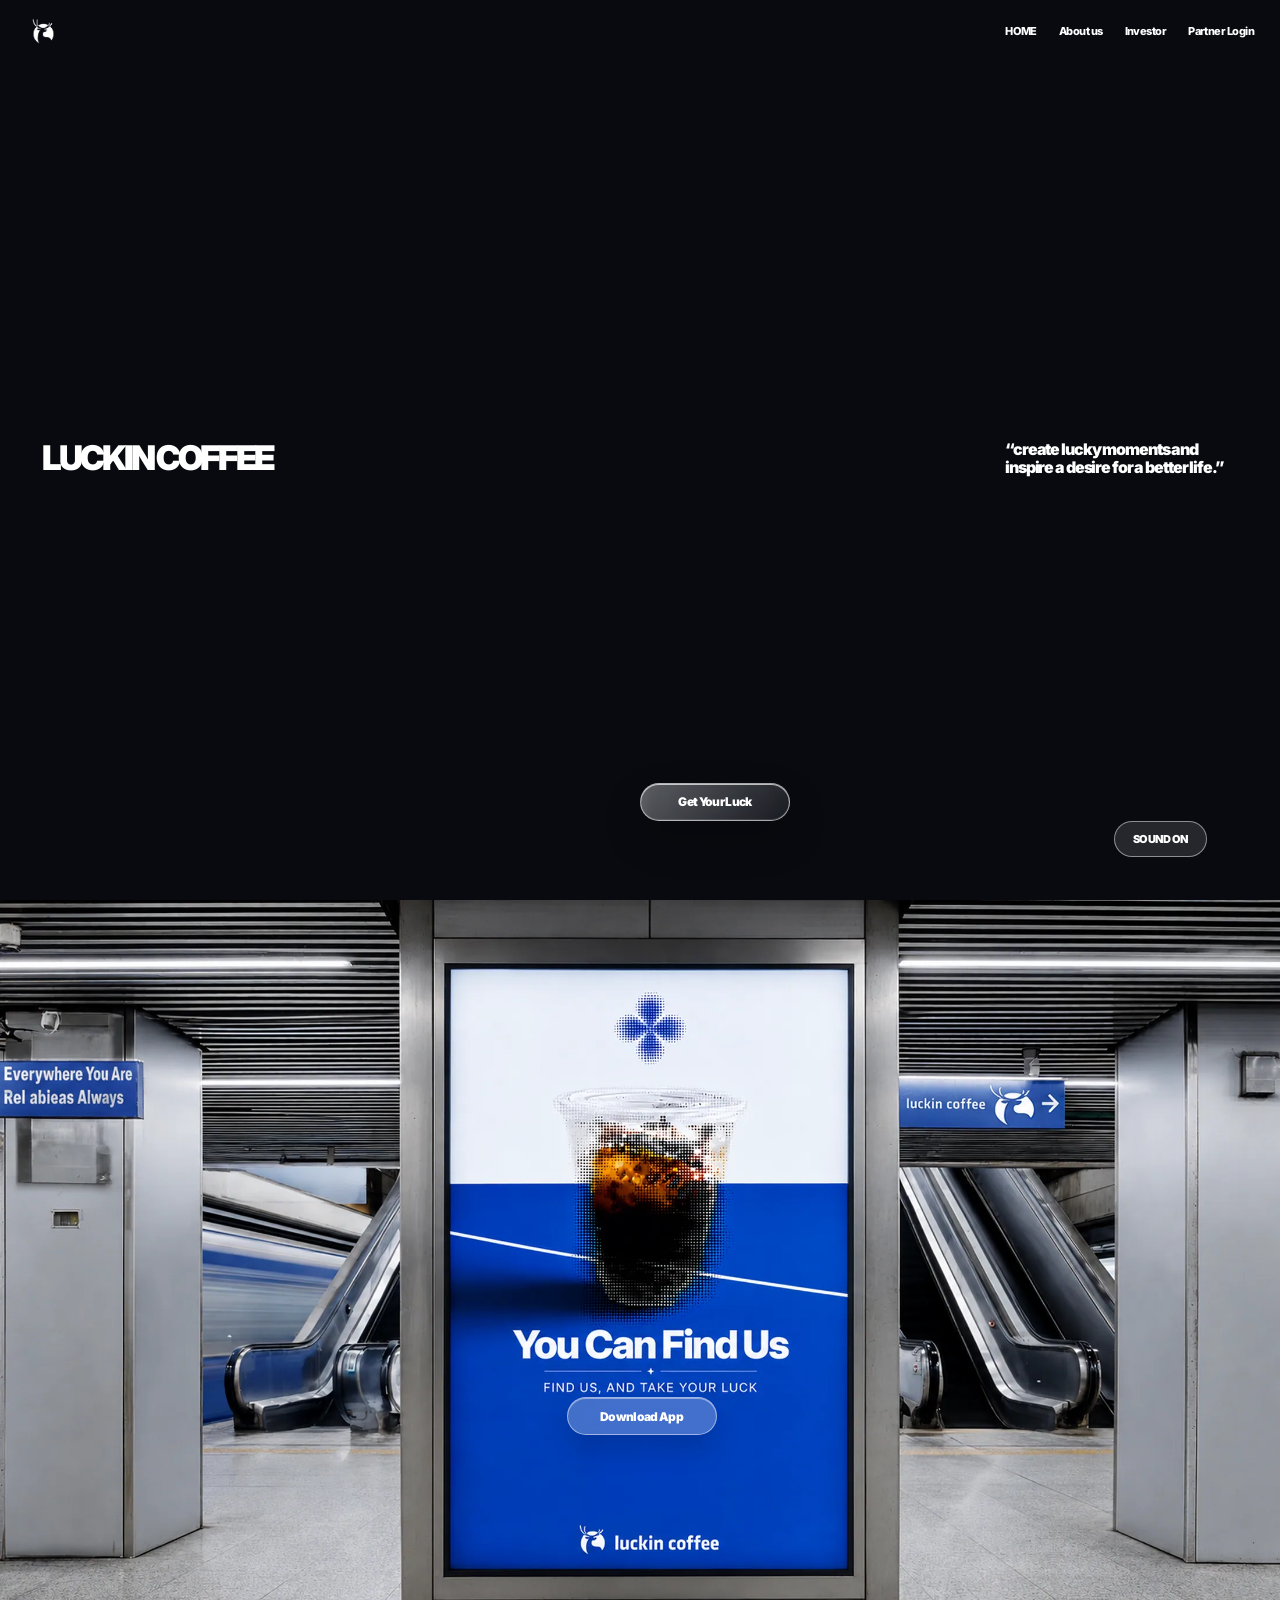
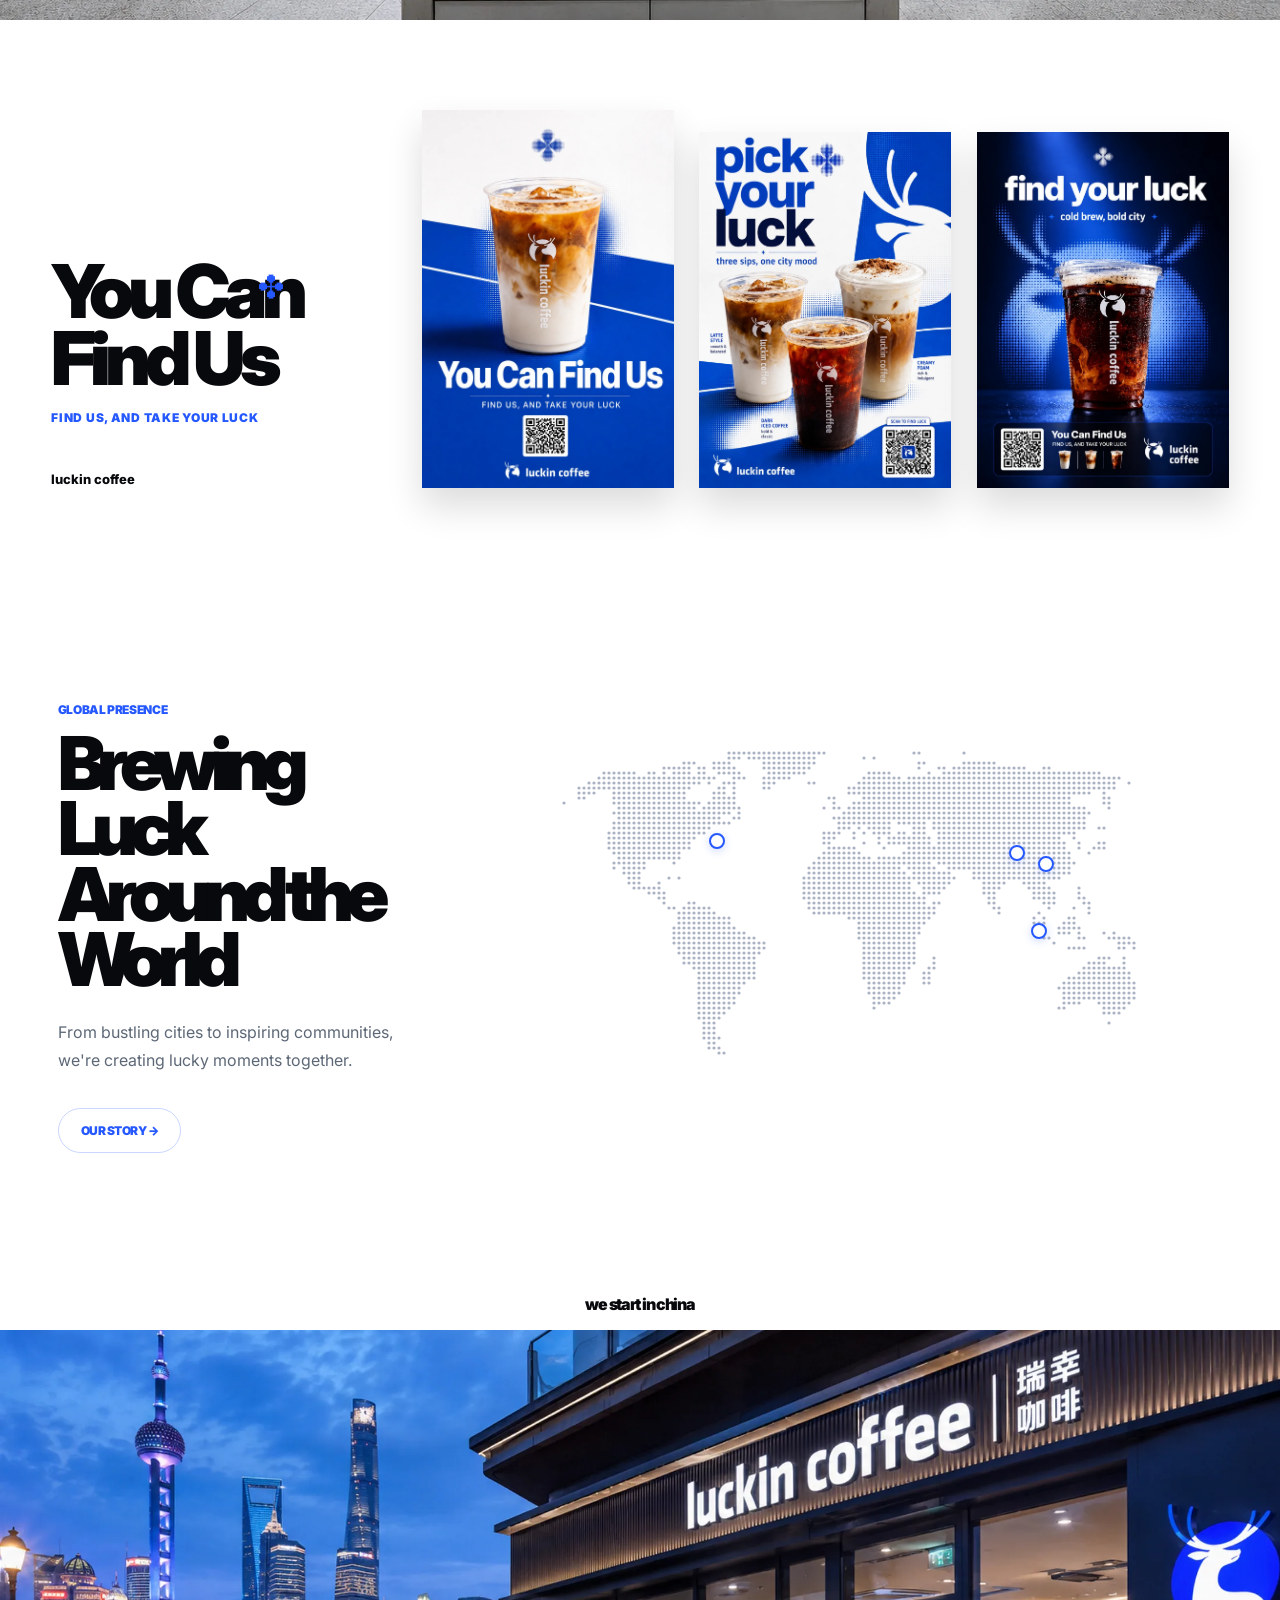
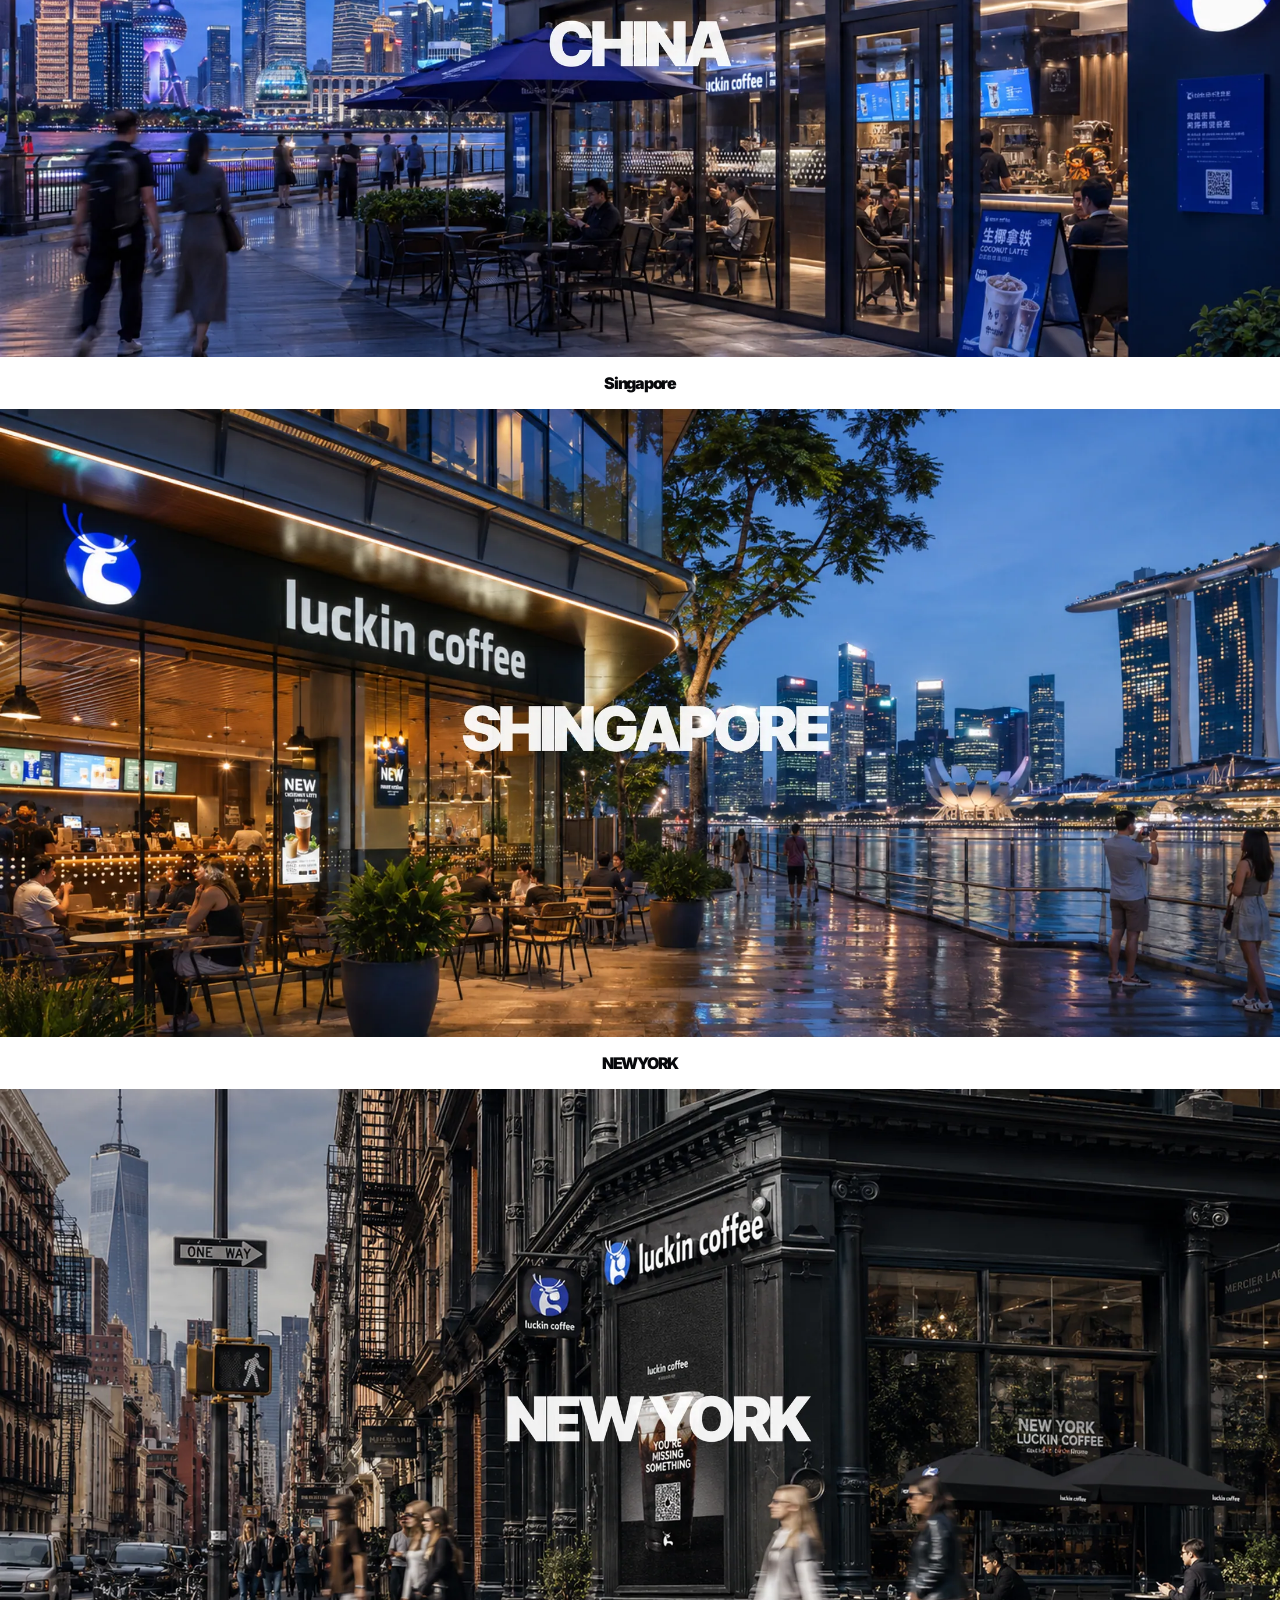
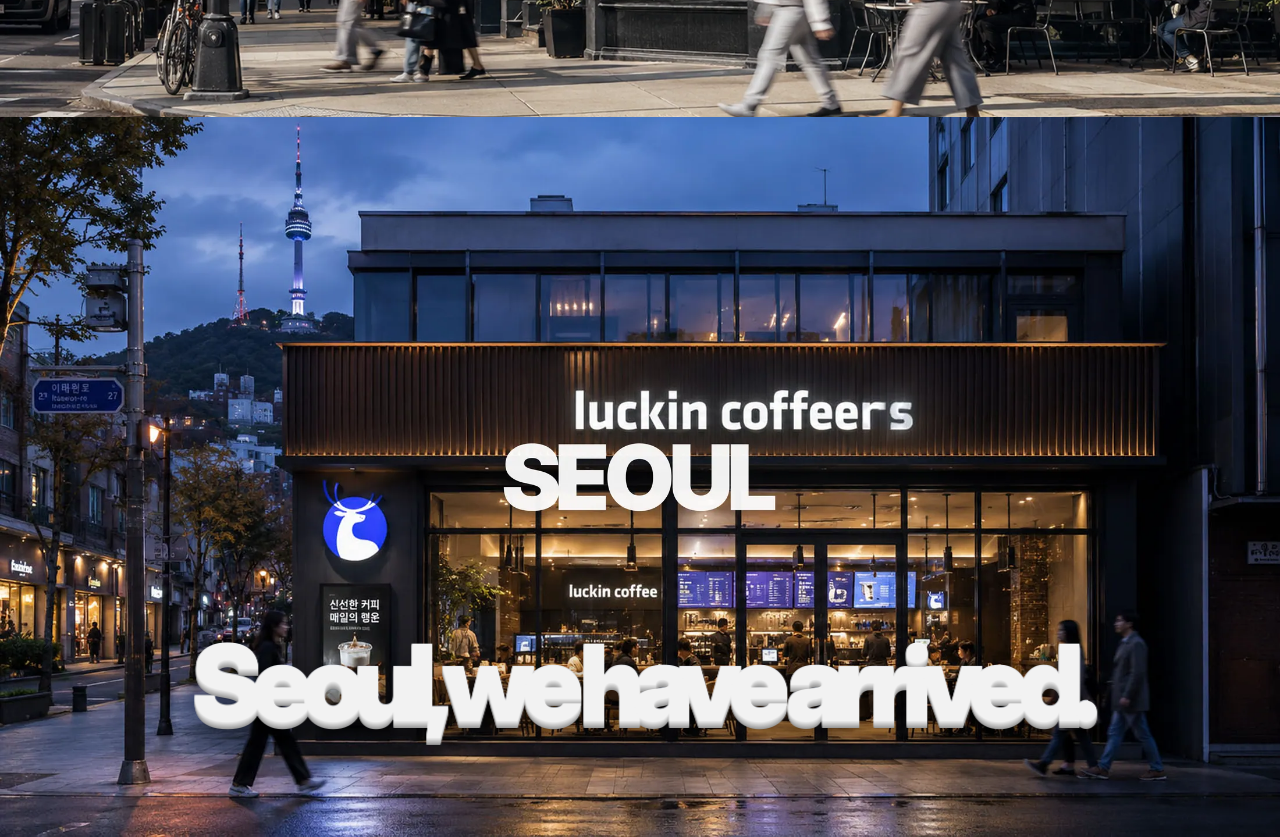
<file: works/luckin/index.html>
<!DOCTYPE html>
<html lang="ko">
<head>
  <meta charset="UTF-8" />
  <meta name="viewport" content="width=device-width, initial-scale=1.0" />

  <title>Luckin Campaign</title>

  <link rel="preconnect" href="https://fonts.googleapis.com" />
  <link rel="preconnect" href="https://fonts.gstatic.com" crossorigin />
  <link
    href="https://fonts.googleapis.com/css2?family=Inter:wght@400;500;600;700;800;900&display=swap"
    rel="stylesheet"
  />

  <link rel="stylesheet" href="./style.css" />
</head>

<body>
  <div class="grain"></div>

  <header class="header" id="header">
    <div class="header__inner">
      <a href="#hero" class="logo" aria-label="Luckin Coffee Home">
        <img src="./imgs/img24.webp" alt="Luckin logo" />
      </a>

      <nav class="nav" id="nav">
        <a href="#hero">HOME</a>
        <a href="about.html">About us</a>
        <a href="investor.html">Investor</a>
        <a href="#subway">Partner Login</a>
      </nav>

      <button class="nav-toggle" id="navToggle" aria-label="Menu" aria-expanded="false">
        <span></span>
        <span></span>
        <span></span>
      </button>
    </div>
  </header>

  <main>
    <!-- 01 HERO VIDEO -->
    <section class="hero" id="hero">
      <video
        class="hero__video"
        id="heroVideo"
        autoplay
        muted
        loop
        playsinline
        preload="auto"
      >
        <source src="./imgs/campaign.mp4" type="video/mp4" />
      </video>

      <div class="hero__dim"></div>

      <div class="hero__content">
        <p class="hero__brand reveal">LUCKIN COFFEE</p>

        <p class="hero__copy reveal delay-1">
          “create lucky moments and<br />
          inspire a desire for a better life.”
        </p>
<a href="./brew.html" class="hero-luck-btn reveal delay-2">
  Get Your Luck
</a>

        <button class="sound-btn reveal delay-2" id="soundBtn" type="button">
          SOUND ON
        </button>
      </div>
    </section>

    <!-- 02 SUBWAY DOWNLOAD SECTION -->
    <section class="subway" id="subway">
      <img
        src="./imgs/img19.webp"
        alt="Luckin subway campaign screen"
        class="subway__img"
      />

      <a href="#" class="download-hotspot" aria-label="Download Luckin Coffee App">
        Download App
      </a>
    </section>

    <!-- 03 POSTERS -->
    <section class="posters" id="posters">
      <div class="posters__left reveal">
        <h2>You Can<br />Find Us</h2>
        <span class="flower">✣</span>
        <p>FIND US, AND TAKE YOUR LUCK</p>
        <small>luckin coffee</small>
      </div>

      <div class="posters__right">
        <article class="poster-card reveal delay-1">
          <img src="./imgs/img20.webp" alt="Luckin poster 1" />
        </article>

        <article class="poster-card reveal delay-2">
          <img src="./imgs/img21.webp" alt="Luckin poster 2" />
        </article>

        <article class="poster-card reveal delay-3">
          <img src="./imgs/img22.webp" alt="Luckin poster 3" />
        </article>
      </div>
    </section>

    <!-- 04 MAP -->
    <section class="map-section" id="map">
      <div class="map-copy reveal">
        <span>GLOBAL PRESENCE</span>
        <h2>Brewing Luck<br />Around the World</h2>
        <p>
          From bustling cities to inspiring communities,<br />
          we're creating lucky moments together.
        </p>
        <a href="#city-china">OUR STORY →</a>
      </div>

      <div class="map-board reveal delay-1" id="mapBoard">
        <canvas id="worldCanvas"></canvas>

        <button class="map-marker" data-name="NEWYORK" data-target="#city-newyork" data-vx="0.31" data-vy="0.27"></button>
        <button class="map-marker" data-name="CHINA" data-target="#city-china" data-vx="0.72" data-vy="0.30"></button>
        <button class="map-marker" data-name="SEOUL" data-target="#city-seoul" data-vx="0.76" data-vy="0.33"></button>
        <button class="map-marker" data-name="SHINGAPORE" data-target="#city-singapore" data-vx="0.75" data-vy="0.51"></button>

        <div class="map-tooltip" id="mapTooltip"></div>
      </div>
    </section>

    <!-- 05 CHINA -->
    <section class="city-wrap" id="city-china" data-city="china">
      <div class="city-caption reveal">we start in china</div>

      <div class="city-stage">
        <img src="./imgs/china.webp" alt="China Luckin Coffee store" class="city-img" />

        <div class="city-dark"></div>

        <div class="organic-flow">
          <span class="flow flow-1"></span>
          <span class="flow flow-2"></span>
          <span class="flow flow-3"></span>
          <span class="flow-line"></span>
        </div>

        <div class="drag-card js-drag-card">
          <div class="drag-card__inner">
            <div class="drag-card__face drag-card__front">
              <img src="./imgs/img11.webp" alt="Shanghai black card" />
            </div>

            <div class="drag-card__face drag-card__back">
              <img src="./imgs/img12.webp" alt="Shanghai white card" />
            </div>
          </div>

          <div class="drag-hint">drag to flip</div>
        </div>
      </div>
    </section>

    <!-- 06 SHINGAPORE -->
    <section class="city-wrap" id="city-singapore" data-city="singapore">
      <div class="city-caption reveal">Singapore</div>

      <div class="city-stage">
        <img src="./imgs/shingapore.webp" alt="Shingapore Luckin Coffee store" class="city-img" />

        <div class="city-dark"></div>

        <div class="organic-flow">
          <span class="flow flow-1"></span>
          <span class="flow flow-2"></span>
          <span class="flow flow-3"></span>
          <span class="flow-line"></span>
        </div>

        <div class="drag-card js-drag-card">
          <div class="drag-card__inner">
            <div class="drag-card__face drag-card__front">
              <img src="./imgs/img14.webp" alt="Singapore black card" />
            </div>

            <div class="drag-card__face drag-card__back">
              <img src="./imgs/img15.webp" alt="Singapore white card" />
            </div>
          </div>

          <div class="drag-hint">drag to flip</div>
        </div>
      </div>
    </section>

    <!-- 07 NEWYORK -->
    <section class="city-wrap" id="city-newyork" data-city="newyork">
      <div class="city-caption reveal">NEWYORK</div>

      <div class="city-stage">
        <img src="./imgs/newyork.webp" alt="New York Luckin Coffee store" class="city-img" />

        <div class="city-dark"></div>

        <div class="organic-flow">
          <span class="flow flow-1"></span>
          <span class="flow flow-2"></span>
          <span class="flow flow-3"></span>
          <span class="flow-line"></span>
        </div>

        <div class="drag-card js-drag-card">
          <div class="drag-card__inner">
            <div class="drag-card__face drag-card__front">
              <img src="./imgs/img05.webp" alt="New York black card" />
            </div>

            <div class="drag-card__face drag-card__back">
              <img src="./imgs/img04.webp" alt="New York white card" />
            </div>
          </div>

          <div class="drag-hint">drag to flip</div>
        </div>
      </div>
    </section>

    <!-- 08 SEOUL GRAND LAUNCH -->
    <section class="city-wrap city-wrap--seoul" id="city-seoul">
      <div class="city-stage seoul-stage">
        <img src="./imgs/seoul.webp" alt="Seoul Luckin Coffee store" class="city-img" />

        <div class="seoul-launch-wrap" id="seoulLaunchWrap">
          <div class="seoul-launch" id="seoulLaunch">
            Seoul, we have arrived.
          </div>
        </div>

        <div class="seoul-impact-ring"></div>
      </div>
    </section>
  </main>

  <script src="./world-map-data.js"></script>
  <script src="./script.js"></script>
</body>
</html>
</file>
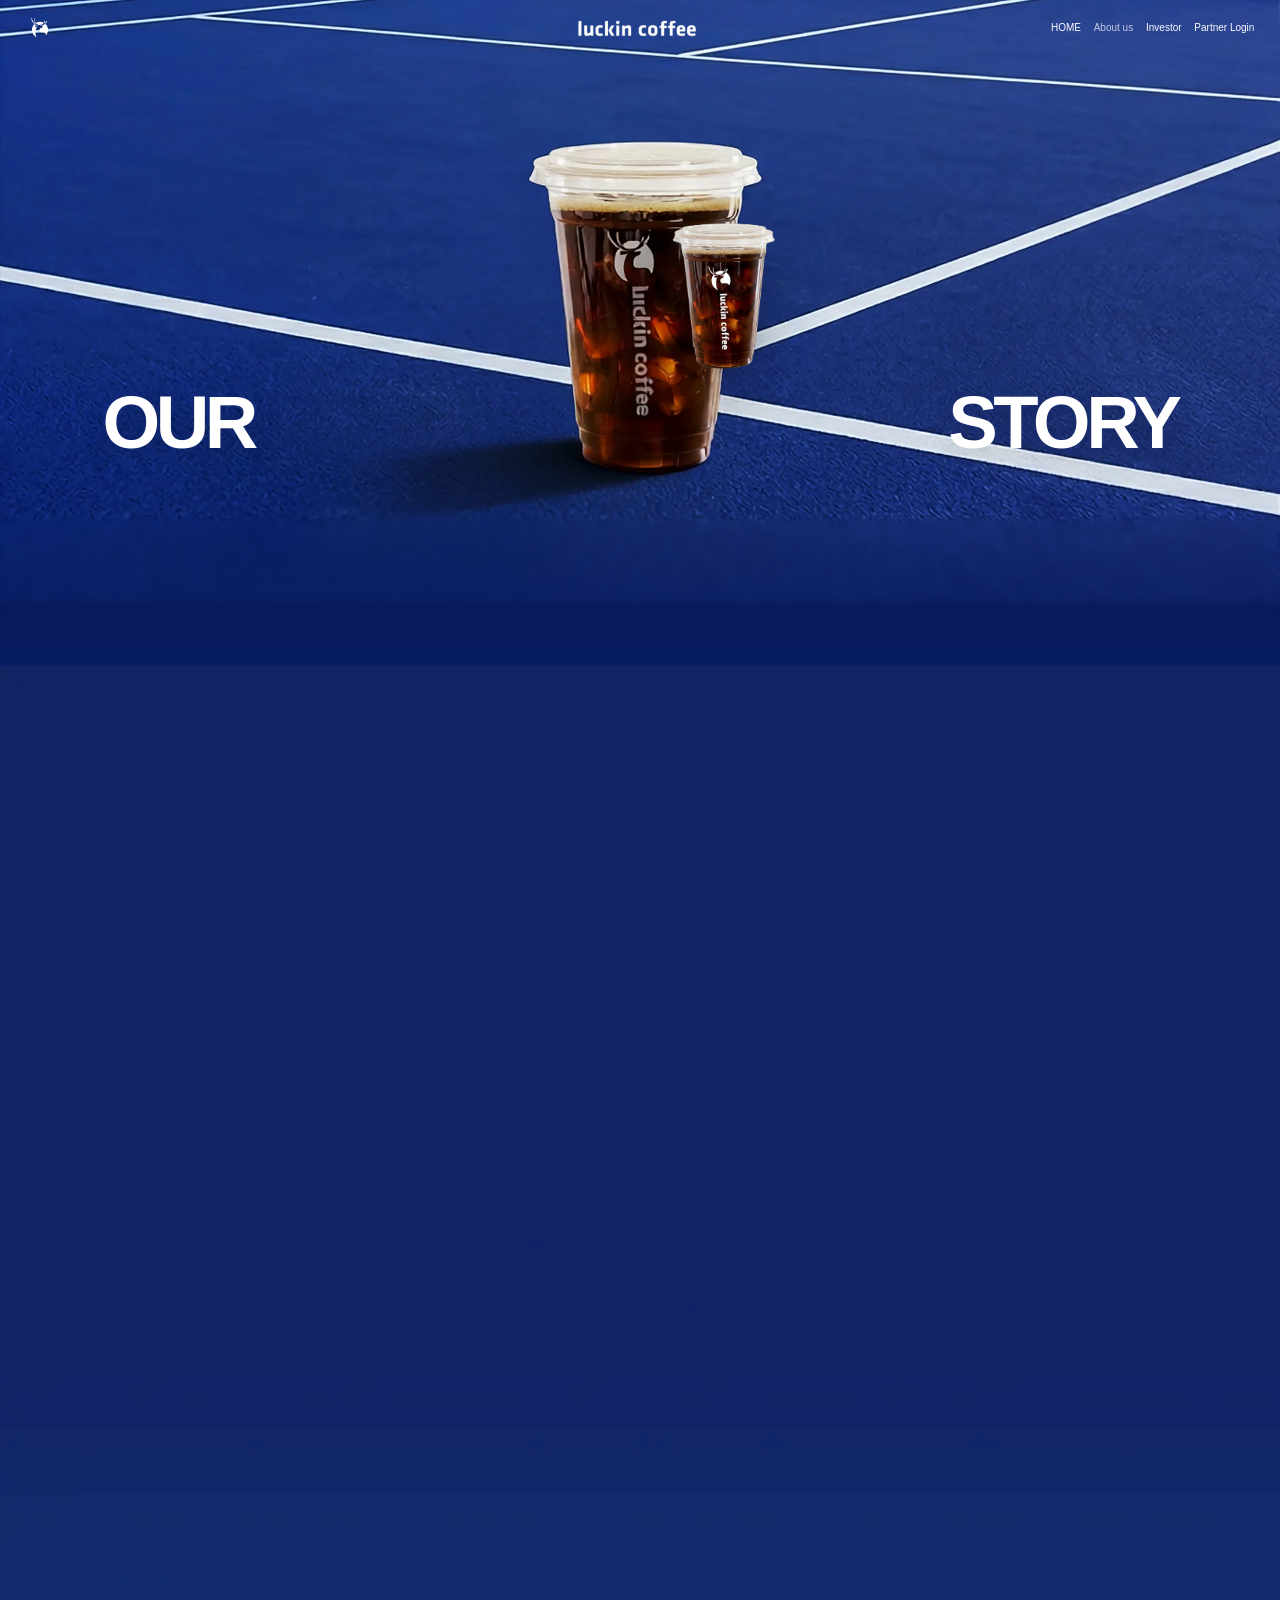
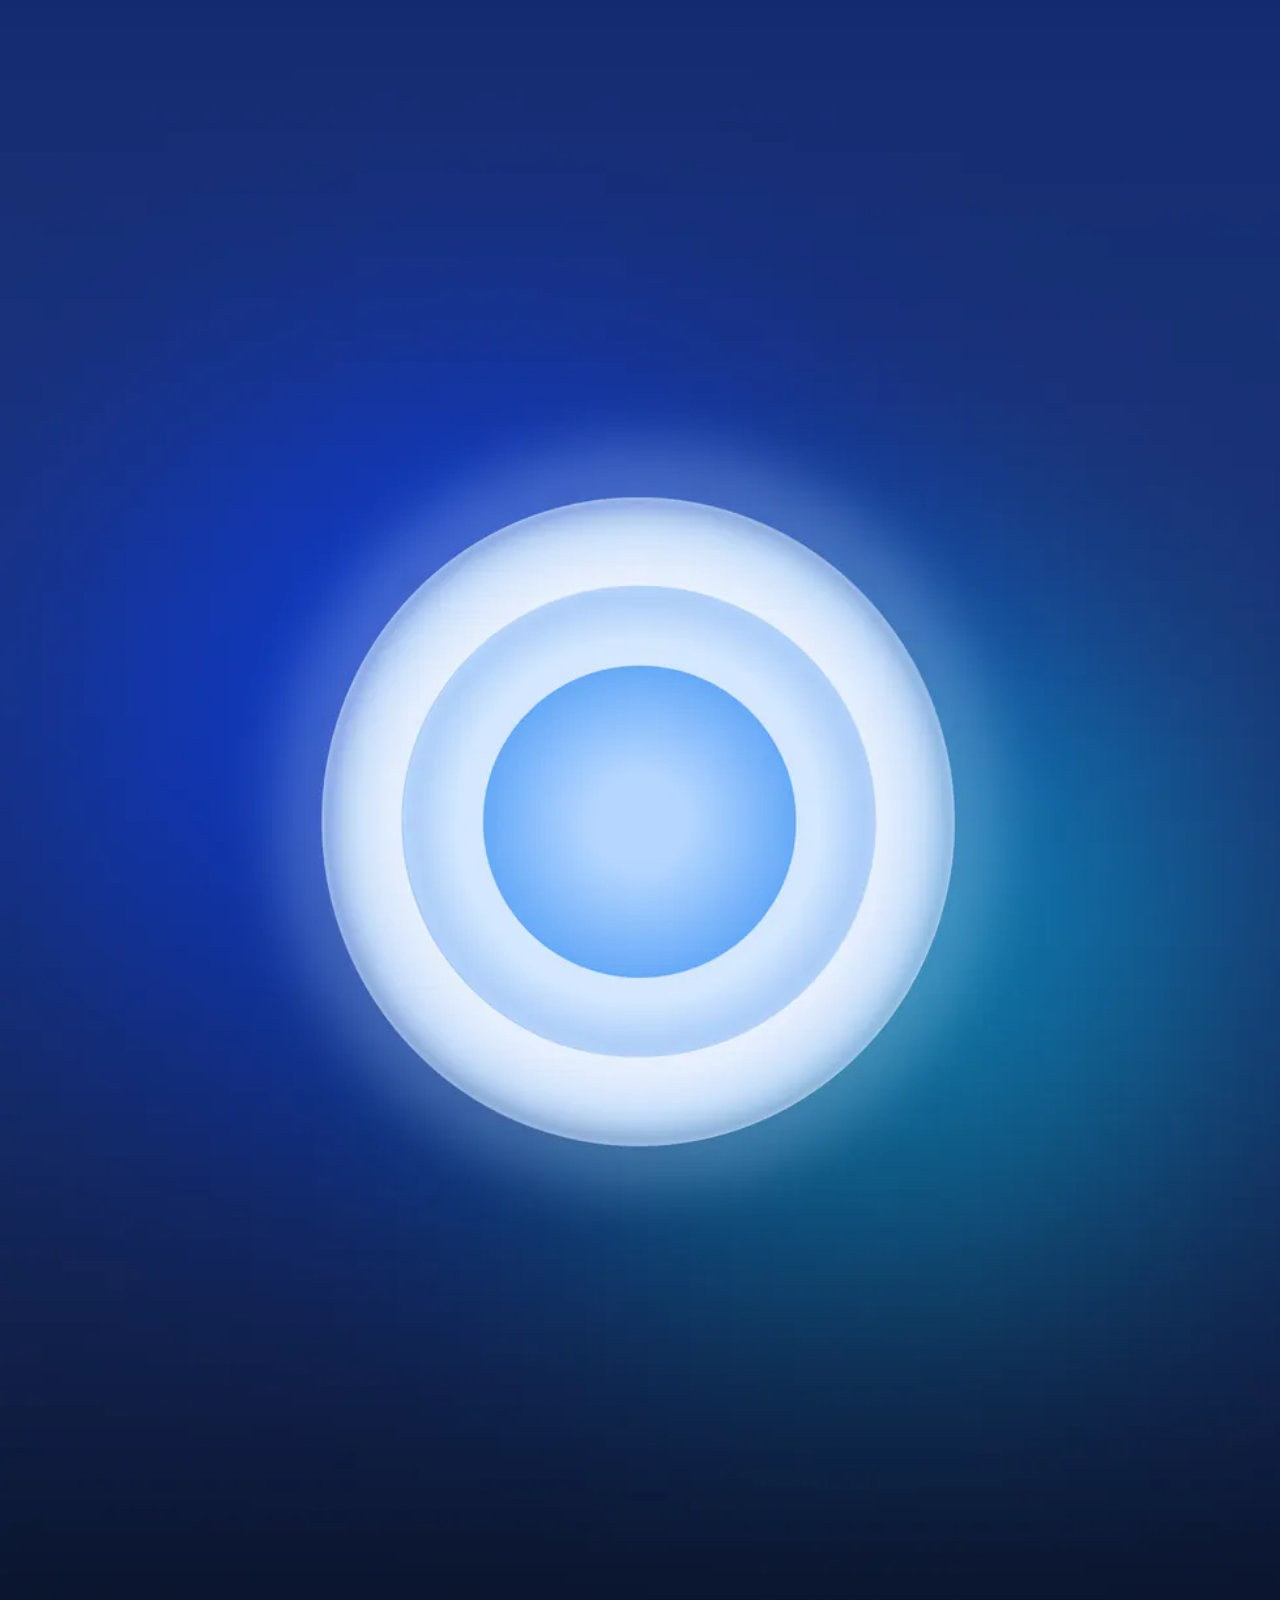
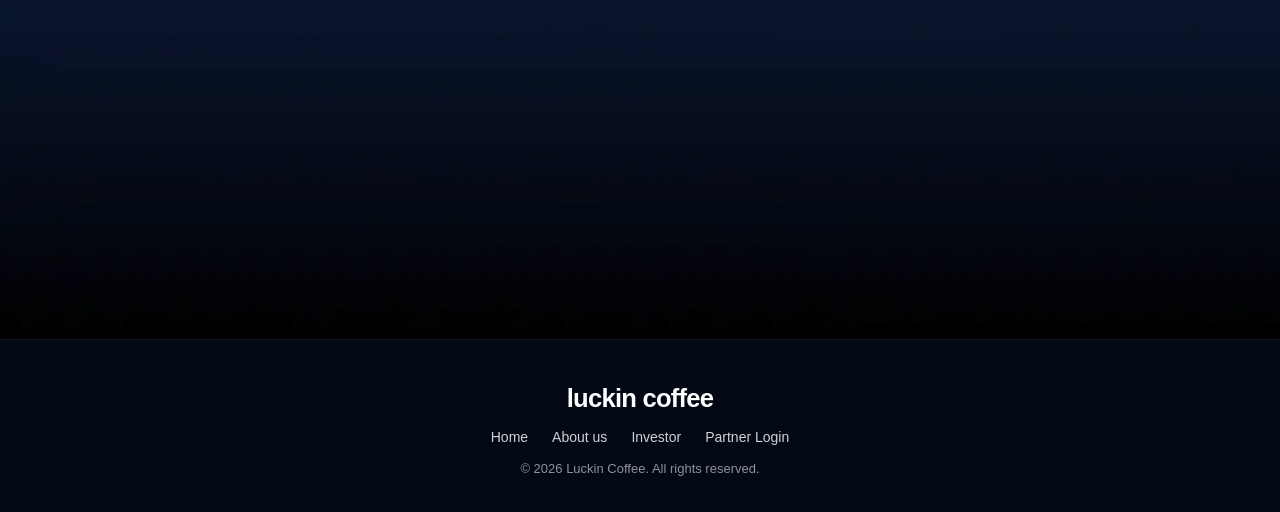
<file: works/luckin-web/about.html>
<!DOCTYPE html>
<html lang="ko">
<head>
  <meta charset="UTF-8" />
  <meta name="viewport" content="width=device-width, initial-scale=1.0" />
  <title>Luckin Coffee | About Us</title>

  <link rel="stylesheet" href="about.css" />
  <link rel="stylesheet" href="vendor/aos.css" />
</head>
<body>

  <!-- HERO -->
  <section class="about-hero" id="aboutHero">
    <img src="imgs/img18.webp" alt="About hero background" class="about-hero-bg" />

    <div class="about-nav-wrap">
      <a href="index.html" class="about-logo-icon">
        <img src="imgs/img21.webp" alt="Luckin logo icon" />
      </a>

      <a href="index.html" class="about-logo-word">
        <img src="imgs/img24.webp" alt="Luckin coffee logo" />
      </a>

      <nav class="about-nav">
        <a href="index.html">HOME</a>
        <a href="about.html" class="is-active">About us</a>
        <a href="investor.html">Investor</a>
        <a href="#">Partner Login</a>
      </nav>
    </div>

    <img
      src="imgs/img12.webp"
      alt="Luckin coffee cup"
      class="about-hero-cup parallax-item"
      data-speed="10"
      data-aos="zoom-in"
      data-aos-duration="1200"
      data-aos-delay="140"
    />

    <h1
      class="hero-word hero-word-left"
      data-aos="fade-right"
      data-aos-duration="1000"
      data-aos-delay="60"
    >
      OUR
    </h1>

    <h1
      class="hero-word hero-word-right"
      data-aos="fade-left"
      data-aos-duration="1000"
      data-aos-delay="120"
    >
      STORY
    </h1>
  </section>

  <!-- BODY -->
  <section class="about-body">
    <img src="imgs/img17.webp" alt="About body background" class="about-body-bg" />

    <div class="about-overlay">

      <!-- MISSION -->
      <div
        class="mission-label text-white"
        data-aos="fade-up"
        data-aos-duration="900"
      >
        BRAND MISSION
      </div>

      <div
        class="mission-title text-white"
        data-aos="fade-up"
        data-aos-duration="1100"
        data-aos-delay="60"
      >
        "create lucky moments and inspire<br />
        a desire for a better life."
      </div>

      <div
        class="mission-desc text-white"
        data-aos="fade-left"
        data-aos-duration="1000"
        data-aos-delay="180"
      >
        Luckin Coffee is the coffee brand<br />
        with the largest number of stores in China.
      </div>

      <img
        src="imgs/img02.webp"
        alt="Brand mission image 1"
        class="mission-img mission-img-1"
        data-aos="zoom-in-right"
        data-aos-duration="1000"
        data-aos-delay="80"
      />

      <img
        src="imgs/img03.webp"
        alt="Brand mission image 2"
        class="mission-img mission-img-2"
        data-aos="zoom-in"
        data-aos-duration="1000"
        data-aos-delay="160"
      />

      <img
        src="imgs/img04.webp"
        alt="Brand mission image 3"
        class="mission-img mission-img-3"
        data-aos="zoom-in-left"
        data-aos-duration="1000"
        data-aos-delay="120"
      />

      <!-- DATA -->
      <div
        class="data-title text-white"
        data-aos="fade-up"
        data-aos-duration="1100"
      >
        Smart Retail, Smarter Coffee<br />
        Driven by Big Data
      </div>

      <img
        src="imgs/img00.webp"
        alt="Luckin app"
        class="data-app parallax-item"
        data-speed="8"
        data-aos="fade-up"
        data-aos-duration="1100"
        data-aos-delay="220"
      />

      <div
        class="data-glass-card"
        data-aos="fade-right"
        data-aos-duration="1000"
        data-aos-delay="150"
      >
        <span>The Intersection of Digital<br />Innovation and Coffee Culture</span>
      </div>

      <!-- VISION -->
      <div
        class="vision-label text-white"
        data-aos="fade-up"
        data-aos-duration="900"
      >
        BRAND VISION
      </div>

      <div
        class="vision-text text-white"
        data-aos="fade-up"
        data-aos-duration="1000"
        data-aos-delay="100"
      >
        "to build a world-class coffee brand and become<br />
        a part of everyone's daily life."
      </div>

      <img
        src="imgs/img21.webp"
        alt="Luckin logo symbol"
        class="vision-logo parallax-item"
        data-speed="6"
        data-aos="zoom-in"
        data-aos-duration="1200"
        data-aos-delay="180"
      />

      <div
        class="vision-values text-white"
        data-aos="fade-up"
        data-aos-duration="1000"
        data-aos-delay="260"
      >
        "Customer First, Integrity, Quality Excellence,<br />
        Continuous Innovation, Self-Criticism, and Mutual Trust &amp; Win-Win,"
      </div>

    </div>
  </section>

  <footer class="about-footer">
    <div class="about-footer-inner">
      <div class="footer-brand">luckin coffee</div>

      <div class="footer-links">
        <a href="index.html">Home</a>
        <a href="about.html">About us</a>
        <a href="#">Investor</a>
        <a href="#">Partner Login</a>
      </div>

      <p class="footer-copy">© 2026 Luckin Coffee. All rights reserved.</p>
    </div>
  </footer>

  <script src="vendor/aos.js"></script>
  <script src="about.js"></script>
</body>
</html>
</file>
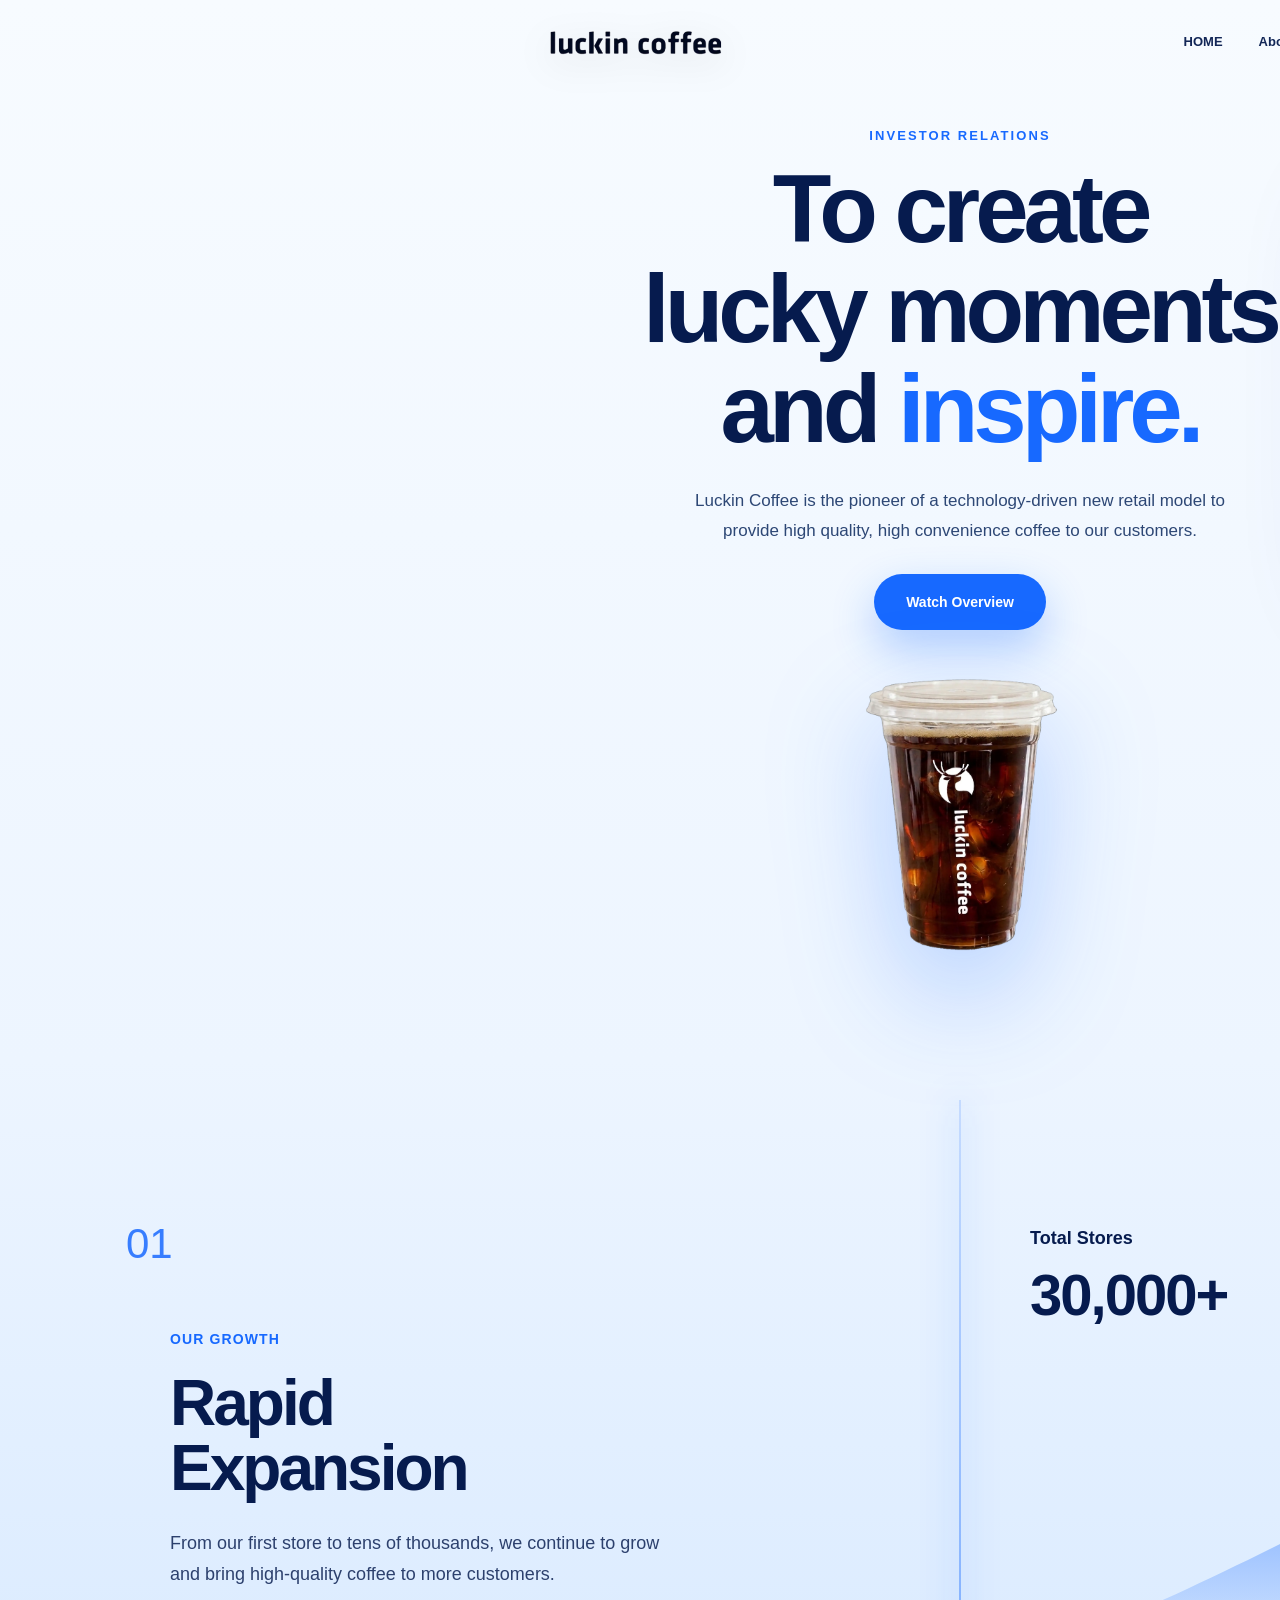
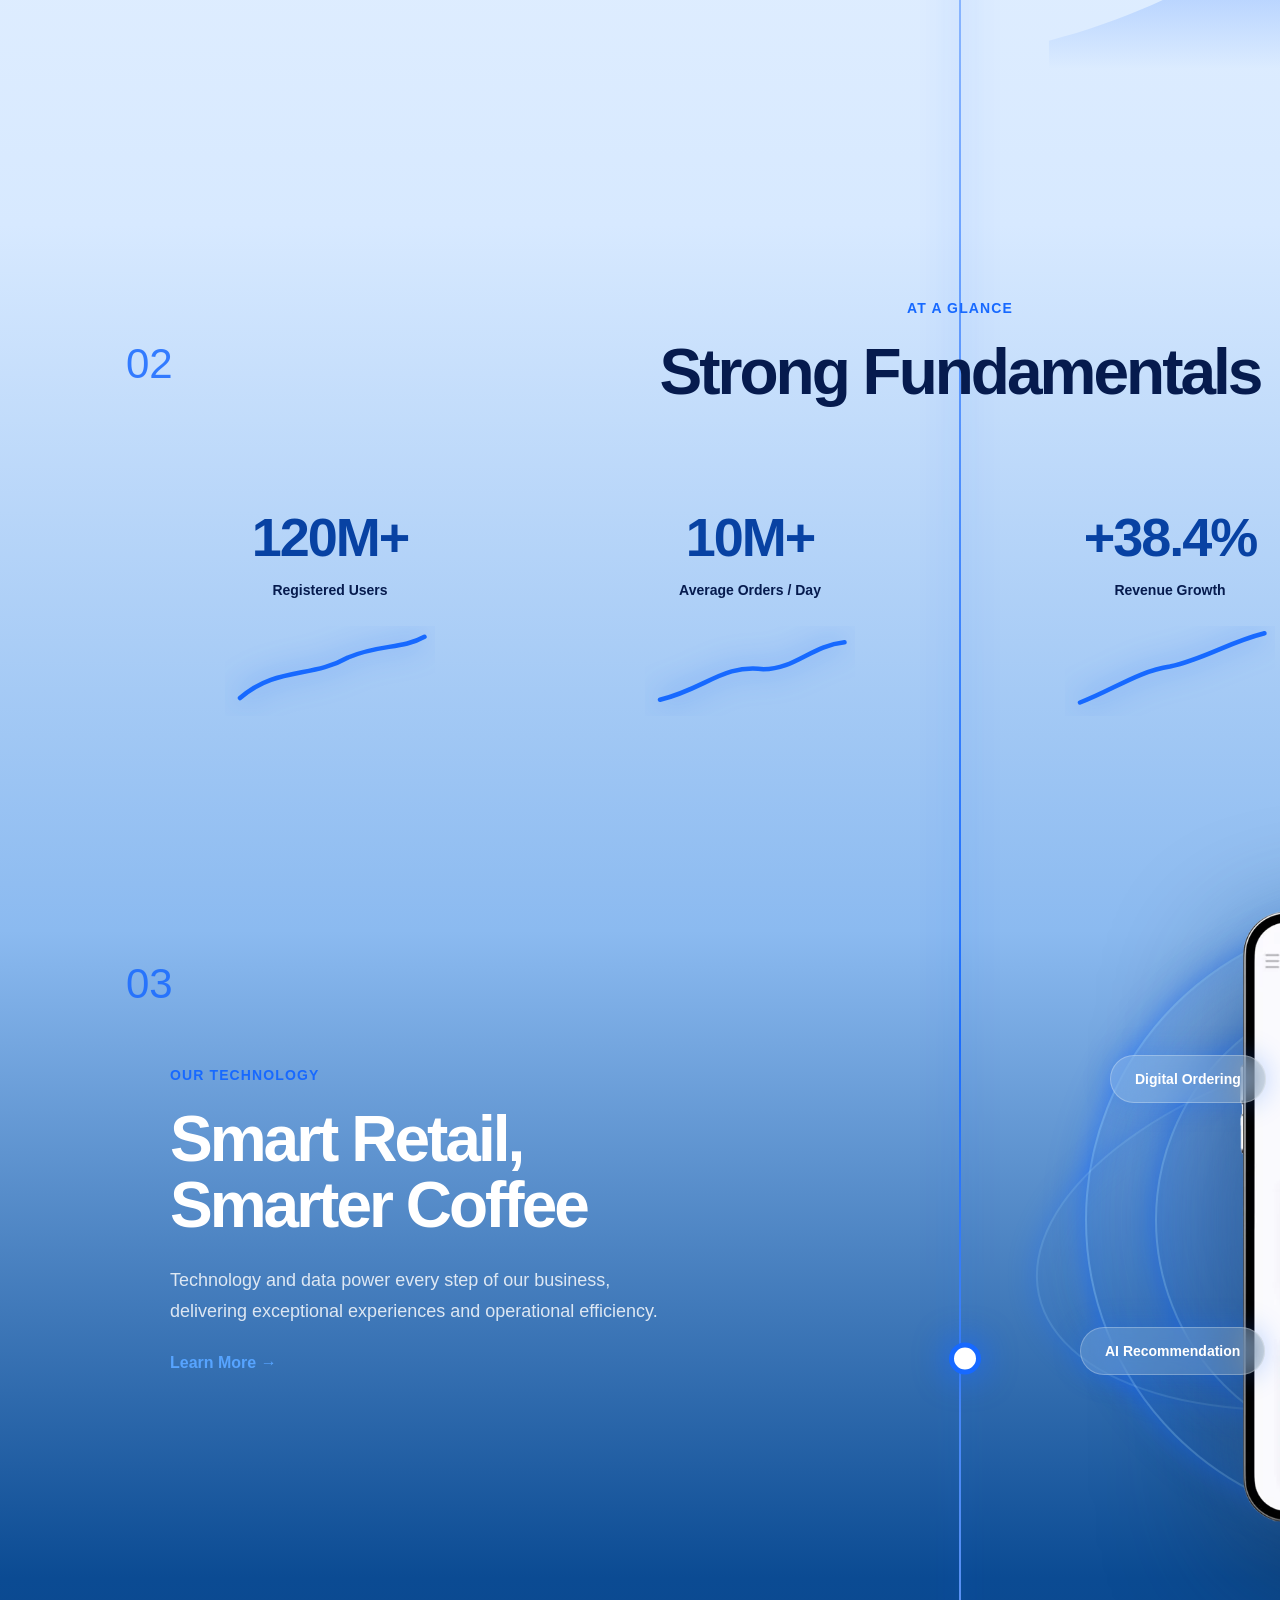
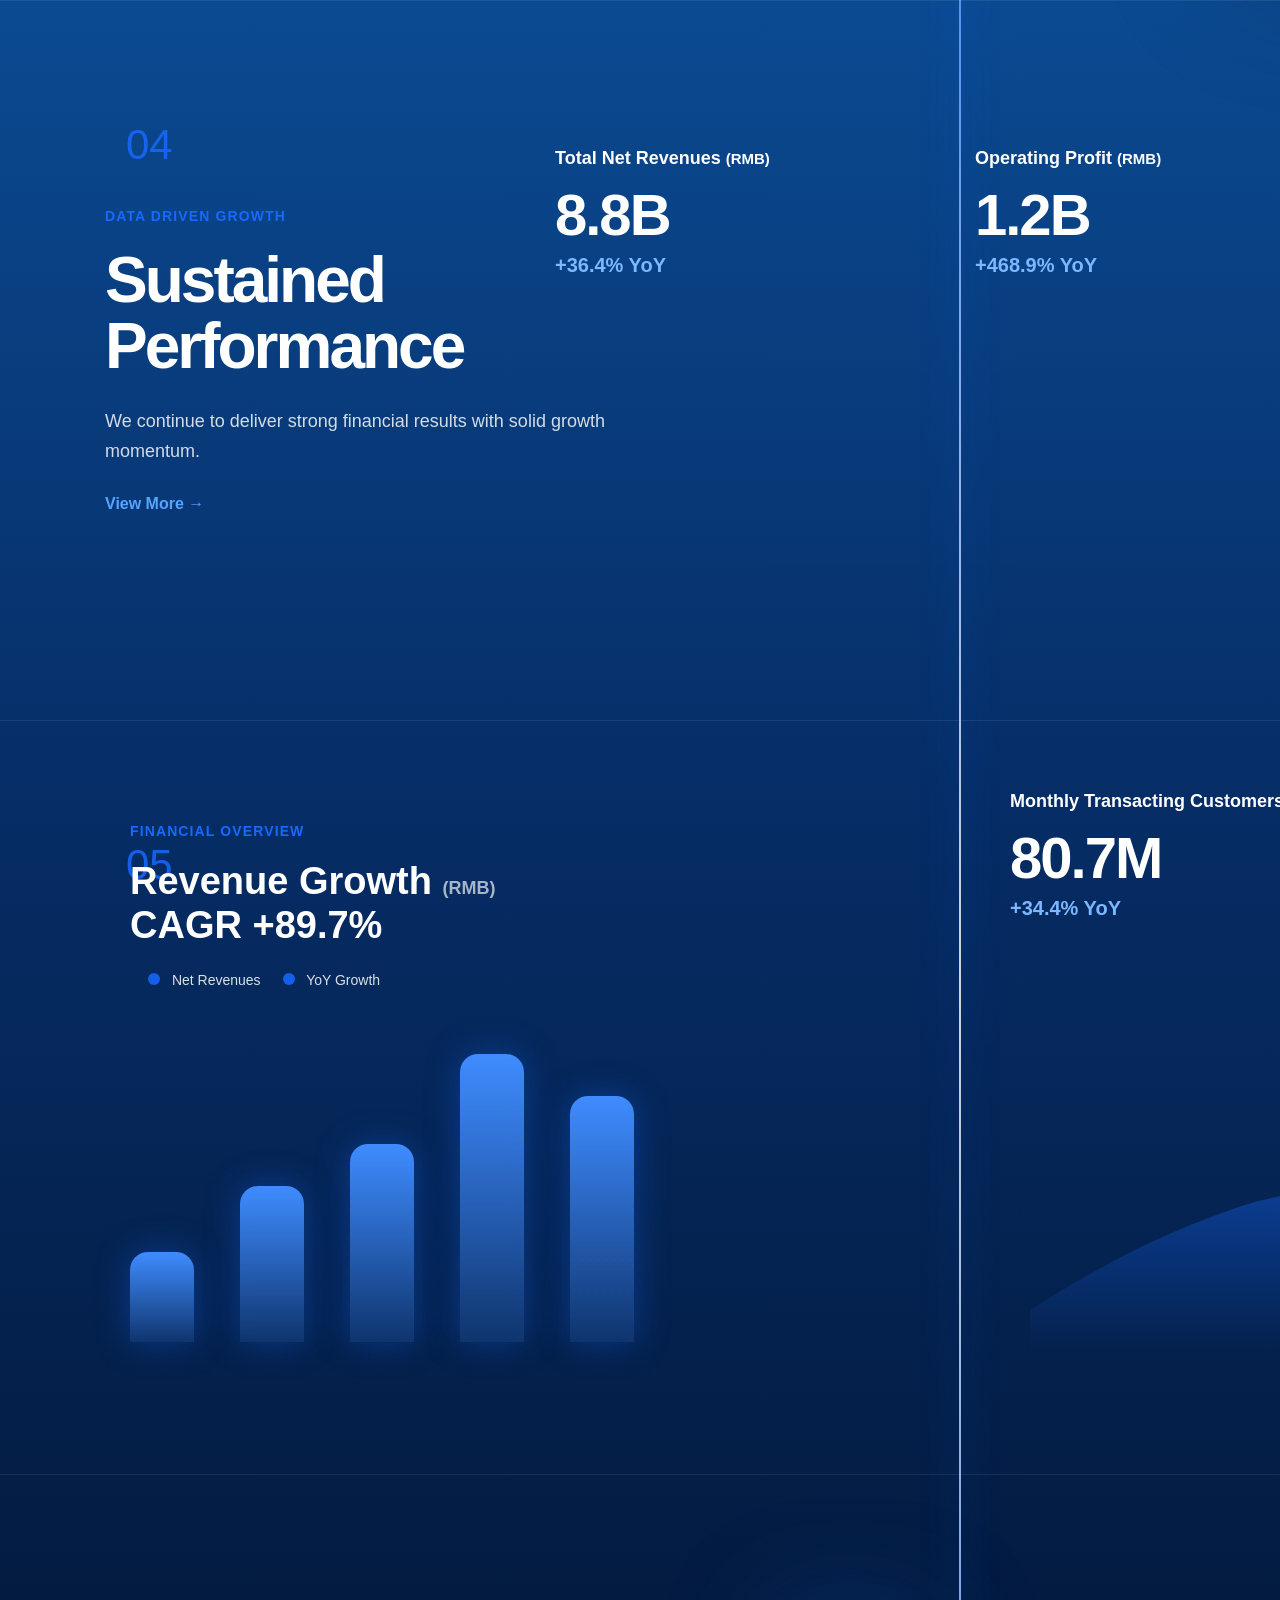
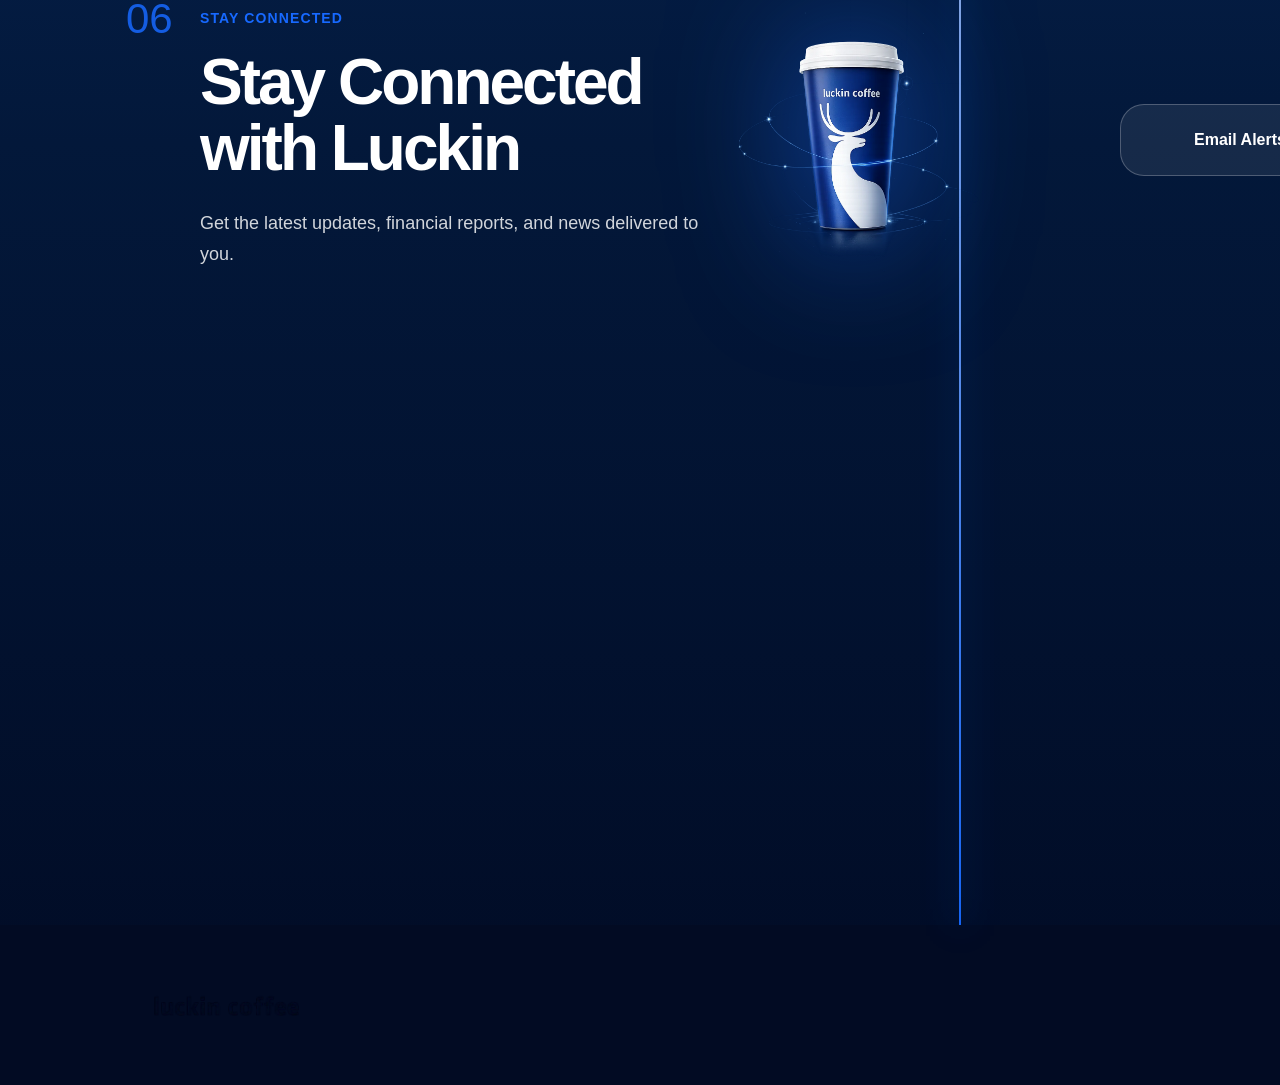
<file: works/luckin-web/investor.html>
<!DOCTYPE html>
<html lang="ko">
<head>
  <meta charset="UTF-8" />
  <meta name="viewport" content="width=1920" />
  <title>Luckin Coffee | Investor</title>
  <link rel="stylesheet" href="investor.css" />
</head>

<body>
<section class="ir-page">

  <div class="ir-nav-wrap">
    <a href="index.html" class="ir-logo-icon">
      <img src="imgs/img20.webp" alt="Luckin logo icon" />
    </a>

    <a href="index.html" class="ir-logo-word">
      <img src="imgs/img23.webp" alt="Luckin coffee logo" />
    </a>

    <nav class="ir-nav">
      <a href="index.html">HOME</a>
      <a href="about.html">About us</a>
      <a href="investor.html" class="is-active">Investor</a>
      <a href="#">Partner Login</a>
    </nav>
  </div>

  <section class="ir-hero">
    <div class="hero-title">
      <p class="eyebrow">INVESTOR RELATIONS</p>
      <h1>To create<br />lucky moments<br />and <span>inspire.</span></h1>
      <p class="hero-desc">
        Luckin Coffee is the pioneer of a technology-driven new retail model
        to provide high quality, high convenience coffee to our customers.
      </p>
      <button class="blue-btn">Watch Overview</button>
    </div>

    <img src="imgs/img12.webp" alt="Luckin coffee" class="hero-cup" />

    <div class="stock-panel">
      <p>OTCID: LKNCY</p>
      <h2>$35.01</h2>
      <strong>+0.25 (+0.72%) ↑</strong>

      <svg viewBox="0 0 520 260">
        <path class="stock-line" d="M20 190 C60 140,95 165,130 125 C170 85,210 120,250 80 C295 35,340 80,385 60 C430 38,470 82,500 58" />
      </svg>

      <div class="time-tabs">
        <span>1D</span><span>1W</span><span>1M</span><span>3M</span><span>1Y</span><span>5Y</span>
      </div>
    </div>
  </section>

  <section class="ir-story">
    <div class="center-line"></div>

    <article class="story-block reveal">
      <div class="section-num">01</div>

      <div class="story-copy">
        <span>OUR GROWTH</span>
        <h2>Rapid<br />Expansion</h2>
        <p>
          From our first store to tens of thousands,
          we continue to grow and bring high-quality coffee to more customers.
        </p>
      </div>

      <div class="visual-chart">
        <p>Total Stores</p>
        <h3>30,000+</h3>

        <svg viewBox="0 0 760 380">
          <defs>
            <linearGradient id="blueArea" x1="0" y1="0" x2="0" y2="1">
              <stop offset="0%" stop-color="#1769ff" stop-opacity="0.78" />
              <stop offset="100%" stop-color="#1769ff" stop-opacity="0" />
            </linearGradient>
          </defs>
          <path class="chart-area" d="M20 330 C100 310,160 278,230 245 C310 205,390 165,500 120 C610 76,690 54,740 35 L740 360 L20 360 Z" />
          <path class="draw-line" d="M20 330 C100 310,160 278,230 245 C310 205,390 165,500 120 C610 76,690 54,740 35" />
        </svg>

        <div class="chart-label">30,000+<br><small>Q4 2025</small></div>
      </div>
    </article>

    <article class="metric-stage reveal">
      <div class="section-num">02</div>

      <div class="stage-title">
        <span>AT A GLANCE</span>
        <h2>Strong Fundamentals</h2>
      </div>

      <div class="metric-line">
        <div class="metric-item">
          <strong>120M+</strong>
          <p>Registered Users</p>
          <svg viewBox="0 0 220 100"><path class="draw-line mini" d="M10 80 C50 45,90 58,130 35 C165 20,190 26,215 12" /></svg>
        </div>

        <div class="metric-item">
          <strong>10M+</strong>
          <p>Average Orders / Day</p>
          <svg viewBox="0 0 220 100"><path class="draw-line mini" d="M10 82 C60 70,80 42,125 48 C160 48,178 22,215 18" /></svg>
        </div>

        <div class="metric-item">
          <strong>+38.4%</strong>
          <p>Revenue Growth</p>
          <svg viewBox="0 0 220 100"><path class="draw-line mini" d="M10 85 C45 72,75 50,110 45 C150 36,175 18,215 8" /></svg>
        </div>

        <div class="metric-item">
          <strong>30,000+</strong>
          <p>Stores</p>
          <svg viewBox="0 0 220 100"><path class="draw-line mini" d="M10 88 C50 78,85 62,120 44 C155 30,185 22,215 10" /></svg>
        </div>
      </div>
    </article>

    <article class="tech-block reveal">
      <div class="section-num">03</div>

      <div class="story-copy">
        <span>OUR TECHNOLOGY</span>
        <h2>Smart Retail,<br />Smarter Coffee</h2>
        <p>
          Technology and data power every step of our business,
          delivering exceptional experiences and operational efficiency.
        </p>
        <a href="#">Learn More →</a>
      </div>

<div class="phone-visual">
  <div class="tech-glow"></div>
  <div class="orbit orbit-1"></div>
  <div class="orbit orbit-2"></div>
  <div class="orbit orbit-3"></div>

  <div class="spark s1"></div>
  <div class="spark s2"></div>
  <div class="spark s3"></div>
  <div class="spark s4"></div>

  <div class="connector c1"></div>
  <div class="connector c2"></div>
  <div class="connector c3"></div>
  <div class="connector c4"></div>

  <img src="imgs/img00.webp" alt="Luckin app" />

  <div class="float-label label-1">Digital Ordering</div>
  <div class="float-label label-2">AI Recommendation</div>
  <div class="float-label label-3">Supply Chain Optimization</div>
  <div class="float-label label-4">Big Data Driven</div>
</div>
    </article>

    <article class="performance-grid reveal">
      <div class="section-num">04</div>

      <div class="story-copy">
        <span>DATA DRIVEN GROWTH</span>
        <h2>Sustained<br />Performance</h2>
        <p>
          We continue to deliver strong financial results with solid growth momentum.
        </p>
        <a href="#">View More →</a>
      </div>

      <div class="small-bar-chart">
        <p>Total Net Revenues <small>(RMB)</small></p>
        <h3>8.8B</h3>
        <strong>+36.4% YoY</strong>
        <div class="bars mini-bars">
          <i style="height:35%"></i>
          <i style="height:48%"></i>
          <i style="height:62%"></i>
          <i style="height:76%"></i>
          <i style="height:94%"></i>
        </div>
      </div>

      <div class="small-bar-chart">
        <p>Operating Profit <small>(RMB)</small></p>
        <h3>1.2B</h3>
        <strong>+468.9% YoY</strong>
        <div class="bars mini-bars">
          <i style="height:28%"></i>
          <i style="height:44%"></i>
          <i style="height:60%"></i>
          <i style="height:78%"></i>
          <i style="height:96%"></i>
        </div>
      </div>

      <div class="small-line-chart">
        <p>Net Profit Margin</p>
        <h3>20.3%</h3>
        <strong>+6.1pp YoY</strong>
        <svg viewBox="0 0 420 220">
          <path class="draw-line" d="M20 180 C70 120,110 90,160 110 C210 130,245 55,300 82 C350 105,380 70,410 78" />
        </svg>
        <div class="chart-label dark">20.3%<br><small>Q4 2025</small></div>
      </div>
    </article>

    <article class="overview-grid reveal">
      <div class="section-num">05</div>

      <div class="combo-chart">
        <span>FINANCIAL OVERVIEW</span>
        <h2>Revenue Growth <small>(RMB)</small><br />CAGR +89.7%</h2>

        <div class="legend">
          <em></em> Net Revenues <em></em> YoY Growth
        </div>

        <div class="combo-bars">
          <i style="height:30%"></i>
          <i style="height:52%"></i>
          <i style="height:66%"></i>
          <i style="height:96%"></i>
          <i style="height:82%"></i>
        </div>

        <svg viewBox="0 0 720 360">
          <path class="draw-line mega" d="M20 280 C110 180,170 130,250 150 C330 170,390 75,500 95 C610 115,650 175,710 90" />
        </svg>
      </div>

      <div class="customer-chart">
        <p>Monthly Transacting Customers <small>(Million)</small></p>
        <h3>80.7M</h3>
        <strong>+34.4% YoY</strong>

        <svg viewBox="0 0 780 420">
          <path class="chart-area" d="M20 360 C100 310,150 285,220 260 C300 230,360 250,430 210 C520 165,600 115,760 58 L760 400 L20 400 Z" />
          <path class="draw-line" d="M20 360 C100 310,150 285,220 260 C300 230,360 250,430 210 C520 165,600 115,760 58" />
        </svg>

        <div class="chart-label dark">80.7M<br><small>Q4 2025</small></div>
      </div>
    </article>

    <article class="cta-section reveal">
      <div class="section-num">06</div>

      <div class="story-copy">
        <span>STAY CONNECTED</span>
        <h2>Stay Connected<br />with Luckin</h2>
        <p>Get the latest updates, financial reports, and news delivered to you.</p>
      </div>

      <img src="imgs/img01.webp" alt="Luckin cup" />

      <button>Email Alerts</button>
      <button>Download Reports</button>
    </article>

    <article class="investor-info reveal">
      <div class="section-num">07</div>

      <div class="story-copy">
        <span>INVESTOR INFORMATION</span>
        <h2>Building value<br />for the future</h2>
        <p>
          We are committed to long-term growth and creating sustainable value
          for our shareholders.
        </p>
      </div>

      <div class="footer-menu">
        <div>
          <h4>Overview</h4>
          <p>Company Overview</p>
          <p>Our Strategy</p>
          <p>Business Model</p>
        </div>
        <div>
          <h4>News & Events</h4>
          <p>Latest News</p>
          <p>Events Calendar</p>
          <p>Press Releases</p>
        </div>
        <div>
          <h4>Financials</h4>
          <p>Financial Results</p>
          <p>SEC Filings</p>
          <p>Stock Information</p>
        </div>
        <div>
          <h4>Governance</h4>
          <p>Board of Directors</p>
          <p>Corporate Governance</p>
          <p>Investor Policies</p>
        </div>
        <div>
          <h4>Resources</h4>
          <p>IR Library</p>
          <p>FAQ</p>
          <p>Contact IR</p>
        </div>
      </div>
    </article>
  </section>

  <footer class="ir-footer">
    <img src="imgs/img23.webp" alt="Luckin coffee logo" />
    <p>© 2026 Luckin Coffee Inc. All Rights Reserved.</p>
  </footer>

</section>

<script src="investor.js"></script>
</body>
</html>
</file>
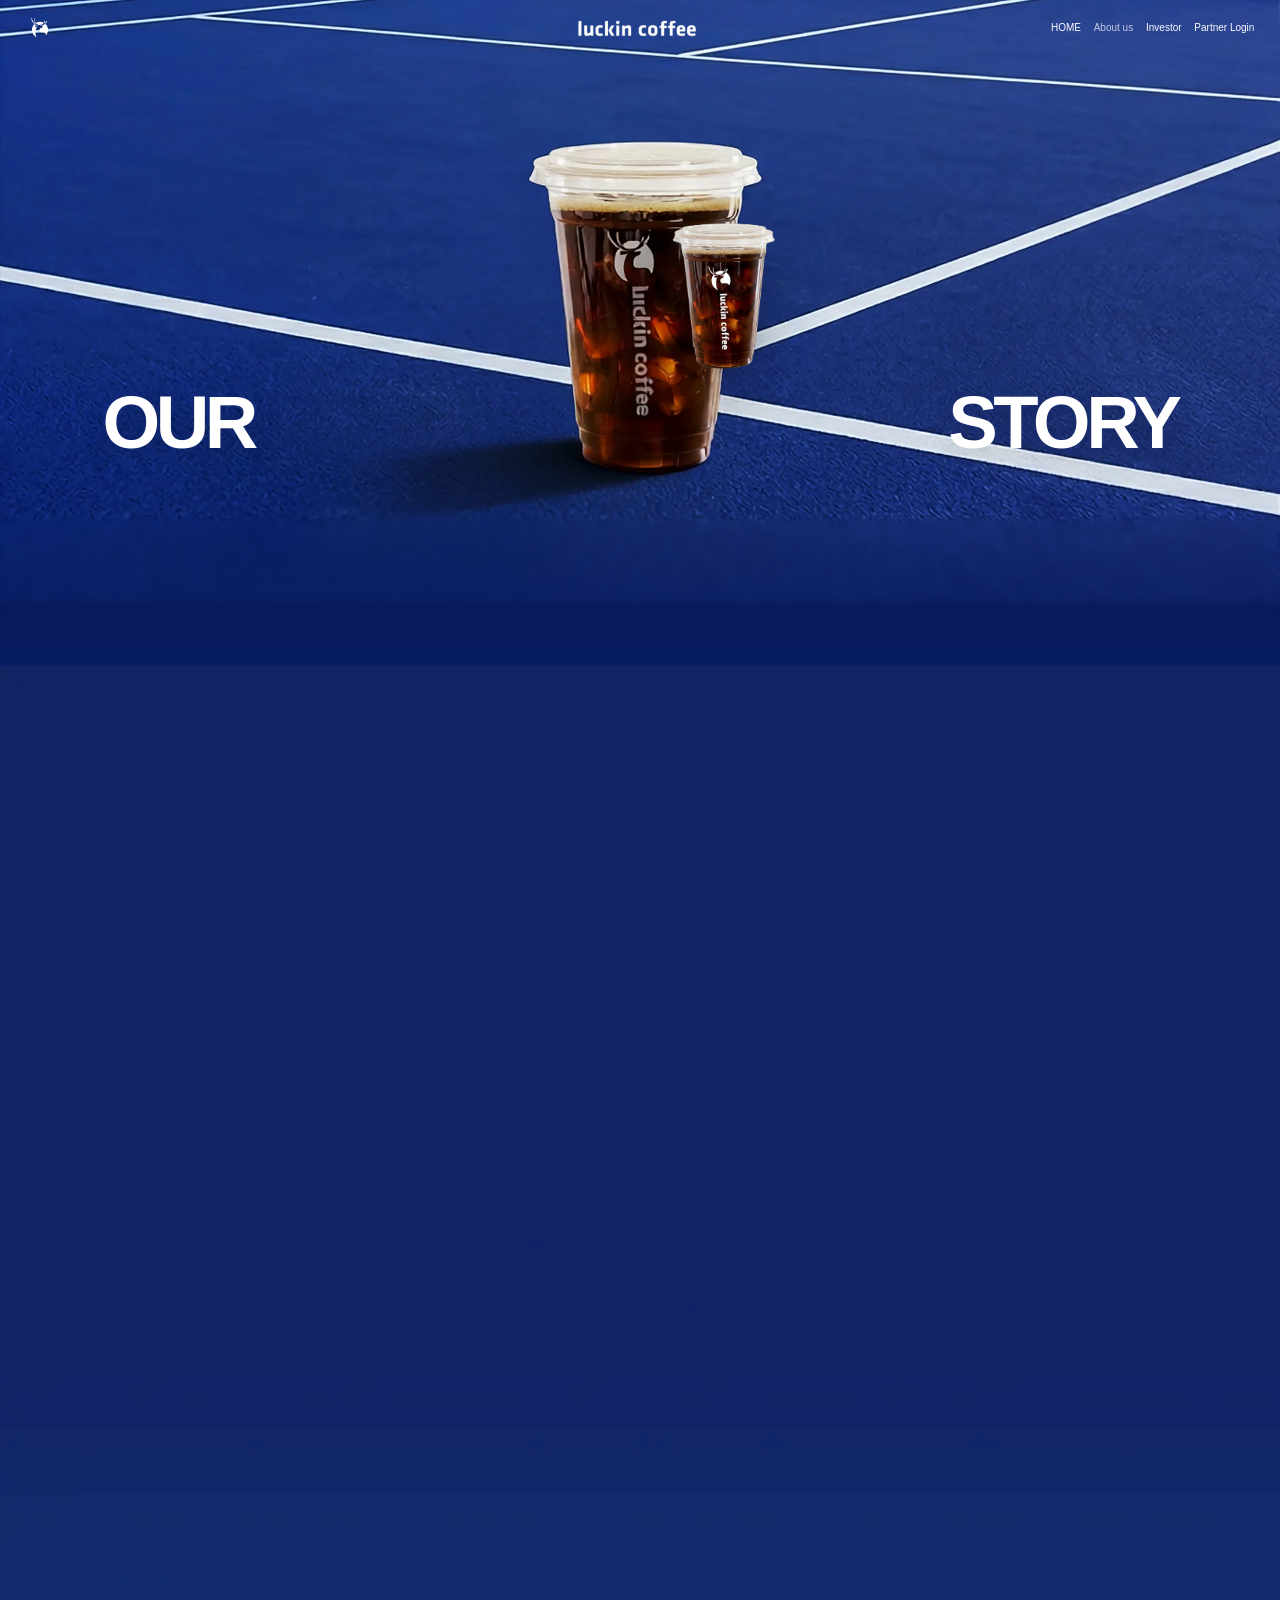
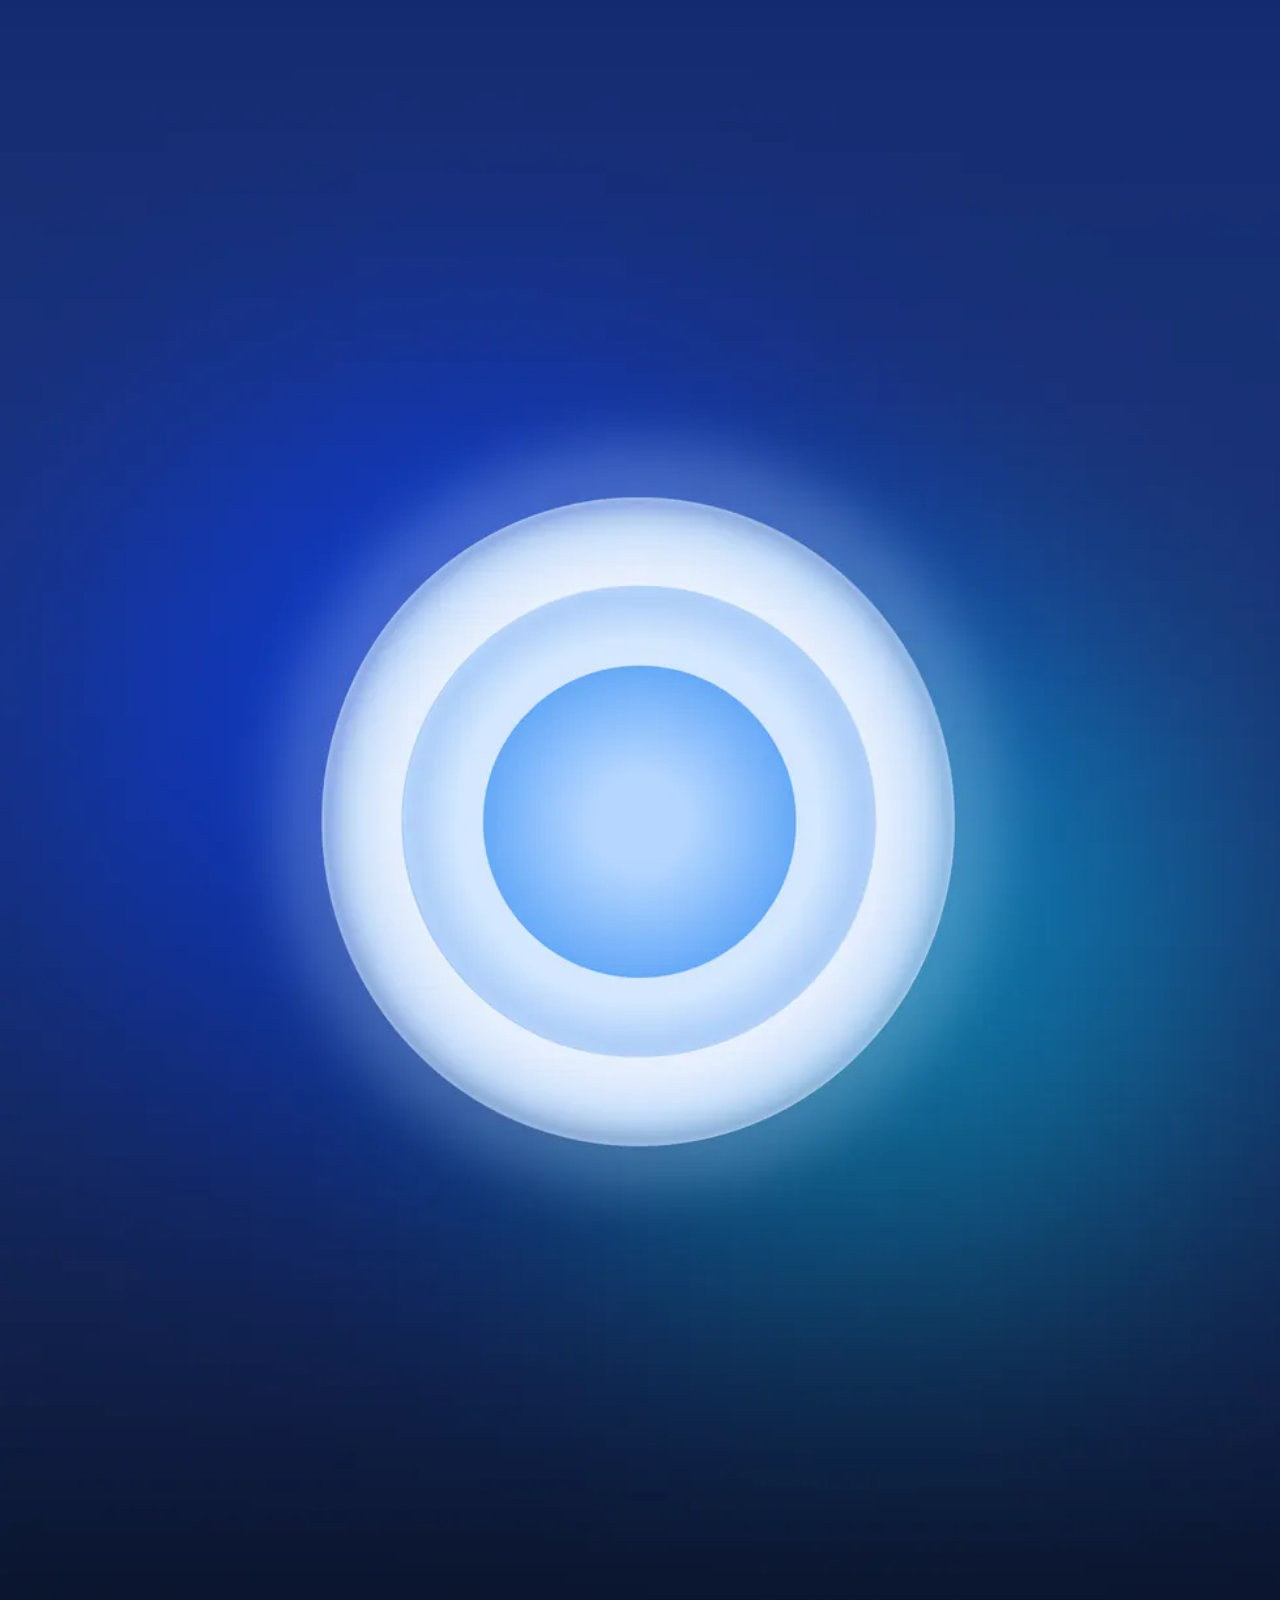
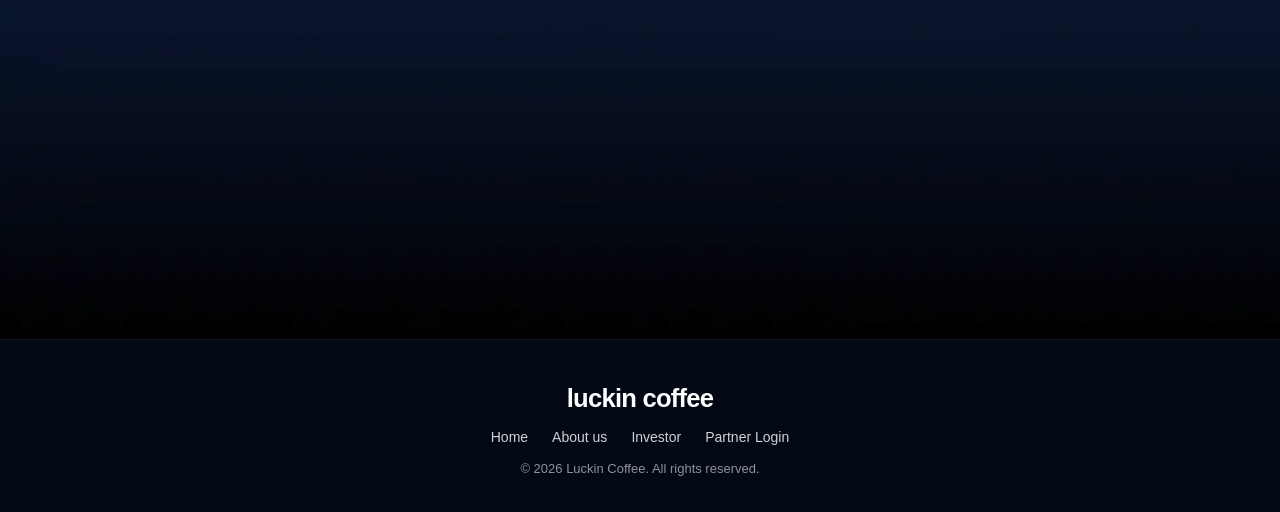
<file: works/luckin/about.html>
<!DOCTYPE html>
<html lang="ko">
<head>
  <meta charset="UTF-8" />
  <meta name="viewport" content="width=device-width, initial-scale=1.0" />
  <title>Luckin Coffee | About Us</title>

  <link rel="stylesheet" href="about.css" />
  <link rel="stylesheet" href="vendor/aos.css" />
</head>
<body>

  <!-- HERO -->
  <section class="about-hero" id="aboutHero">
    <img src="imgs/img17.webp" alt="About hero background" class="about-hero-bg" />

    <div class="about-nav-wrap">
      <a href="index.html" class="about-logo-icon">
        <img src="imgs/img24.webp" alt="Luckin logo icon" />
      </a>

      <a href="index.html" class="about-logo-word">
        <img src="imgs/img26.webp" alt="Luckin coffee logo" />
      </a>

      <nav class="about-nav">
        <a href="index.html">HOME</a>
        <a href="about.html" class="is-active">About us</a>
        <a href="investor.html">Investor</a>
        <a href="#">Partner Login</a>
      </nav>
    </div>

    <img
      src="imgs/4.webp"
      alt="Luckin coffee cup"
      class="about-hero-cup parallax-item"
      data-speed="10"
      data-aos="zoom-in"
      data-aos-duration="1200"
      data-aos-delay="140"
    />

    <h1
      class="hero-word hero-word-left"
      data-aos="fade-right"
      data-aos-duration="1000"
      data-aos-delay="60"
    >
      OUR
    </h1>

    <h1
      class="hero-word hero-word-right"
      data-aos="fade-left"
      data-aos-duration="1000"
      data-aos-delay="120"
    >
      STORY
    </h1>
  </section>

  <!-- BODY -->
  <section class="about-body">
    <img src="imgs/img16.webp" alt="About body background" class="about-body-bg" />

    <div class="about-overlay">

      <!-- MISSION -->
      <div
        class="mission-label text-white"
        data-aos="fade-up"
        data-aos-duration="900"
      >
        BRAND MISSION
      </div>

      <div
        class="mission-title text-white"
        data-aos="fade-up"
        data-aos-duration="1100"
        data-aos-delay="60"
      >
        "create lucky moments and inspire<br />
        a desire for a better life."
      </div>

      <div
        class="mission-desc text-white"
        data-aos="fade-left"
        data-aos-duration="1000"
        data-aos-delay="180"
      >
        Luckin Coffee is the coffee brand<br />
        with the largest number of stores in China.
      </div>

      <img
        src="imgs/1.webp"
        alt="Brand mission image 1"
        class="mission-img mission-img-1"
        data-aos="zoom-in-right"
        data-aos-duration="1000"
        data-aos-delay="80"
      />

      <img
        src="imgs/2.webp"
        alt="Brand mission image 2"
        class="mission-img mission-img-2"
        data-aos="zoom-in"
        data-aos-duration="1000"
        data-aos-delay="160"
      />

      <img
        src="imgs/3.webp"
        alt="Brand mission image 3"
        class="mission-img mission-img-3"
        data-aos="zoom-in-left"
        data-aos-duration="1000"
        data-aos-delay="120"
      />

      <!-- DATA -->
      <div
        class="data-title text-white"
        data-aos="fade-up"
        data-aos-duration="1100"
      >
        Smart Retail, Smarter Coffee<br />
        Driven by Big Data
      </div>

      <img
        src="imgs/img06.webp"
        alt="Luckin app"
        class="data-app parallax-item"
        data-speed="8"
        data-aos="fade-up"
        data-aos-duration="1100"
        data-aos-delay="220"
      />

      <div
        class="data-glass-card"
        data-aos="fade-right"
        data-aos-duration="1000"
        data-aos-delay="150"
      >
        <span>The Intersection of Digital<br />Innovation and Coffee Culture</span>
      </div>

      <!-- VISION -->
      <div
        class="vision-label text-white"
        data-aos="fade-up"
        data-aos-duration="900"
      >
        BRAND VISION
      </div>

      <div
        class="vision-text text-white"
        data-aos="fade-up"
        data-aos-duration="1000"
        data-aos-delay="100"
      >
        "to build a world-class coffee brand and become<br />
        a part of everyone's daily life."
      </div>

      <img
        src="imgs/img24.webp"
        alt="Luckin logo symbol"
        class="vision-logo parallax-item"
        data-speed="6"
        data-aos="zoom-in"
        data-aos-duration="1200"
        data-aos-delay="180"
      />

      <div
        class="vision-values text-white"
        data-aos="fade-up"
        data-aos-duration="1000"
        data-aos-delay="260"
      >
        "Customer First, Integrity, Quality Excellence,<br />
        Continuous Innovation, Self-Criticism, and Mutual Trust &amp; Win-Win,"
      </div>

    </div>
  </section>

  <footer class="about-footer">
    <div class="about-footer-inner">
      <div class="footer-brand">luckin coffee</div>

      <div class="footer-links">
        <a href="index.html">Home</a>
        <a href="about.html">About us</a>
        <a href="investor.html">Investor</a>
        <a href="#">Partner Login</a>
      </div>

      <p class="footer-copy">© 2026 Luckin Coffee. All rights reserved.</p>
    </div>
  </footer>

  <script src="vendor/aos.js"></script>
  <script src="about.js"></script>
</body>
</html>
</file>
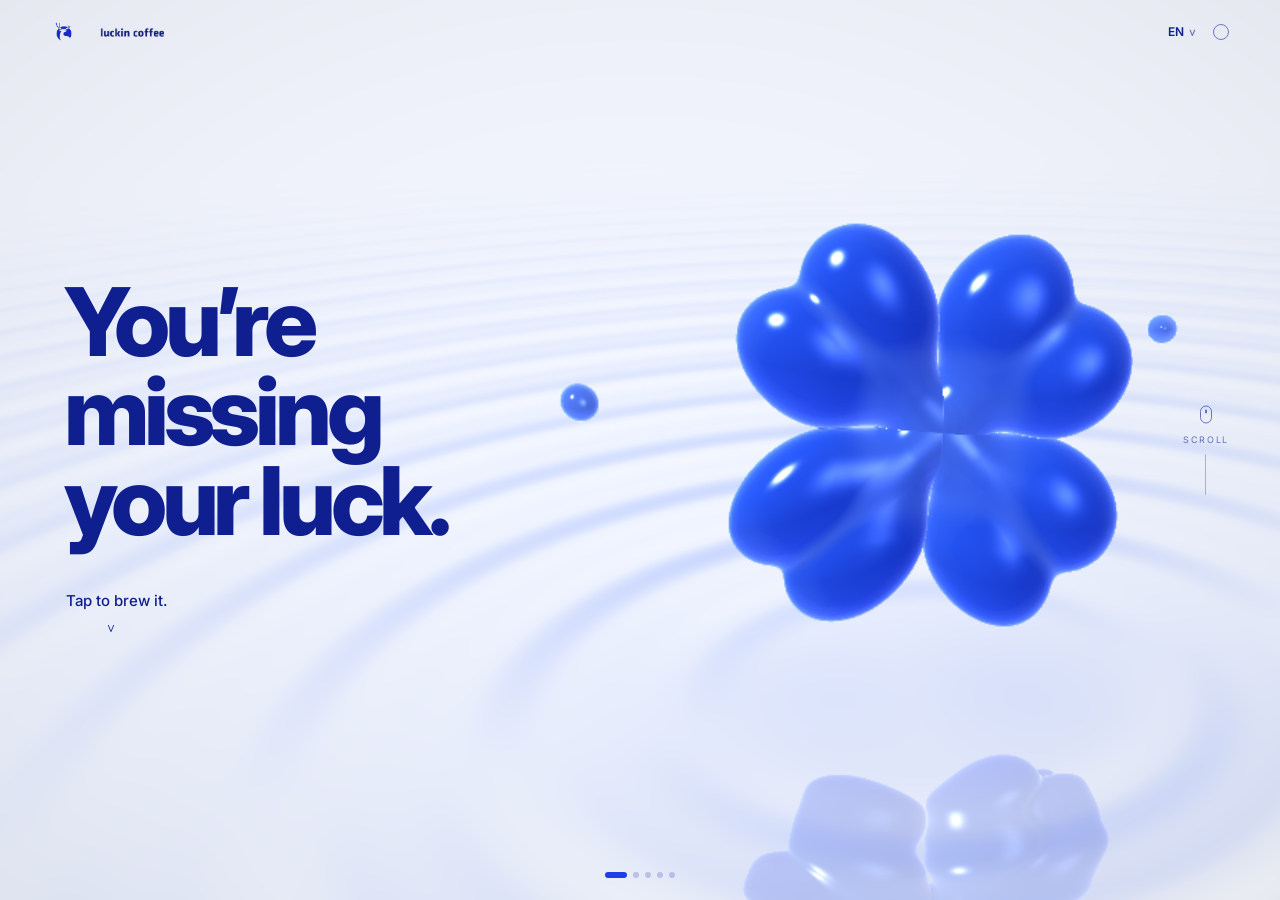
<file: works/luckin/brew.html>
<!doctype html><html><head><meta charset=utf8><meta name=viewport content="width=device-width,initial-scale=1,viewport-fit=cover"><style>:root{color-scheme:light;box-sizing:border-box;padding-top:env(safe-area-inset-top,0px);padding-bottom:env(safe-area-inset-bottom,0px)}html{scroll-padding-top:env(safe-area-inset-top,0px)}body{margin:0;padding:0;font:14px -apple-system,BlinkMacSystemFont,sans-serif;background:#fff;color:#000}img{max-width:100%}[hidden]:not([hidden=until-found i]){display:none!important}</style></head><body>
<!DOCTYPE html>
<html lang="ko">
<head>
  <meta charset="UTF-8" />
  <meta name="viewport" content="width=device-width, initial-scale=1.0, viewport-fit=cover" />
  <title>Luckin Coffee — Brew Your Luck</title>
  <link rel="preconnect" href="https://fonts.googleapis.com" />
  <link rel="preconnect" href="https://fonts.gstatic.com" crossorigin />
  <link href="https://fonts.googleapis.com/css2?family=Inter:wght@400;500;600;700;800&display=swap" rel="stylesheet" />
  <link rel="stylesheet" href="./brew.css" />
</head>
<body data-scene="s1">

  <!-- real-time liquid (WebGL): clover, vortex and water surface -->
  <canvas id="water" class="fx" aria-hidden="true"></canvas>

  <header class="top">
    <a class="brand" href="./index.html" aria-label="luckin coffee home">
      <img src="imgs/deer-blue.png" alt="" class="brand__deer" />
      <img src="imgs/wordmark-blue.png" alt="luckin coffee" class="brand__word" />
    </a>
    <div class="top__r">
      <span class="lang">EN <i>∨</i></span>
      <span class="ring" aria-hidden="true"></span>
    </div>
  </header>

  <p class="scene-tag" id="sceneTag"><b>01</b><span>ENTRY</span></p>

  <!-- 01 ENTRY — glossy clover on water -->
  <section class="scr active" id="s1" aria-label="Entry">
    <div class="s1-grid">
      <div class="s1-copy">
        <h1 class="big">You’re<br />missing<br />your luck.</h1>
        <p class="lede">A lucky reward is waiting in this cup.<br />Only for the ones who brew it first.</p>
        <button class="tap" id="tapBtn" type="button">
          <span>Tap to brew it.</span>
          <i class="caret">∨</i>
        </button>
      </div>

      <button class="clover-btn" id="cloverBtn" type="button" aria-label="Brew my luck">
        <span class="clover-shadow"></span>
        <svg class="clover" id="clover" viewBox="-200 -200 400 400" aria-hidden="true"></svg>
        <span class="bead" style="--x:8%;--y:20%;--s:16px;--d:0s"></span>
        <span class="bead" style="--x:88%;--y:14%;--s:10px;--d:-1.2s"></span>
        <span class="bead" style="--x:94%;--y:58%;--s:20px;--d:-2.4s"></span>
        <span class="bead" style="--x:4%;--y:66%;--s:9px;--d:-3.1s"></span>
        <span class="bead" style="--x:74%;--y:90%;--s:7px;--d:-.6s"></span>
      </button>
    </div>

    <ol class="how" aria-label="How it works">
      <li><b>01</b>Scan</li><li><b>02</b>Brew</li><li><b>03</b>Reveal</li><li><b>04</b>Claim</li>
    </ol>

    <div class="scroll-cue" aria-hidden="true"><span class="mouse"></span><em>SCROLL</em><i></i></div>
  </section>

  <!-- 02 BREWING — liquid vortex -->
  <section class="scr" id="s2" aria-label="Brewing">
    <div class="brew-center">
      <img src="imgs/deer-blue.png" alt="" class="brew-deer" />
      <h2 class="brew-h2">Brewing<br />your luck…</h2>
      <div class="dots"><i></i><i></i><i></i></div>
      <p class="hold-hint" id="holdHint">Hold to stir faster</p>
    </div>
  </section>

  <!-- 03 REVEAL — glass reward card -->
  <section class="scr" id="s3" aria-label="Reveal">
    <div class="split">
      <div class="copy">
        <p class="kicker">Your reward</p>
        <h2 class="unlock">LUCK<br />UNLOCKED</h2>
        <p class="unlock-sub">Something sweet<br />was waiting.</p>
        <div class="cta-col">
          <button class="btn-main" id="claimBtn" type="button">Claim in App →</button>
          <button class="btn-ghost" id="tryAgainBtn" type="button">Try again ↺</button>
        </div>
      </div>

      <div class="card-scene" id="cardScene">
        <div class="g-card" id="gCard">
          <div class="g-face g-back">
            <svg viewBox="-200 -200 400 400" class="g-back__clover" id="cardClover" aria-hidden="true"></svg>
            <span class="g-back__txt">luckin coffee</span>
          </div>
          <div class="g-face g-front">
            <span class="g-holo"></span>
            <span class="g-shine"></span>
            <span class="g-new">NEW</span>
            <span class="g-rarity" id="gRarity">COMMON</span>
            <div class="g-icon" id="gIcon"></div>
            <div class="g-txt">
              <div class="g-name" id="gName">Free Upgrade</div>
              <div class="g-sub" id="gSub">Any drink, any size</div>
              <div class="g-valid" id="gValid">Valid for 7 days</div>
            </div>
          </div>
        </div>
        <span class="bead" style="--x:-4%;--y:12%;--s:22px;--d:-1s"></span>
        <span class="bead" style="--x:102%;--y:26%;--s:14px;--d:-2s"></span>
        <span class="bead" style="--x:96%;--y:92%;--s:26px;--d:-3s"></span>
        <span class="bead" style="--x:6%;--y:98%;--s:10px;--d:0s"></span>
        <div class="sparks" id="sparksEl"></div>
        <div class="confetti" id="confettiEl"></div>
      </div>
    </div>
  </section>

  <!-- 04 CLAIM — reward lives in the app -->
  <section class="scr" id="s4" aria-label="Claim">
    <div class="split">
      <div class="copy">
        <p class="kicker">Claim it</p>
        <h2 class="mid">Your luck lives<br />in the Luckin app.</h2>
        <p class="mid-sub">Download the app<br />to claim your reward.</p>
        <div class="stores">
          <a class="store" href="#" id="storeA">
            <svg viewBox="0 0 24 24" aria-hidden="true"><rect x="6" y="2.5" width="12" height="19" rx="3" fill="none" stroke="currentColor" stroke-width="1.8"/><path d="M10.5 18.5h3" stroke="currentColor" stroke-width="1.8" stroke-linecap="round"/></svg>
            <span><small>Download on the</small>App Store</span>
          </a>
          <a class="store" href="#" id="storeG">
            <svg viewBox="0 0 24 24" aria-hidden="true"><path d="M6 3.8v16.4c0 .7.8 1.1 1.4.7l13-8.2c.6-.4.6-1.2 0-1.6l-13-8.2C6.8 2.7 6 3.1 6 3.8z" fill="currentColor"/></svg>
            <span><small>Get it on</small>Google Play</span>
          </a>
        </div>
        <button class="btn-link" id="toShareBtn" type="button">Share your luck →</button>
      </div>

      <div class="phone-wrap">
        <div class="phone" id="phone">
          <div class="phone__scr">
            <div class="ps-status"><b>9:41</b><span class="ps-icons"><i></i><i></i><i></i></span></div>
            <div class="ps-head"><img src="imgs/deer-white.png" alt="" /><span>luckin coffee</span></div>
            <div class="ps-body">
              <p class="ps-title">My Rewards</p>
              <div class="ps-card">
                <div class="ps-ic" id="psIcon"></div>
                <div>
                  <b id="psName">Free Upgrade</b>
                  <span id="psSub">Any drink, any size</span>
                  <em id="psValid">Valid for 7 days</em>
                </div>
              </div>
              <button class="ps-use" type="button" id="useNow">Use Now</button>
              <div class="ps-row"><span>Vouchers</span><span>View all</span></div>
              <ul class="ps-list">
                <li><i class="v1"></i><span><b>2 Available</b>Coupons ready to use</span><em>›</em></li>
                <li><i class="v2"></i><span><b>Luck Stamps</b>3 / 10 collected</span><em>›</em></li>
              </ul>
            </div>
            <nav class="ps-tab">
              <span><i class="t1"></i>Order</span>
              <span><i class="t2"></i>Pickup</span>
              <span><i class="t3"></i>Scan</span>
            </nav>
          </div>
        </div>
      </div>
    </div>
  </section>

  <!-- 05 SHARE — three luck cards -->
  <section class="scr" id="s5" aria-label="Share">
    <div class="split">
      <div class="copy">
        <p class="kicker">Pass it on</p>
        <h2 class="mid">Share your luck.</h2>
        <p class="mid-sub dark">Good luck looks better<br />when we share.</p>
        <span class="tag">#BrewYourLuck</span>
        <button class="btn-link" id="againBtn" type="button">Brew again ↺</button>
      </div>

      <div class="share-col">
        <div class="fan" id="fan">
          <button class="fc purple" data-i="0" type="button">
            <span class="fc-ttl">Sweet<br />Signal<br />Detected</span>
            <span class="fc-sub">Something sweet<br />was waiting.</span>
            <span class="fc-logo"><img src="imgs/deer-white.png" alt="" />luckin coffee</span>
          </button>
          <button class="fc blue is-main" data-i="1" type="button">
            <span class="fc-ttl">Blue Luck<br />Unlocked</span>
            <span class="fc-sub">Something sweet<br />was waiting.</span>
            <span class="fc-logo"><img src="imgs/deer-white.png" alt="" />luckin coffee</span>
          </button>
          <button class="fc gold" data-i="2" type="button">
            <span class="fc-ttl">Today’s<br />Brew<br />Special</span>
            <span class="fc-sub">Something sweet<br />was waiting.</span>
            <span class="fc-logo"><img src="imgs/deer-white.png" alt="" />luckin coffee</span>
          </button>
        </div>

        <div class="socrow">
          <button class="soc" id="socShare" type="button" aria-label="Share to stories">
            <svg viewBox="0 0 24 24"><rect x="3.5" y="3.5" width="17" height="17" rx="5" fill="none" stroke="currentColor" stroke-width="1.8"/><circle cx="12" cy="12" r="4" fill="none" stroke="currentColor" stroke-width="1.8"/><circle cx="17.2" cy="6.8" r="1.1" fill="currentColor"/></svg>
          </button>
          <button class="soc" id="socX" type="button" aria-label="Share on X">
            <svg viewBox="0 0 24 24"><path d="M5 4l14 16M19 4L5 20" stroke="currentColor" stroke-width="2" stroke-linecap="round"/></svg>
          </button>
          <button class="soc" id="socDownload" type="button" aria-label="Download card">
            <svg viewBox="0 0 24 24"><path d="M12 4v11M7.5 10.5 12 15l4.5-4.5M5 20h14" fill="none" stroke="currentColor" stroke-width="1.9" stroke-linecap="round" stroke-linejoin="round"/></svg>
          </button>
          <button class="soc" id="socMore" type="button" aria-label="More">
            <svg viewBox="0 0 24 24"><circle cx="6" cy="12" r="1.7" fill="currentColor"/><circle cx="12" cy="12" r="1.7" fill="currentColor"/><circle cx="18" cy="12" r="1.7" fill="currentColor"/></svg>
          </button>
        </div>
      </div>
    </div>
  </section>

  <nav class="steps" id="steps" aria-label="진행 단계">
    <i class="on"></i><i></i><i></i><i></i><i></i>
  </nav>

  <div class="toast" id="toast"></div>

  <script src="./water.js"></script>
  <script src="./brew.js"></script>
</body>
</html>

</body></html>
</file>
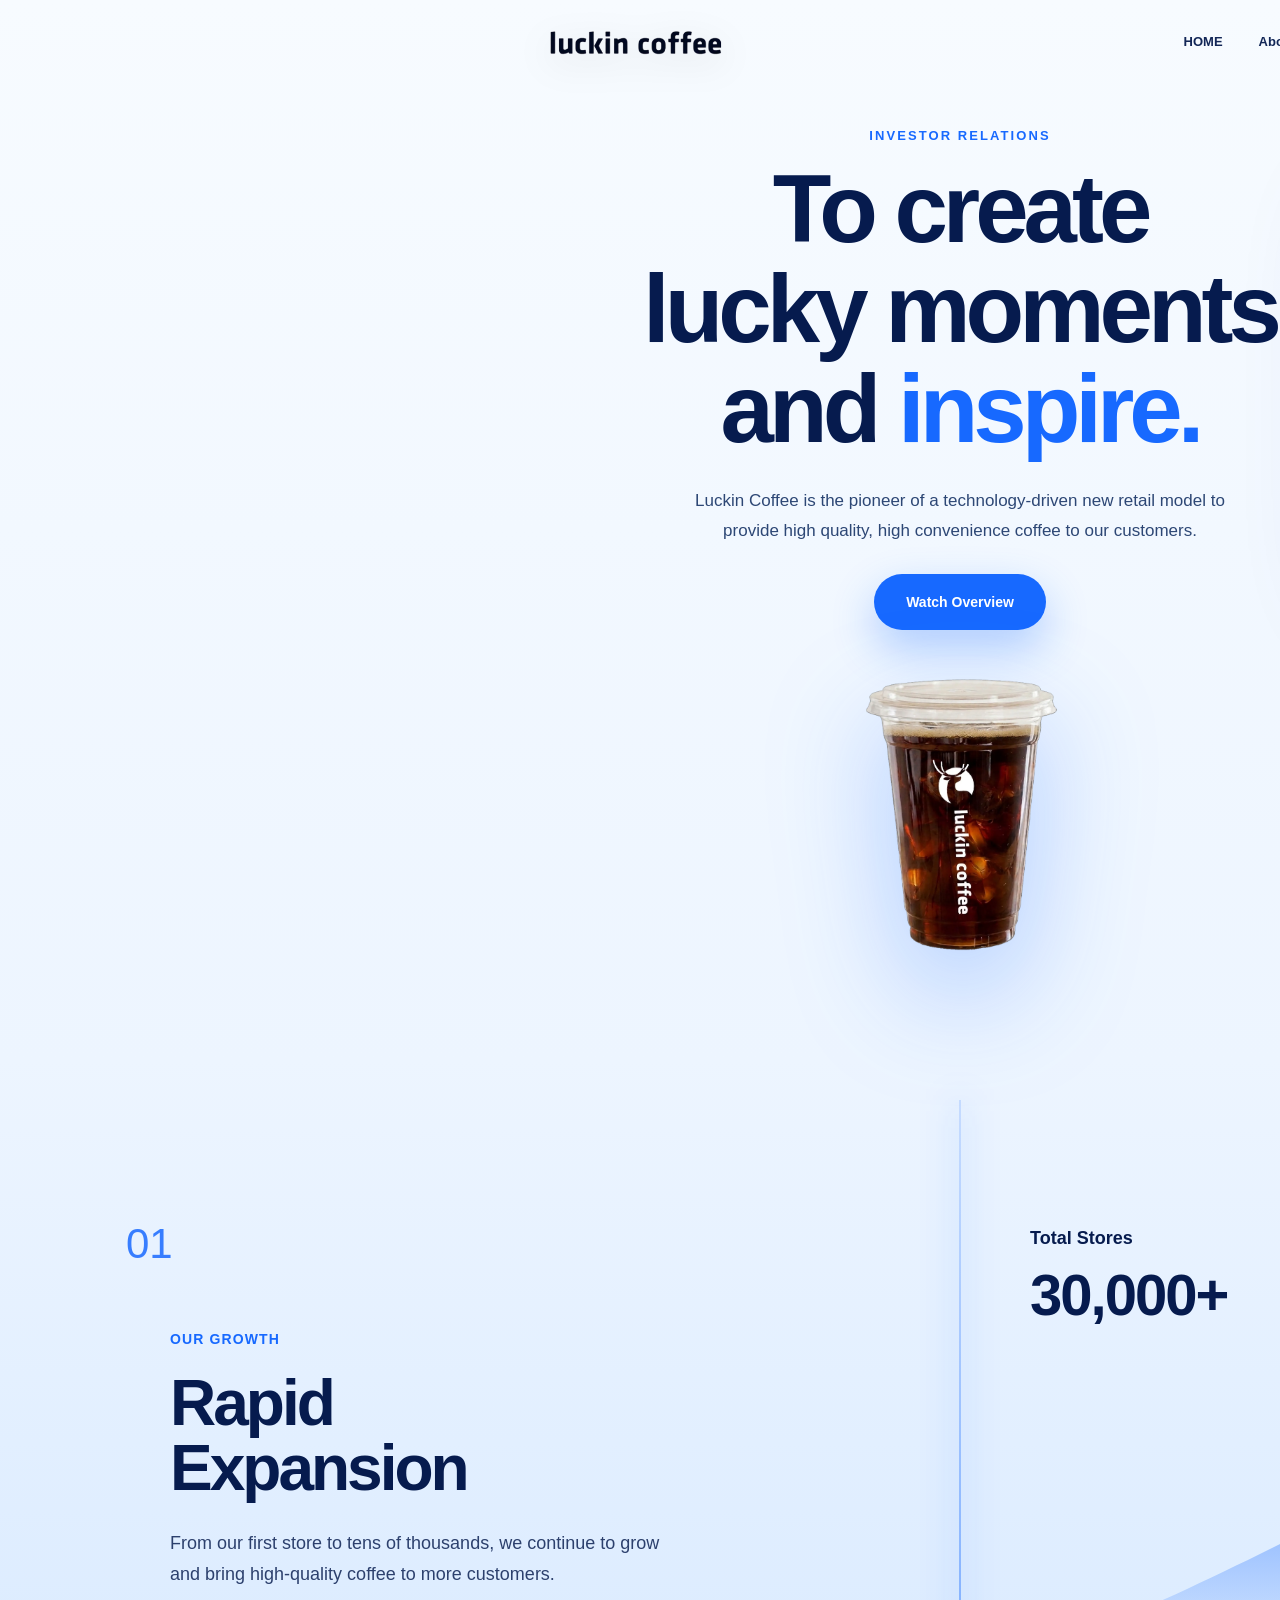
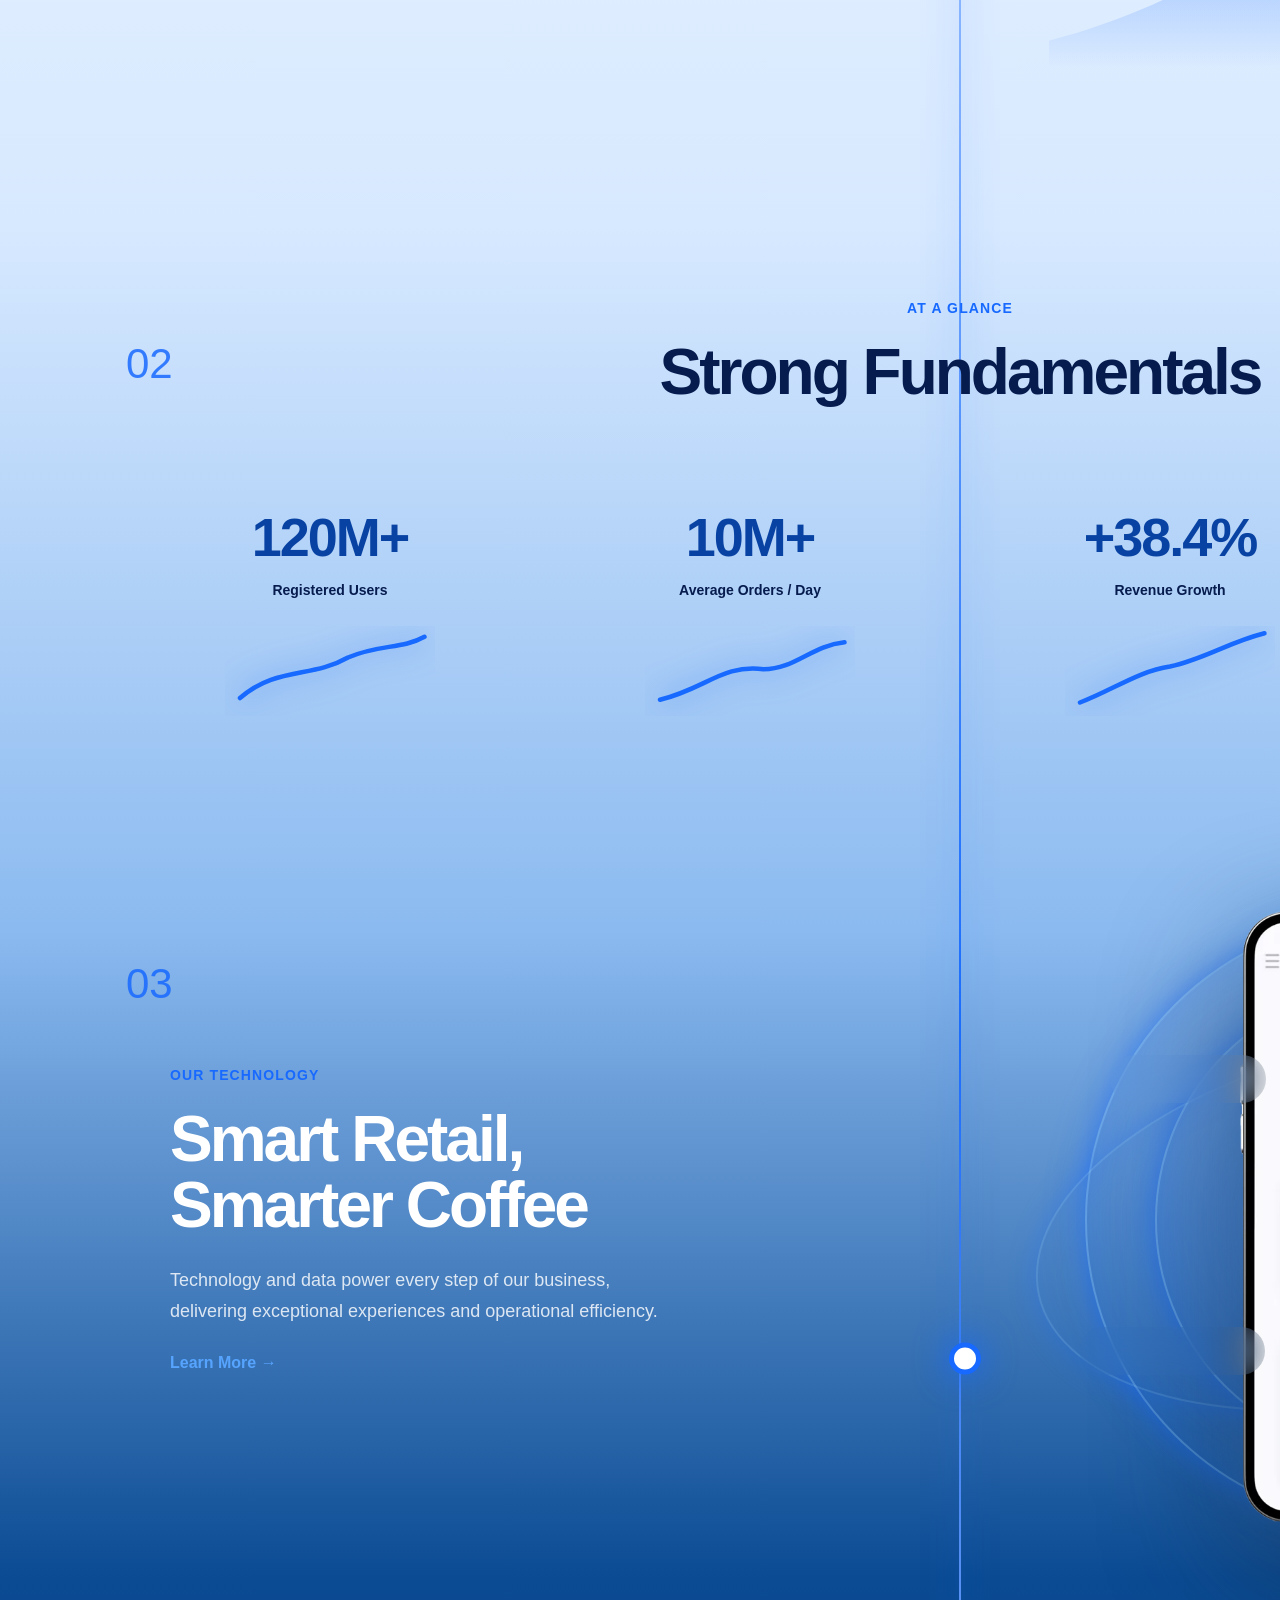
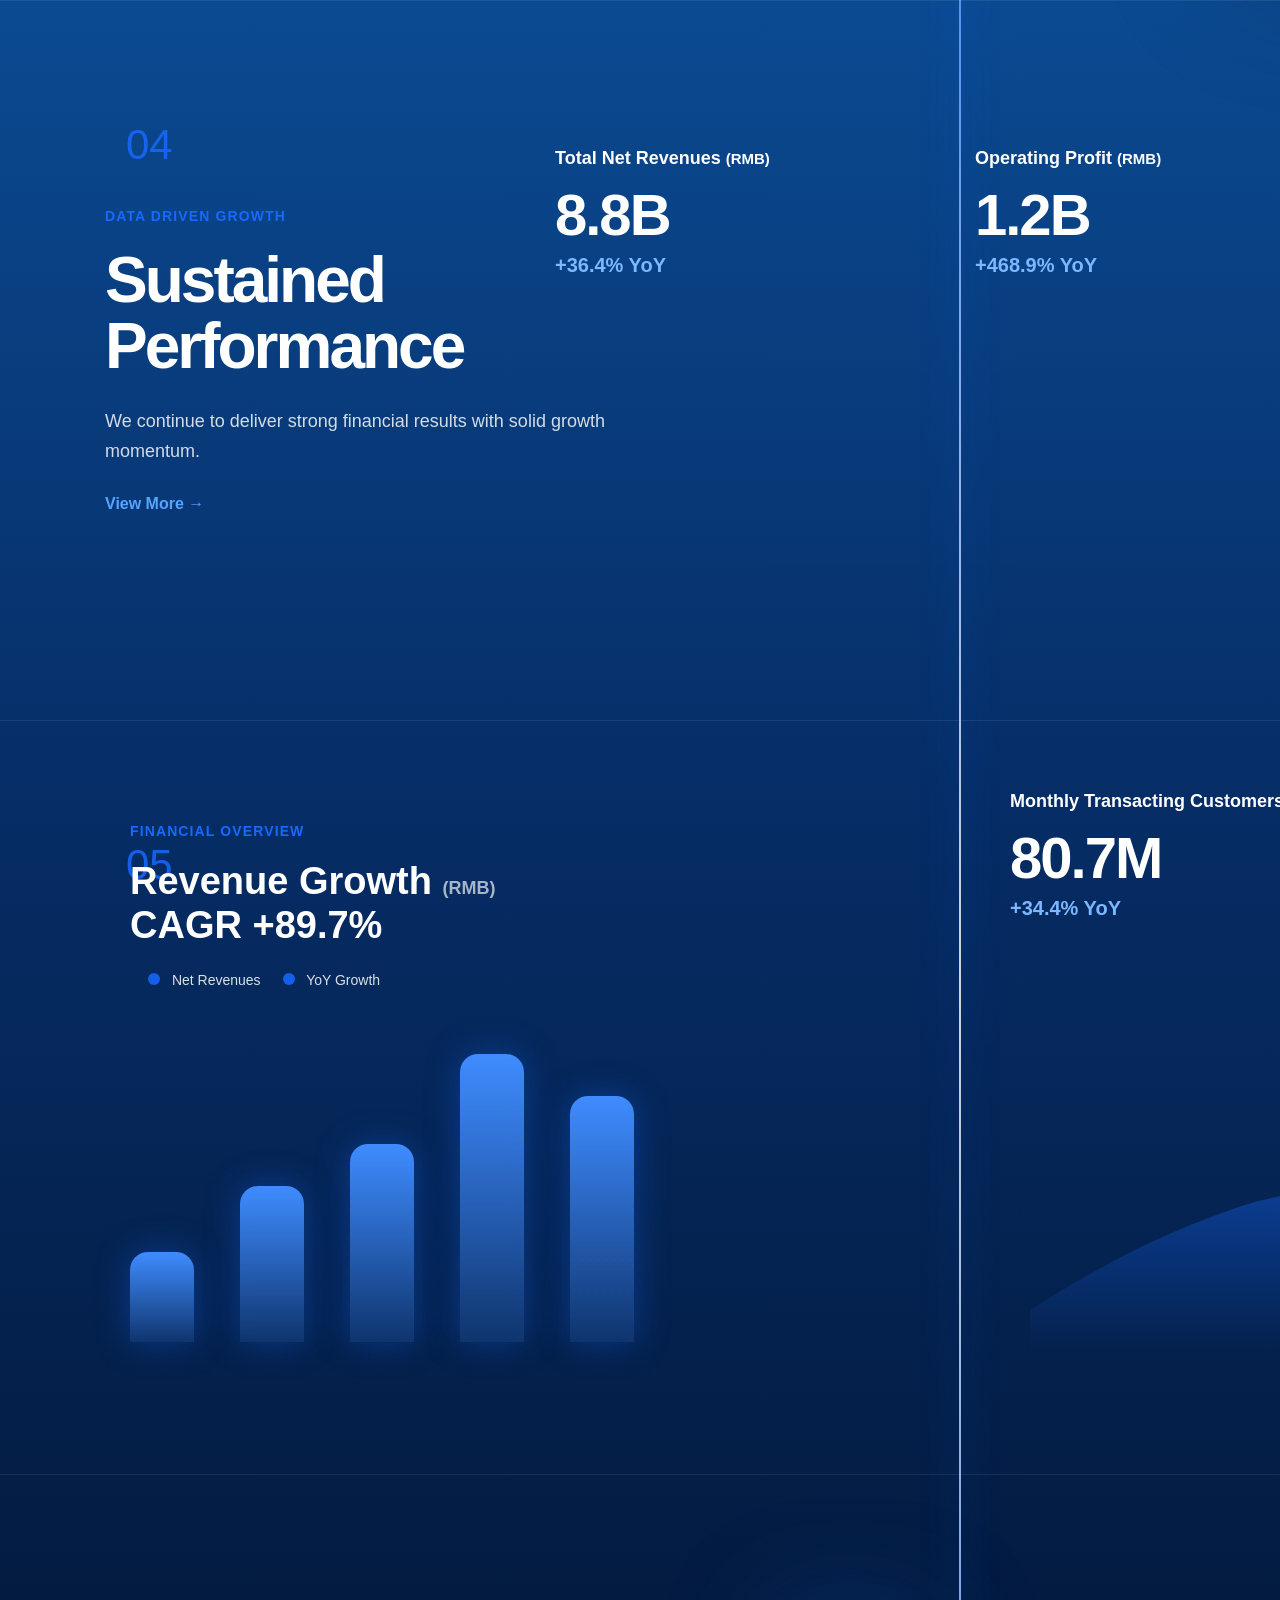
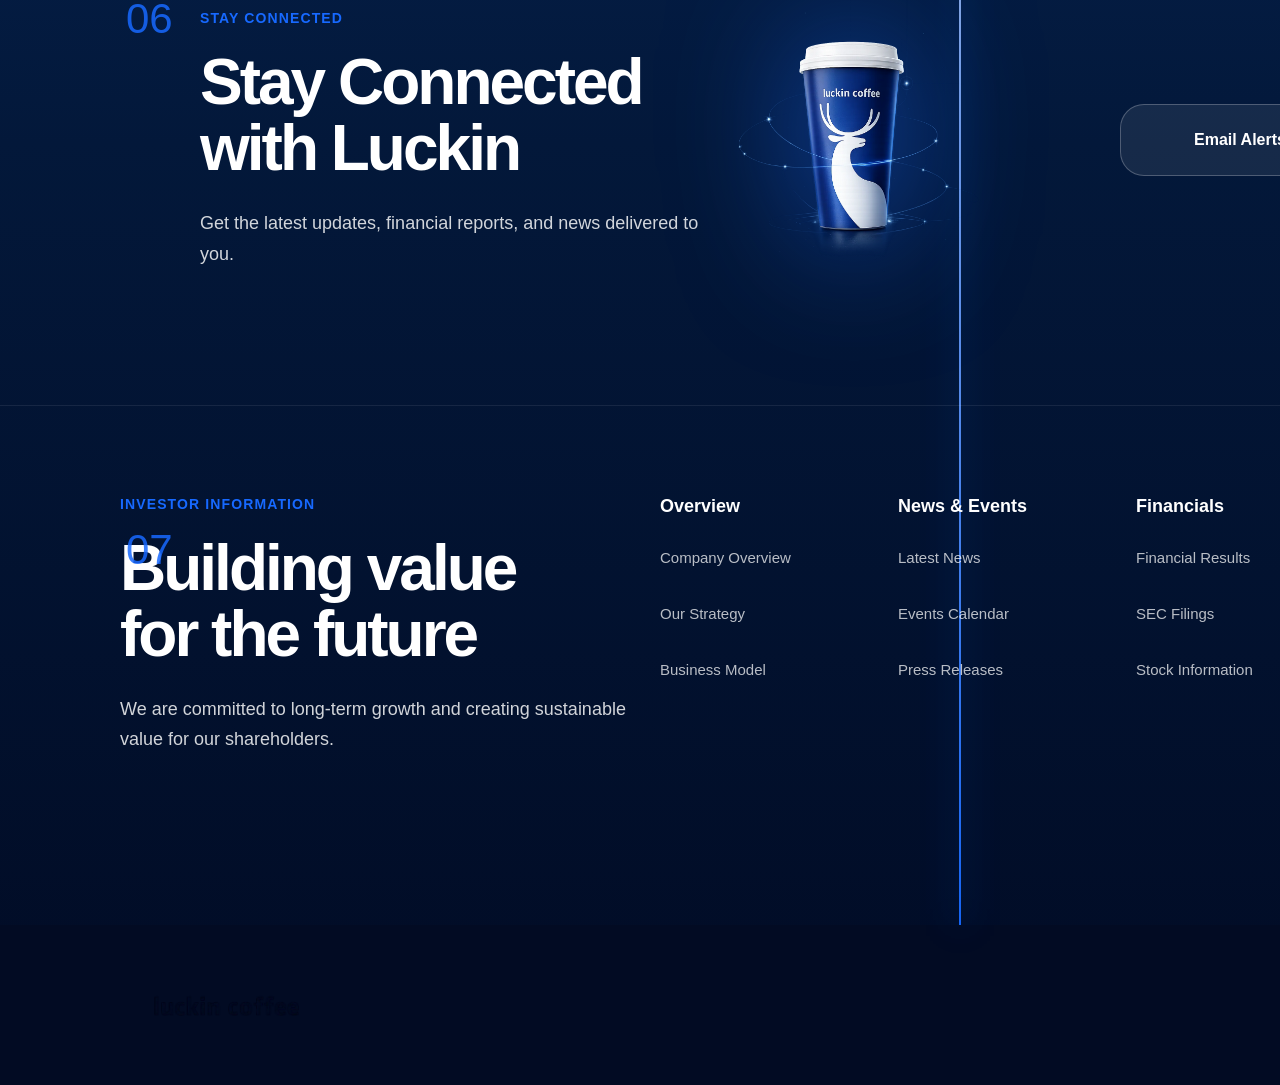
<file: works/luckin/investor.html>
<!DOCTYPE html>
<html lang="ko">
<head>
  <meta charset="UTF-8" />
  <meta name="viewport" content="width=1920" />
  <title>Luckin Coffee | Investor</title>
  <link rel="stylesheet" href="investor.css" />
</head>

<body>
<section class="ir-page">

  <div class="ir-nav-wrap">
    <a href="index.html" class="ir-logo-icon">
      <img src="imgs/copy.webp" alt="Luckin logo icon" />
    </a>

    <a href="index.html" class="ir-logo-word">
      <img src="imgs/img25.webp" alt="Luckin coffee logo" />
    </a>

    <nav class="ir-nav">
      <a href="index.html">HOME</a>
      <a href="about.html">About us</a>
      <a href="investor.html" class="is-active">Investor</a>
      <a href="#">Partner Login</a>
    </nav>
  </div>

  <section class="ir-hero">
    <div class="hero-title">
      <p class="eyebrow">INVESTOR RELATIONS</p>
      <h1>To create<br />lucky moments<br />and <span>inspire.</span></h1>
      <p class="hero-desc">
        Luckin Coffee is the pioneer of a technology-driven new retail model
        to provide high quality, high convenience coffee to our customers.
      </p>
      <button class="blue-btn">Watch Overview</button>
    </div>

    <img src="imgs/4.webp" alt="Luckin coffee" class="hero-cup" />

    <div class="stock-panel">
      <p>OTCID: LKNCY</p>
      <h2>$35.01</h2>
      <strong>+0.25 (+0.72%) &uarr;</strong>

      <svg viewBox="0 0 520 260">
        <path class="stock-line" d="M20 190 C60 140,95 165,130 125 C170 85,210 120,250 80 C295 35,340 80,385 60 C430 38,470 82,500 58" />
      </svg>

      <div class="time-tabs">
        <span>1D</span><span>1W</span><span>1M</span><span>3M</span><span>1Y</span><span>5Y</span>
      </div>
    </div>
  </section>

  <section class="ir-story">
    <div class="center-line"></div>

    <article class="story-block reveal">
      <div class="section-num">01</div>

      <div class="story-copy">
        <span>OUR GROWTH</span>
        <h2>Rapid<br />Expansion</h2>
        <p>
          From our first store to tens of thousands,
          we continue to grow and bring high-quality coffee to more customers.
        </p>
      </div>

      <div class="visual-chart">
        <p>Total Stores</p>
        <h3>30,000+</h3>

        <svg viewBox="0 0 760 380">
          <defs>
            <linearGradient id="blueArea" x1="0" y1="0" x2="0" y2="1">
              <stop offset="0%" stop-color="#1769ff" stop-opacity="0.78" />
              <stop offset="100%" stop-color="#1769ff" stop-opacity="0" />
            </linearGradient>
          </defs>
          <path class="chart-area" d="M20 330 C100 310,160 278,230 245 C310 205,390 165,500 120 C610 76,690 54,740 35 L740 360 L20 360 Z" />
          <path class="draw-line" d="M20 330 C100 310,160 278,230 245 C310 205,390 165,500 120 C610 76,690 54,740 35" />
        </svg>

        <div class="chart-label">30,000+<br><small>Q4 2025</small></div>
      </div>
    </article>

    <article class="metric-stage reveal">
      <div class="section-num">02</div>

      <div class="stage-title">
        <span>AT A GLANCE</span>
        <h2>Strong Fundamentals</h2>
      </div>

      <div class="metric-line">
        <div class="metric-item">
          <strong>120M+</strong>
          <p>Registered Users</p>
          <svg viewBox="0 0 220 100"><path class="draw-line mini" d="M10 80 C50 45,90 58,130 35 C165 20,190 26,215 12" /></svg>
        </div>

        <div class="metric-item">
          <strong>10M+</strong>
          <p>Average Orders / Day</p>
          <svg viewBox="0 0 220 100"><path class="draw-line mini" d="M10 82 C60 70,80 42,125 48 C160 48,178 22,215 18" /></svg>
        </div>

        <div class="metric-item">
          <strong>+38.4%</strong>
          <p>Revenue Growth</p>
          <svg viewBox="0 0 220 100"><path class="draw-line mini" d="M10 85 C45 72,75 50,110 45 C150 36,175 18,215 8" /></svg>
        </div>

        <div class="metric-item">
          <strong>30,000+</strong>
          <p>Stores</p>
          <svg viewBox="0 0 220 100"><path class="draw-line mini" d="M10 88 C50 78,85 62,120 44 C155 30,185 22,215 10" /></svg>
        </div>
      </div>
    </article>

    <article class="tech-block reveal">
      <div class="section-num">03</div>

      <div class="story-copy">
        <span>OUR TECHNOLOGY</span>
        <h2>Smart Retail,<br />Smarter Coffee</h2>
        <p>
          Technology and data power every step of our business,
          delivering exceptional experiences and operational efficiency.
        </p>
        <a href="#">Learn More &rarr;</a>
      </div>

<div class="phone-visual">
  <div class="tech-glow"></div>
  <div class="orbit orbit-1"></div>
  <div class="orbit orbit-2"></div>
  <div class="orbit orbit-3"></div>

  <div class="spark s1"></div>
  <div class="spark s2"></div>
  <div class="spark s3"></div>
  <div class="spark s4"></div>

  <div class="connector c1"></div>
  <div class="connector c2"></div>
  <div class="connector c3"></div>
  <div class="connector c4"></div>

  <img src="imgs/img06.webp" alt="Luckin app" />

  <div class="float-label label-1">Digital Ordering</div>
  <div class="float-label label-2">AI Recommendation</div>
  <div class="float-label label-3">Supply Chain Optimization</div>
  <div class="float-label label-4">Big Data Driven</div>
</div>
    </article>

    <article class="performance-grid reveal">
      <div class="section-num">04</div>

      <div class="story-copy">
        <span>DATA DRIVEN GROWTH</span>
        <h2>Sustained<br />Performance</h2>
        <p>
          We continue to deliver strong financial results with solid growth momentum.
        </p>
        <a href="#">View More &rarr;</a>
      </div>

      <div class="small-bar-chart">
        <p>Total Net Revenues <small>(RMB)</small></p>
        <h3>8.8B</h3>
        <strong>+36.4% YoY</strong>
        <div class="bars mini-bars">
          <i style="height:35%"></i>
          <i style="height:48%"></i>
          <i style="height:62%"></i>
          <i style="height:76%"></i>
          <i style="height:94%"></i>
        </div>
      </div>

      <div class="small-bar-chart">
        <p>Operating Profit <small>(RMB)</small></p>
        <h3>1.2B</h3>
        <strong>+468.9% YoY</strong>
        <div class="bars mini-bars">
          <i style="height:28%"></i>
          <i style="height:44%"></i>
          <i style="height:60%"></i>
          <i style="height:78%"></i>
          <i style="height:96%"></i>
        </div>
      </div>

      <div class="small-line-chart">
        <p>Net Profit Margin</p>
        <h3>20.3%</h3>
        <strong>+6.1pp YoY</strong>
        <svg viewBox="0 0 420 220">
          <path class="draw-line" d="M20 180 C70 120,110 90,160 110 C210 130,245 55,300 82 C350 105,380 70,410 78" />
        </svg>
        <div class="chart-label dark">20.3%<br><small>Q4 2025</small></div>
      </div>
    </article>

    <article class="overview-grid reveal">
      <div class="section-num">05</div>

      <div class="combo-chart">
        <span>FINANCIAL OVERVIEW</span>
        <h2>Revenue Growth <small>(RMB)</small><br />CAGR +89.7%</h2>

        <div class="legend">
          <em></em> Net Revenues <em></em> YoY Growth
        </div>

        <div class="combo-bars">
          <i style="height:30%"></i>
          <i style="height:52%"></i>
          <i style="height:66%"></i>
          <i style="height:96%"></i>
          <i style="height:82%"></i>
        </div>

        <svg viewBox="0 0 720 360">
          <path class="draw-line mega" d="M20 280 C110 180,170 130,250 150 C330 170,390 75,500 95 C610 115,650 175,710 90" />
        </svg>
      </div>

      <div class="customer-chart">
        <p>Monthly Transacting Customers <small>(Million)</small></p>
        <h3>80.7M</h3>
        <strong>+34.4% YoY</strong>

        <svg viewBox="0 0 780 420">
          <path class="chart-area" d="M20 360 C100 310,150 285,220 260 C300 230,360 250,430 210 C520 165,600 115,760 58 L760 400 L20 400 Z" />
          <path class="draw-line" d="M20 360 C100 310,150 285,220 260 C300 230,360 250,430 210 C520 165,600 115,760 58" />
        </svg>

        <div class="chart-label dark">80.7M<br><small>Q4 2025</small></div>
      </div>
    </article>

    <article class="cta-section reveal">
      <div class="section-num">06</div>

      <div class="story-copy">
        <span>STAY CONNECTED</span>
        <h2>Stay Connected<br />with Luckin</h2>
        <p>Get the latest updates, financial reports, and news delivered to you.</p>
      </div>

      <img src="imgs/img07.webp" alt="Luckin cup" />

      <button>Email Alerts</button>
      <button>Download Reports</button>
    </article>

    <article class="investor-info reveal">
      <div class="section-num">07</div>

      <div class="story-copy">
        <span>INVESTOR INFORMATION</span>
        <h2>Building value<br />for the future</h2>
        <p>
          We are committed to long-term growth and creating sustainable value
          for our shareholders.
        </p>
      </div>

      <div class="footer-menu">
        <div>
          <h4>Overview</h4>
          <p>Company Overview</p>
          <p>Our Strategy</p>
          <p>Business Model</p>
        </div>
        <div>
          <h4>News & Events</h4>
          <p>Latest News</p>
          <p>Events Calendar</p>
          <p>Press Releases</p>
        </div>
        <div>
          <h4>Financials</h4>
          <p>Financial Results</p>
          <p>SEC Filings</p>
          <p>Stock Information</p>
        </div>
        <div>
          <h4>Governance</h4>
          <p>Board of Directors</p>
          <p>Corporate Governance</p>
          <p>Investor Policies</p>
        </div>
        <div>
          <h4>Resources</h4>
          <p>IR Library</p>
          <p>FAQ</p>
          <p>Contact IR</p>
        </div>
      </div>
    </article>
  </section>

  <footer class="ir-footer">
    <img src="imgs/img25.webp" alt="Luckin coffee logo" />
    <p>© 2026 Luckin Coffee Inc. All Rights Reserved.</p>
  </footer>

</section>

<script src="investor.js"></script>
</body>
</html>
</file>
<file: works/luckin/style.css>
:root {
  --blue: #2558ff;
  --text: #08090c;
  --white: #fff;
  --ease: cubic-bezier(0.22, 1, 0.36, 1);
  --tight: -0.08em;
  --header-h: 62px;
}

* {
  margin: 0;
  padding: 0;
  box-sizing: border-box;
}

html {
  scroll-behavior: smooth;
}

body {
  font-family: "Inter", sans-serif;
  background: #fff;
  color: var(--text);
  overflow-x: hidden;
  -webkit-font-smoothing: antialiased;
  text-rendering: optimizeLegibility;
}

img,
video {
  display: block;
  width: 100%;
}

a {
  color: inherit;
  text-decoration: none;
}

button {
  font: inherit;
}

.grain {
  position: fixed;
  inset: 0;
  pointer-events: none;
  z-index: 9999;
  opacity: 0.028;
  background-image: radial-gradient(circle, #000 0.7px, transparent 0.8px);
  background-size: 9px 9px;
}

/* HEADER */
.header {
  position: fixed;
  top: 0;
  left: 0;
  width: 100%;
  height: var(--header-h);
  z-index: 1000;
  transition: background 0.3s ease, backdrop-filter 0.3s ease;
}

.header.is-scrolled {
  background: rgba(5, 8, 12, 0.42);
  backdrop-filter: blur(12px);
}

.header__inner {
  width: min(1540px, calc(100% - 52px));
  height: 100%;
  margin: 0 auto;
  display: flex;
  align-items: center;
  justify-content: space-between;
}

.logo img {
  width: 35px;
  height: auto;
}

.nav {
  display: flex;
  gap: 22px;
  align-items: center;
}

.nav a {
  color: #fff;
  font-size: clamp(11px, 0.72vw, 14px);
  font-weight: 800;
  letter-spacing: -0.05em;
  line-height: 1;
  position: relative;
}

.nav a::after {
  content: "";
  position: absolute;
  left: 0;
  bottom: -6px;
  width: 100%;
  height: 1.5px;
  background: #fff;
  transform: scaleX(0);
  transform-origin: right;
  transition: transform 0.3s var(--ease);
}

.nav a:hover::after {
  transform: scaleX(1);
  transform-origin: left;
}

.nav-toggle {
  display: none;
  flex-direction: column;
  justify-content: center;
  gap: 5px;
  width: 32px;
  height: 32px;
  border: 0;
  background: none;
  cursor: pointer;
  z-index: 1001;
}

.nav-toggle span {
  display: block;
  width: 100%;
  height: 1.5px;
  background: #fff;
  transition: transform 0.3s var(--ease), opacity 0.3s var(--ease);
}

.nav-toggle.is-active span:nth-child(1) {
  transform: translateY(6.5px) rotate(45deg);
}

.nav-toggle.is-active span:nth-child(2) {
  opacity: 0;
}

.nav-toggle.is-active span:nth-child(3) {
  transform: translateY(-6.5px) rotate(-45deg);
}

/* HERO */
.hero {
  position: relative;
  width: 100%;
  height: 100vh;
  min-height: 860px;
  overflow: hidden;
  background: #090c12;
}

.hero__video {
  position: absolute;
  inset: 0;
  z-index: 0;
  width: 100%;
  height: 100%;
  object-fit: cover;
  object-position: center 52%;
  transform: scale(1.12);
  transform-origin: center center;
}

.hero__dim {
  position: absolute;
  inset: 0;
  z-index: 1;
  background: rgba(0, 0, 0, 0.16);
}

.hero__content {
  position: absolute;
  inset: 0;
  z-index: 2;
  width: 100%;
  height: 100%;
  margin: 0;
}

.hero__brand {
  position: absolute;
  left: 3.3%;
  top: 49%;
  color: #fff;
  font-size: clamp(34px, 2.45vw, 52px);
  line-height: 1;
  font-weight: 900;
  letter-spacing: -0.09em;
  white-space: nowrap;
}

.hero__copy {
  position: absolute;
  right: 4.4%;
  top: 49%;
  color: #fff;
  font-size: clamp(16px, 1.02vw, 20px);
  line-height: 1.12;
  font-weight: 900;
  letter-spacing: -0.07em;
  max-width: 330px;
  text-align: left;
}

.sound-btn {
  position: absolute;
  right: 5.7%;
  bottom: 4.8%;
  padding: 10px 18px;
  border: 1px solid rgba(255, 255, 255, 0.48);
  border-radius: 999px;
  background: rgba(255, 255, 255, 0.12);
  backdrop-filter: blur(14px);
  color: #fff;
  font-size: 11px;
  font-weight: 900;
  letter-spacing: -0.04em;
  cursor: pointer;
  transition:
    transform 0.25s var(--ease),
    translate 0.25s var(--ease),
    background 0.25s ease,
    border-color 0.25s ease;
}

.sound-btn:hover {
  transform: translateY(-2px);
  background: rgba(255, 255, 255, 0.22);
}

.sound-btn.is-on {
  background: rgba(37, 88, 255, 0.76);
}

/* SUBWAY SECTION */
.subway {
  position: relative;
  width: 100%;
  overflow: hidden;
  background: #111;
}

.subway__img {
  width: 100%;
  height: auto;
}

.download-hotspot {
  position: absolute;
  left: 50.15%;
  top: 71.6%;
  transform: translate(-50%, -50%);
  width: clamp(150px, 9.8vw, 196px);
  height: clamp(38px, 2.8vw, 52px);
  display: grid;
  place-items: center;
  border-radius: 999px;
  background: rgba(255, 255, 255, 0.26);
  backdrop-filter: blur(14px);
  border: 1px solid rgba(255, 255, 255, 0.48);
  color: #fff;
  font-size: clamp(12px, 0.82vw, 16px);
  font-weight: 900;
  letter-spacing: -0.055em;
  box-shadow:
    inset 0 1px 0 rgba(255, 255, 255, 0.42),
    0 14px 28px rgba(0, 0, 0, 0.15);
  transition: transform 0.25s var(--ease), translate 0.25s var(--ease), background 0.25s ease;
}

.download-hotspot:hover {
  transform: translate(-50%, -50%) scale(1.055);
  background: rgba(255, 255, 255, 0.4);
}

/* POSTERS */
.posters {
  width: 100%;
  padding: clamp(56px, 7vw, 110px) clamp(24px, 4vw, 72px);
  display: grid;
  grid-template-columns: 0.85fr 2.15fr;
  gap: clamp(28px, 4vw, 64px);
  align-items: end;
  background: #fff;
}

.posters__left {
  position: relative;
}

.posters__left h2 {
  font-size: clamp(48px, 5.8vw, 92px);
  line-height: 0.9;
  font-weight: 900;
  letter-spacing: var(--tight);
}

.flower {
  position: absolute;
  left: 65%;
  top: 6%;
  color: var(--blue);
  font-size: clamp(20px, 2vw, 34px);
}

.posters__left p {
  margin-top: 18px;
  color: var(--blue);
  font-size: 12px;
  font-weight: 900;
  letter-spacing: 0.06em;
}

.posters__left small {
  display: inline-block;
  margin-top: 46px;
  font-size: 13px;
  font-weight: 800;
}

.posters__right {
  display: grid;
  grid-template-columns: repeat(3, 1fr);
  gap: clamp(16px, 2vw, 34px);
  align-items: end;
}

.poster-card {
  overflow: hidden;
  box-shadow: 0 18px 34px rgba(0, 0, 0, 0.14);
  transition: transform 0.4s var(--ease), box-shadow 0.4s var(--ease);
}

.poster-card:hover {
  transform: translateY(-14px);
  box-shadow: 0 28px 54px rgba(0, 0, 0, 0.2);
}

/* MAP */
.map-section {
  position: relative;
  padding: clamp(88px, 8vw, 140px) clamp(40px, 4.5vw, 96px);
  display: grid;
  grid-template-columns: 0.82fr 1.58fr;
  gap: clamp(42px, 4vw, 90px);
  align-items: center;
  min-height: 700px;
  background: #fff;
}

.map-copy span {
  display: block;
  margin-bottom: 14px;
  color: var(--blue);
  font-size: 12px;
  font-weight: 900;
  letter-spacing: -0.03em;
}

.map-copy h2 {
  font-size: clamp(64px, 5.8vw, 110px);
  line-height: 0.88;
  font-weight: 900;
  letter-spacing: -0.11em;
}

.map-copy p {
  margin-top: 26px;
  color: #5d6877;
  font-size: 16px;
  line-height: 1.75;
}

.map-copy a {
  display: inline-flex;
  margin-top: 34px;
  padding: 14px 22px;
  border-radius: 999px;
  border: 1.5px solid rgba(37, 88, 255, 0.24);
  color: var(--blue);
  font-size: 12px;
  font-weight: 900;
  letter-spacing: -0.04em;
}

.map-board {
  position: relative;
  height: clamp(360px, 32vw, 560px);
  overflow: hidden;
  background: none;
}

#worldCanvas {
  position: absolute;
  inset: 0;
  width: 100%;
  height: 100%;
  display: block;
  z-index: 1;
}

.map-marker {
  position: absolute;
  left: 0;
  top: 0;
  transform: translate(-50%, -50%);
  width: 16px;
  height: 16px;
  border: 2.5px solid var(--blue);
  border-radius: 50%;
  background: #fff;
  cursor: pointer;
  z-index: 5;
  box-shadow: 0 2px 8px rgba(37, 88, 255, 0.22);
  transition: transform 0.25s var(--ease), background 0.25s var(--ease), box-shadow 0.25s var(--ease);
}

.map-marker:hover {
  transform: translate(-50%, -50%) scale(1.3);
  background: var(--blue);
  box-shadow: 0 4px 14px rgba(37, 88, 255, 0.36);
}

.map-tooltip {
  position: absolute;
  left: 0;
  top: 0;
  transform: translate(-50%, -135%) scale(0.94);
  padding: 12px 16px;
  border-radius: 999px;
  background: rgba(10, 13, 18, 0.92);
  color: #fff;
  opacity: 0;
  pointer-events: none;
  font-size: 12px;
  font-weight: 900;
  letter-spacing: -0.04em;
  box-shadow: 0 18px 38px rgba(0, 0, 0, 0.18);
  transition: opacity 0.25s ease, transform 0.25s var(--ease);
  z-index: 8;
}

.map-tooltip.is-visible {
  opacity: 1;
  transform: translate(-50%, -135%) scale(1);
}

.marker-ripple {
  position: absolute;
  left: 50%;
  top: 50%;
  width: 20px;
  height: 20px;
  border-radius: 50%;
  border: 1.5px solid var(--blue);
  transform: translate(-50%, -50%) scale(1);
  opacity: 0.7;
  pointer-events: none;
  animation: markerRipple 0.6s var(--ease) forwards;
}

@keyframes markerRipple {
  to {
    transform: translate(-50%, -50%) scale(3.2);
    opacity: 0;
  }
}

/* CITY SECTIONS */
.city-wrap {
  width: 100%;
  background: #fff;
}

.city-caption {
  width: 100%;
  padding: 18px 0;
  text-align: center;
  background: #fff;
  color: #08090c;
  font-size: clamp(15px, 1.25vw, 20px);
  line-height: 1;
  font-weight: 900;
  letter-spacing: var(--tight);
}

.city-stage {
  position: relative;
  width: 100%;
  overflow: hidden;
  background: #08090c;
  perspective: 1200px;
}

.city-img {
  width: 100%;
  height: auto;
  display: block;
  position: relative;
  z-index: 0;
  transform: scale(1.1);
  transition: transform 1.8s var(--ease);
}

.city-stage.in-view .city-img {
  transform: scale(1);
}

.city-dark {
  position: absolute;
  inset: 0;
  z-index: 1;
  background: rgba(0, 0, 0, 0);
  transition: background 0.5s var(--ease);
}

.city-stage:hover .city-dark,
.city-stage.is-active .city-dark {
  background:
    radial-gradient(circle at 50% 50%, rgba(37, 88, 255, 0.08), transparent 44%),
    rgba(0, 0, 0, 0.58);
}

/* ORGANIC FLOW */
.organic-flow {
  position: absolute;
  inset: -18%;
  z-index: 2;
  opacity: 0;
  pointer-events: none;
  transition: opacity 0.42s var(--ease);
  mix-blend-mode: screen;
  filter: blur(14px) saturate(1.7) contrast(1.1);
}

.city-stage:hover .organic-flow,
.city-stage.is-active .organic-flow {
  opacity: 1;
}

.organic-flow::before {
  content: "";
  position: absolute;
  inset: 0;
  background:
    conic-gradient(
      from 180deg at 50% 50%,
      transparent 0deg,
      rgba(37, 88, 255, 0.22) 70deg,
      rgba(255, 255, 255, 0.16) 120deg,
      rgba(37, 88, 255, 0.28) 190deg,
      transparent 260deg,
      rgba(37, 88, 255, 0.18) 330deg,
      transparent 360deg
    );
  opacity: 0.65;
  animation: organicRotate 10s linear infinite;
}

.flow {
  position: absolute;
  display: block;
  border-radius: 48% 52% 40% 60% / 44% 40% 60% 56%;
  background:
    radial-gradient(circle at 35% 35%, rgba(255, 255, 255, 0.48), transparent 18%),
    radial-gradient(circle at 50% 50%, rgba(38, 88, 255, 0.6), rgba(38, 88, 255, 0.22) 44%, transparent 68%);
  opacity: 0.98;
}

.flow-1 {
  width: 46vw;
  height: 31vw;
  left: -4%;
  top: 12%;
  animation: liquidMove1 6s ease-in-out infinite alternate;
}

.flow-2 {
  width: 40vw;
  height: 27vw;
  right: -1%;
  top: 10%;
  animation: liquidMove2 7.2s ease-in-out infinite alternate;
}

.flow-3 {
  width: 54vw;
  height: 32vw;
  left: 26%;
  bottom: -14%;
  animation: liquidMove3 8s ease-in-out infinite alternate;
}

.flow-line {
  position: absolute;
  left: 4%;
  top: 40%;
  width: 92%;
  height: 26%;
  border-radius: 50%;
  border: 2px solid rgba(255, 255, 255, 0.22);
  transform: rotate(-8deg);
  animation: waveLine 4.6s ease-in-out infinite alternate;
}

/* DRAG FLIP CARD */
.drag-card {
  position: absolute;
  left: 50%;
  top: 50%;
  z-index: 5;
  width: clamp(220px, 17.2vw, 310px);
  aspect-ratio: 3 / 4.18;
  transform:
    translate(-50%, -38%)
    translateY(96px)
    scale(0.9);
  opacity: 0;
  perspective: 1400px;
  cursor: grab;
  pointer-events: none;
  transition:
    opacity 0.48s var(--ease),
    transform 0.68s var(--ease);
}

.city-stage:hover .drag-card,
.city-stage.is-active .drag-card {
  opacity: 1;
  pointer-events: auto;
  transform:
    translate(-50%, -50%)
    translateY(0)
    scale(1);
}

.drag-card.is-dragging {
  cursor: grabbing;
}

.drag-card__inner {
  position: relative;
  width: 100%;
  height: 100%;
  border-radius: 26px;
  transform-style: preserve-3d;
  transition: transform 0.78s var(--ease);
  box-shadow: 0 34px 70px rgba(0, 0, 0, 0.38);
}

.drag-card.is-flipped .drag-card__inner {
  transform: rotateY(180deg);
}

.drag-card__face {
  position: absolute;
  inset: 0;
  overflow: hidden;
  border-radius: 26px;
  backface-visibility: hidden;
}

.drag-card__face img {
  width: 100%;
  height: 100%;
  object-fit: cover;
}

.drag-card__back {
  transform: rotateY(180deg);
}

.drag-hint {
  position: absolute;
  left: 50%;
  top: calc(100% + 16px);
  transform: translateX(-50%);
  padding: 8px 13px;
  border-radius: 999px;
  background: rgba(255, 255, 255, 0.18);
  backdrop-filter: blur(12px);
  color: #fff;
  font-size: 11px;
  font-weight: 900;
  letter-spacing: -0.03em;
  opacity: 0;
  transition: opacity 0.3s ease;
  white-space: nowrap;
}

.city-stage:hover .drag-hint {
  opacity: 1;
}

/* SEOUL GRAND LAUNCH */
.city-wrap--seoul .city-caption {
  display: none;
}

.seoul-stage {
  position: relative;
  perspective: 1400px;
  overflow: hidden;
  aspect-ratio: 6216 / 3498;
}

.seoul-stage.is-live {
  animation: seoulStageShake 0.4s ease-out;
  animation-delay: 0.52s;
}

@keyframes seoulStageShake {
  0% { transform: translate(0, 0); }
  15% { transform: translate(-4px, 3px); }
  30% { transform: translate(5px, -3px); }
  45% { transform: translate(-4px, 2px); }
  60% { transform: translate(3px, -2px); }
  75% { transform: translate(-2px, 1px); }
  100% { transform: translate(0, 0); }
}

.seoul-stage .city-img {
  position: relative;
  z-index: 0;
  height: 100%;
  object-fit: cover;
}

.seoul-launch-wrap {
  --drag-x: 0px;
  --drag-y: 0px;
  position: absolute;
  left: 50%;
  bottom: 15%;
  z-index: 5;
  transform: translateX(calc(-50% + var(--drag-x))) translateY(var(--drag-y));
  cursor: grab;
  user-select: none;
  touch-action: none;
}

.seoul-launch-wrap.is-dragging {
  cursor: grabbing;
}

.seoul-launch {
  background: linear-gradient(180deg, #ffffff 0%, #f4f6fa 30%, #dde2ec 55%, #f0f2f8 100%);
  -webkit-background-clip: text;
  background-clip: text;
  -webkit-text-fill-color: transparent;
  color: transparent;
  font-size: clamp(76px, 8.2vw, 176px);
  line-height: 0.9;
  font-weight: 900;
  letter-spacing: -0.11em;
  white-space: nowrap;
  text-align: center;
  opacity: 0;
  transform: translateY(-85vh) rotateX(55deg) scale(1.12);
  text-shadow:
    0 1px 0 #f2f2f2,
    0 2px 0 #e6e6e6,
    0 3px 0 #dadada,
    0 4px 0 #cdcdcd,
    0 5px 0 #c1c1c1,
    0 6px 0 #b4b4b4,
    0 7px 0 #a8a8a8,
    0 8px 0 #9b9b9b,
    0 9px 1px rgba(0, 0, 0, 0.08),
    0 20px 30px rgba(0, 0, 0, 0.32),
    0 34px 50px rgba(0, 0, 0, 0.24);
  filter: drop-shadow(0 22px 30px rgba(0, 0, 0, 0.22));
  transition: transform 0.24s var(--ease), filter 0.24s var(--ease);
}

.seoul-launch-wrap.is-live .seoul-launch {
  animation: seoulImpactDrop 0.95s forwards;
}

.seoul-launch-wrap.is-hover .seoul-launch {
  transform: translateY(0) scale(1.03) rotateZ(-0.4deg);
  filter: drop-shadow(0 22px 32px rgba(0, 0, 0, 0.26));
}

.seoul-impact-ring {
  position: absolute;
  left: 50%;
  bottom: 12%;
  width: 88%;
  height: 11%;
  transform: translateX(-50%) scale(0.2);
  border-radius: 50%;
  background: radial-gradient(ellipse at center, rgba(0, 0, 0, 0.5), rgba(0, 0, 0, 0.18) 55%, transparent 75%);
  opacity: 0;
  pointer-events: none;
  z-index: 1;
}

.seoul-stage.is-live .seoul-impact-ring {
  animation: seoulShockwave 0.6s ease-out;
  animation-delay: 0.52s;
}

@keyframes seoulShockwave {
  0% {
    opacity: 0;
    transform: translateX(-50%) scale(0.25);
  }

  18% {
    opacity: 0.75;
    transform: translateX(-50%) scale(0.55);
  }

  100% {
    opacity: 0;
    transform: translateX(-50%) scale(1.7);
  }
}

/* REVEAL */
.reveal {
  opacity: 0;
  transform: translateY(26px);
  transition:
    opacity 0.8s var(--ease),
    transform 0.8s var(--ease);
}

.reveal.delay-1 {
  transition-delay: 0.08s;
}

.reveal.delay-2 {
  transition-delay: 0.16s;
}

.reveal.delay-3 {
  transition-delay: 0.24s;
}

.reveal.is-visible {
  opacity: 1;
  transform: translateY(0);
}

/* KEYFRAMES */
@keyframes organicRotate {
  0% {
    transform: rotate(0deg) scale(1);
  }

  50% {
    transform: rotate(180deg) scale(1.08);
  }

  100% {
    transform: rotate(360deg) scale(1);
  }
}

@keyframes liquidMove1 {
  0% {
    transform: translate(0, 0) rotate(0deg) scale(1);
    border-radius: 48% 52% 40% 60% / 44% 40% 60% 56%;
  }

  100% {
    transform: translate(12%, -8%) rotate(12deg) scale(1.1);
    border-radius: 58% 42% 56% 44% / 52% 62% 38% 48%;
  }
}

@keyframes liquidMove2 {
  0% {
    transform: translate(0, 0) rotate(0deg) scale(0.98);
    border-radius: 50%;
  }

  100% {
    transform: translate(-14%, 12%) rotate(-16deg) scale(1.12);
    border-radius: 42% 58% 62% 38% / 58% 44% 56% 42%;
  }
}

@keyframes liquidMove3 {
  0% {
    transform: translate(0, 0) rotate(0deg) scale(1);
  }

  100% {
    transform: translate(-8%, -16%) rotate(8deg) scale(1.08);
  }
}

@keyframes waveLine {
  0% {
    transform: rotate(-8deg) scaleX(0.92);
    opacity: 0.24;
  }

  100% {
    transform: rotate(8deg) scaleX(1.1);
    opacity: 0.46;
  }
}

@keyframes seoulImpactDrop {
  /* phase 1 (0 -> 33% of 0.95s = ~0.3s): gentle reveal from above */
  0% {
    opacity: 0;
    transform: translateY(-85vh) rotateX(55deg) scale(1.12);
    animation-timing-function: ease-out;
  }

  33% {
    opacity: 1;
    transform: translateY(0) rotateX(0deg) scale(1);
    animation-timing-function: cubic-bezier(0.55, 0, 0.85, 0.2);
  }

  /* phase 2: the "thud" - a sudden drop, then a settling bounce */
  58% {
    transform: translateY(16px) scale(0.97);
    animation-timing-function: cubic-bezier(0.34, 1.56, 0.64, 1);
  }

  80% {
    transform: translateY(-6px) scale(1.02);
    animation-timing-function: ease-out;
  }

  100% {
    opacity: 1;
    transform: translateY(0) rotateX(0deg) scale(1);
  }
}

/* RESPONSIVE */
@media (max-width: 900px) {
  .header {
    height: 54px;
  }

  .header__inner {
    width: calc(100% - 24px);
  }

  .logo img {
    width: 22px;
  }

  .nav-toggle {
    display: flex;
  }

  .nav {
    position: fixed;
    top: 54px;
    left: 0;
    right: 0;
    flex-direction: column;
    align-items: flex-start;
    gap: 18px;
    padding: 22px 24px 28px;
    background: rgba(5, 8, 12, 0.88);
    backdrop-filter: blur(16px);
    transform: translateY(-8px);
    opacity: 0;
    pointer-events: none;
    transition: opacity 0.25s var(--ease), transform 0.25s var(--ease);
  }

  .nav.is-open {
    opacity: 1;
    transform: translateY(0);
    pointer-events: auto;
  }

  .nav a {
    font-size: 13px;
  }

  .hero {
    min-height: 720px;
  }

  .hero__video {
    transform: scale(1.18);
    object-position: center 50%;
  }

  .hero__brand {
    left: 4%;
    top: 40%;
    font-size: 22px;
  }

  .hero__copy {
    right: 4%;
    top: 31%;
    max-width: 155px;
    font-size: 10px;
  }

  .sound-btn {
    right: 5%;
    bottom: 5%;
    font-size: 8px;
    padding: 8px 12px;
  }

  .posters,
  .map-section {
    grid-template-columns: 1fr;
  }

  .posters__right {
    grid-template-columns: 1fr;
  }

  .map-section {
    padding: 60px 22px;
  }

  .map-copy h2 {
    font-size: 54px;
  }

  .drag-card {
    width: min(46vw, 220px);
  }

  .download-hotspot {
    top: 71.6%;
  }

  .seoul-launch {
    font-size: clamp(40px, 12vw, 82px);
  }
}
/* HERO GET YOUR LUCK BUTTON */
.hero-luck-btn {
  position: absolute;
  left: 50%;
  bottom: 8.8%;
  transform: translateX(-50%);
  z-index: 4;

  width: clamp(150px, 9.8vw, 196px);
  height: clamp(38px, 2.8vw, 52px);

  display: grid;
  place-items: center;

  border-radius: 999px;
  border: 1px solid rgba(255, 255, 255, 0.58);

  background:
    linear-gradient(
      135deg,
      rgba(255, 255, 255, 0.34),
      rgba(255, 255, 255, 0.07)
    );

  backdrop-filter: blur(30px) saturate(210%);
  -webkit-backdrop-filter: blur(30px) saturate(210%);

  color: #fff;
  font-size: clamp(12px, 0.82vw, 16px);
  font-weight: 900;
  letter-spacing: -0.055em;

  box-shadow:
    inset 0 1px 0 rgba(255, 255, 255, 0.68),
    inset 0 -1px 0 rgba(255, 255, 255, 0.12),
    0 18px 42px rgba(0, 0, 0, 0.2);

  overflow: hidden;

  transition:
    transform 0.28s var(--ease),
    translate 0.28s var(--ease),
    background 0.28s ease,
    border-color 0.28s ease,
    box-shadow 0.28s ease;
}

.hero-luck-btn::before {
  content: "";
  position: absolute;
  inset: -65%;
  background:
    radial-gradient(
      circle at 50% 50%,
      rgba(255, 255, 255, 0.72),
      transparent 34%
    );
  opacity: 0.34;
  transform: translateX(-36%);
  pointer-events: none;
}

.hero-luck-btn::after {
  content: "";
  position: absolute;
  inset: 0;
  border-radius: inherit;
  background:
    radial-gradient(
      circle at 50% 120%,
      rgba(37, 88, 255, 0),
      rgba(37, 88, 255, 0.18) 58%,
      rgba(37, 88, 255, 0.38) 100%
    );
  opacity: 0;
  transition: opacity 0.28s ease;
  pointer-events: none;
}

.hero-luck-btn:hover {
  transform: translateX(-50%) translateY(-3px) scale(1.035);
  border-color: rgba(137, 165, 255, 0.76);
  background:
    linear-gradient(
      135deg,
      rgba(255, 255, 255, 0.42),
      rgba(37, 88, 255, 0.18)
    );

  box-shadow:
    inset 0 1px 0 rgba(255, 255, 255, 0.74),
    0 0 36px rgba(37, 88, 255, 0.28),
    0 20px 46px rgba(0, 0, 0, 0.24);
}

.hero-luck-btn:hover::after {
  opacity: 1;
}

@media (max-width: 900px) {
  .hero-luck-btn {
    bottom: 8%;
    width: 142px;
    height: 38px;
    font-size: 11px;
  }
}
</file>
<file: works/luckin-web/about.css>
* {
  margin: 0;
  padding: 0;
  box-sizing: border-box;
}

html, body {
  width: 100%;
  overflow-x: hidden;
}

body {
  font-family: Arial, Helvetica, sans-serif;
  background: #07143f;
  color: #ffffff;
}

img {
  display: block;
  max-width: 100%;
}

a {
  color: inherit;
  text-decoration: none;
}

.text-white {
  color: #ffffff !important;
}

/* HERO */
.about-hero {
  position: relative;
  width: 100%;
  min-height: 52vw;
  overflow: hidden;
}

.about-hero::after {
  content: "";
  position: absolute;
  left: 0;
  bottom: 0;
  width: 100%;

  height: 22%; /* 🔥 조금 늘림 */

  background: linear-gradient(
    to bottom,
    rgba(0,0,0,0) 0%,
    rgba(9, 29, 99, 0.35) 30%,
    rgba(9, 29, 99, 0.75) 65%,
    #091d63 100%
  );

  pointer-events: none;
  z-index: 6;

  backdrop-filter: blur(4px); /* 🔥 핵심 (차이 크게 남) */
}

.about-hero-bg {
  width: 100%;
  display: block;
}

.about-nav-wrap {
  position: absolute;
  top: 1.35vw;
  left: 0;
  width: 100%;
  padding: 0 2vw;
  display: flex;
  align-items: center;
  justify-content: space-between;
  z-index: 20;
}

.about-logo-icon img {
  width: clamp(28px, 2.1vw, 42px);
}

.about-logo-word {
  position: absolute;
  left: 50%;
  transform: translateX(-50%);
}

.about-logo-word img {
  width: clamp(160px, 14vw, 280px);
  filter: drop-shadow(0 8px 18px rgba(0, 0, 0, 0.12));
}

.about-nav {
  display: flex;
  gap: 1vw;
  margin-left: auto;
}

.about-nav a {
  font-size: clamp(10px, 0.68vw, 14px);
  color: rgba(255, 255, 255, 0.98);
  transition: opacity 0.25s ease, transform 0.25s ease;
}

.about-nav a:hover,
.about-nav a.is-active {
  opacity: 0.72;
}

.about-nav a:hover {
  transform: translateY(-1px);
}

.about-hero-cup {
  position: absolute;
  left: 50%;
  top: 28%;
  width: min(13vw, 220px);
  transform: translateX(-50%);
  z-index: 8;
  filter: drop-shadow(0 24px 26px rgba(0, 0, 0, 0.28));
  animation: heroCupFloat 4.6s ease-in-out infinite;
  transition: transform 0.2s ease-out;
}

.hero-word {
  position: absolute;
  top: 58%;
  transform: translateY(-50%);
  font-size: clamp(54px, 5.8vw, 128px);
  line-height: 1;
  font-weight: 800;
  letter-spacing: -0.06em;
  z-index: 10;
  color: #ffffff !important;
  text-shadow: 0 10px 24px rgba(0, 0, 0, 0.14);
}

.hero-word-left {
  left: 8%;
}

.hero-word-right {
  right: 8%;
}

/* BODY */
.about-body {
  position: relative;
  width: 100%;
  overflow: hidden;
}

.about-body-bg {
  width: 100%;
  display: block;
}

.about-overlay {
  position: absolute;
  inset: 0;
  width: 100%;
  height: 100%;
}

/* MISSION */
.mission-label {
  position: absolute;
  left: 14%;
  top: 5.8%;
  font-size: clamp(16px, 1.15vw, 24px);
  font-weight: 700;
  letter-spacing: -0.03em;
}

.mission-title {
  position: absolute;
  left: 14%;
  top: 7.4%;
  font-size: clamp(34px, 4vw, 82px);
  line-height: 1.18;
  font-weight: 800;
  letter-spacing: -0.06em;
}

.mission-desc {
  position: absolute;
  right: 14%;
  top: 14.2%;
  text-align: right;
  font-size: clamp(18px, 2vw, 40px);
  line-height: 1.35;
  font-weight: 700;
  letter-spacing: -0.04em;
}

.mission-img {
  position: absolute;
  box-shadow: 0 18px 34px rgba(0, 0, 0, 0.14);
  transition: transform 0.35s ease, box-shadow 0.35s ease, filter 0.35s ease;
  will-change: transform;
}

.mission-img:hover {
  transform: translateY(-10px) scale(1.025);
  box-shadow: 0 24px 44px rgba(0, 0, 0, 0.22);
  filter: saturate(1.04);
}

.mission-img-1 {
  left: 14.5%;
  top: 14.2%;
  width: 18.5%;
}

.mission-img-2 {
  left: 27.5%;
  top: 17%;
  width: 21%;
  z-index: 2;
}

.mission-img-3 {
  left: 14.6%;
  top: 23.8%;
  width: 18.2%;
}

/* DATA */
.data-title {
  position: absolute;
  left: 40%;
  top: 34.5%;
  transform: translateX(-50%);
  text-align:right;
  font-size: clamp(36px, 4vw, 78px);
  line-height: 1.16;
  font-weight: 800;
  letter-spacing: -0.06em;
  z-index: 4;
  color: #ffffff !important;
  text-shadow: 0 10px 26px rgba(0, 0, 0, 0.16);
}

.data-app {
  position: absolute;
  left: 50%;
  top: 56.7%;
  width: min(13vw, 250px);
  transform: translateX(-50%);
  z-index: 3;
  filter: drop-shadow(0 20px 30px rgba(0, 0, 0, 0.24));
  animation: appFloat 4.8s ease-in-out infinite;
  transition: transform 0.2s ease-out;
}

.data-glass-card {
  position: absolute;
  left: 12.5%;
  top: 55.2%;
  z-index: 5;
  min-width: min(36vw, 540px);
  padding: 1.2vw 1.8vw;
  border-radius: 999px;
  background: rgba(255, 255, 255, 0.14);
  border: 1px solid rgba(255, 255, 255, 0.14);
  backdrop-filter: blur(18px);
  -webkit-backdrop-filter: blur(18px);
  box-shadow:
    inset 0 1px 0 rgba(255,255,255,0.12),
    0 18px 28px rgba(0,0,0,0.12);
  animation: floatGlass 4.4s ease-in-out infinite;
  overflow: hidden;
}

.data-glass-card::before {
  content: "";
  position: absolute;
  inset: 0;
  background: linear-gradient(
    110deg,
    rgba(255,255,255,0) 0%,
    rgba(255,255,255,0.18) 24%,
    rgba(255,255,255,0) 48%
  );
  transform: translateX(-130%);
  animation: glassShine 4.8s ease-in-out infinite;
}

.data-glass-card span {
  position: relative;
  z-index: 1;
  display: block;
  font-size: clamp(18px, 1.75vw, 32px);
  line-height: 1.2;
  font-weight: 700;
  letter-spacing: -0.03em;
  color: rgba(255, 255, 255, 0.98) !important;
}

/* VISION */
.vision-label {
  position: absolute;
  left: 14%;
  top: 77.8%;
  font-size: clamp(16px, 1.15vw, 24px);
  font-weight: 700;
  letter-spacing: -0.03em;
}

.vision-text {
  position: absolute;
  right: 12%;
  top: 79.8%;
  text-align: right;
  font-size: clamp(18px, 2vw, 38px);
  line-height: 1.35;
  font-weight: 700;
  letter-spacing: -0.04em;
}

.vision-logo {
  position: absolute;
  left: 45%;
  top: 85%;
  width: min(15vw, 300px);
  transform: translateX(-50%);
  opacity: 0.92;
  filter: drop-shadow(0 12px 20px rgba(0, 0, 0, 0.18));
  transition: transform 0.2s ease-out;
}

.vision-values {
  position: absolute;
  left: 14%;
  top: 92.2%;
  max-width: 46%;
  text-align: left;
  font-size: clamp(16px, 1.6vw, 30px);
  line-height: 1.45;
  font-weight: 700;
  letter-spacing: -0.03em;
}

/* FOOTER */
.about-footer {
  background: #020814;
  padding: 44px 24px 36px;
  border-top: 1px solid rgba(255,255,255,0.06);
}

.about-footer-inner {
  width: min(1200px, 92vw);
  margin: 0 auto;
  text-align: center;
}

.footer-brand {
  font-size: clamp(22px, 2vw, 32px);
  font-weight: 700;
  letter-spacing: -0.03em;
  color: #ffffff;
}

.footer-links {
  display: flex;
  justify-content: center;
  gap: 24px;
  flex-wrap: wrap;
  margin-top: 16px;
}

.footer-links a {
  font-size: 14px;
  color: rgba(255, 255, 255, 0.82);
  transition: opacity 0.25s ease;
}

.footer-links a:hover {
  opacity: 0.72;
}

.footer-copy {
  margin-top: 16px;
  font-size: 13px;
  color: rgba(255, 255, 255, 0.56);
}

/* MOTION */
@keyframes heroCupFloat {
  0% { transform: translateX(-50%) translateY(0); }
  50% { transform: translateX(-50%) translateY(-10px); }
  100% { transform: translateX(-50%) translateY(0); }
}

@keyframes appFloat {
  0% { transform: translateX(-50%) translateY(0); }
  50% { transform: translateX(-50%) translateY(-8px); }
  100% { transform: translateX(-50%) translateY(0); }
}

@keyframes floatGlass {
  0% { transform: translateY(0); }
  50% { transform: translateY(-6px); }
  100% { transform: translateY(0); }
}

@keyframes glassShine {
  0% { transform: translateX(-130%); }
  40% { transform: translateX(130%); }
  100% { transform: translateX(130%); }
}

/* RESPONSIVE */
@media (max-width: 980px) {
  .about-nav-wrap {
    top: 14px;
    padding: 0 14px;
  }

  .about-nav {
    gap: 10px;
  }

  .about-hero-cup {
    width: 130px;
    top: 24%;
  }

  .hero-word {
    top: 57%;
    font-size: 52px;
  }

  .mission-label {
    left: 10%;
    top: 4.8%;
  }

  .mission-title {
    left: 10%;
    top: 6.7%;
    font-size: 34px;
  }

  .mission-desc {
    right: 10%;
    top: 14.3%;
    font-size: 20px;
  }

  .mission-img-1 {
    left: 10.5%;
    top: 16%;
    width: 24%;
  }

  .mission-img-2 {
    left: 26%;
    top: 18%;
    width: 27%;
  }

  .mission-img-3 {
    left: 10.5%;
    top: 27%;
    width: 24%;
  }

  .data-title {
    top: 39%;
    font-size: 36px;
  }

  .data-app {
    width: 18vw;
    top: 54.8%;
  }

  .data-glass-card {
    left: 10%;
    top: 60%;
    min-width: 58vw;
    padding: 14px 18px;
  }

  .vision-label {
    left: 10%;
    top: 81%;
  }

  .vision-text {
    right: 10%;
    top: 83%;
    font-size: 20px;
  }

  .vision-logo {
    top: 90%;
    width: 84px;
  }

  .vision-values {
    left: 10%;
    top: 93%;
    max-width: 58%;
    font-size: 18px;
  }
}

@media (max-width: 640px) {
  .about-hero {
    min-height: 70vh;
  }

  .about-hero-bg {
    min-height: 70vh;
    object-fit: cover;
  }

  .about-logo-word img {
    width: 150px;
  }

  .hero-word {
    font-size: 38px;
    top: 58%;
  }

  .hero-word-left {
    left: 7%;
  }

  .hero-word-right {
    right: 7%;
  }

  .about-hero-cup {
    width: 100px;
    top: 26%;
  }

  .mission-title {
    font-size: 28px;
  }

  .mission-desc {
    font-size: 16px;
  }

  .data-title {
    font-size: 30px;
    top: 40%;
  }

  .data-app {
    width: 26vw;
    top: 56%;
  }

  .data-glass-card {
    top: 62%;
    min-width: 72vw;
    border-radius: 22px;
  }

  .vision-text {
    font-size: 16px;
  }

  .vision-logo {
    width: 72px;
  }

  .vision-values {
    left: 8%;
    top: 93.5%;
    max-width: 70%;
    font-size: 14px;
    line-height: 1.5;
  }
}
</file>
<file: works/luckin-web/investor.css>
* {
  margin: 0;
  padding: 0;
  box-sizing: border-box;
}

html {
  background: #eef6ff;
  scroll-behavior: smooth;
}

body {
  width: 1920px;
  margin: 0 auto;
  font-family: Arial, Helvetica, sans-serif;
  color: #061b4e;
  overflow-x: hidden;
}

.ir-page {
  width: 1920px;
  overflow: hidden;
  background:
    linear-gradient(
      180deg,
      #f7fbff 0%,
      #edf5ff 18%,
      #d7e9ff 31%,
      #8bbaf0 43%,
      #0b4b93 54%,
      #062d66 68%,
      #03183a 84%,
      #010b24 100%
    );
}

/* NAV */

.ir-nav-wrap {
  position: fixed;
  top: 26px;
  left: 50%;
  width: 1920px;
  transform: translateX(-50%);
  padding: 0 78px;
  display: flex;
  align-items: center;
  justify-content: space-between;
  z-index: 200;
}

.ir-logo-icon img {
  width: 42px;
  display: block;
}

.ir-logo-word {
  position: absolute;
  left: 50%;
  transform: translateX(-50%);
}

.ir-logo-word img {
  width: 260px;
  display: block;
  filter: drop-shadow(0 8px 18px rgba(0, 0, 0, 0.12));
}

.ir-nav {
  display: flex;
  gap: 36px;
  margin-left: auto;
}

.ir-nav a {
  font-size: 13px;
  color: rgba(6, 27, 78, 0.95);
  text-decoration: none;
  font-weight: 800;
  transition: opacity 0.25s ease, transform 0.25s ease;
}

.ir-nav a:hover,
.ir-nav a.is-active {
  color: #1769ff;
}

.ir-nav a:hover {
  transform: translateY(-1px);
}

/* HERO */

.ir-hero {
  position: relative;
  width: 1920px;
  height: 1100px;
  padding-top: 128px;
  text-align: center;
}

.eyebrow {
  margin-bottom: 16px;
  color: #1769ff;
  font-size: 13px;
  font-weight: 900;
  letter-spacing: 0.16em;
}

.hero-title h1 {
  font-size: 96px;
  line-height: 1.04;
  letter-spacing: -5px;
  color: #061b4e;
}

.hero-title h1 span {
  color: #1769ff;
}

.hero-desc {
  width: 560px;
  margin: 28px auto;
  font-size: 17px;
  line-height: 1.75;
  color: #2d4775;
}

.blue-btn {
  height: 56px;
  padding: 0 32px;
  border: 0;
  border-radius: 999px;
  background: #1769ff;
  color: white;
  font-size: 14px;
  font-weight: 900;
  box-shadow: 0 18px 44px rgba(23, 105, 255, 0.3);
}

.hero-cup {
  position: absolute;
  left: 50%;
  bottom: 105px;
  width: 310px;
  transform: translateX(-50%);
  filter: drop-shadow(0 44px 54px rgba(23, 105, 255, 0.28));
  animation: floatCup 3.8s ease-in-out infinite;
}

.stock-panel {
  position: absolute;
  top: 155px;
  right: 145px;
  width: 430px;
  height: 420px;
  padding: 38px;
  text-align: left;
  border-radius: 40px;
  background: rgba(255, 255, 255, 0.66);
  border: 1px solid rgba(255, 255, 255, 0.72);
  backdrop-filter: blur(26px);
  box-shadow: 0 36px 110px rgba(0, 60, 160, 0.14);
}

.stock-panel p {
  font-size: 14px;
  font-weight: 900;
}

.stock-panel h2 {
  margin-top: 16px;
  font-size: 58px;
  letter-spacing: -2px;
}

.stock-panel strong {
  display: block;
  margin-top: 8px;
  color: #1769ff;
  font-size: 19px;
}

.stock-panel svg {
  margin-top: 28px;
  width: 100%;
  height: 135px;
}

.time-tabs {
  display: flex;
  gap: 24px;
  margin-top: 20px;
  font-size: 13px;
  font-weight: 900;
}

.time-tabs span:first-child {
  padding: 8px 15px;
  border-radius: 999px;
  background: #1769ff;
  color: white;
}

/* CENTER LINE */

.ir-story {
  position: relative;
  width: 1920px;
  padding-bottom: 80px;
}

.center-line {
  position: absolute;
  top: 0;
  left: 50%;
  width: 2px;
  height: 100%;
  transform: translateX(-50%);
  background: linear-gradient(
    180deg,
    rgba(23, 105, 255, 0.18),
    rgba(23, 105, 255, 0.95),
    rgba(255, 255, 255, 0.8),
    rgba(23, 105, 255, 0.95)
  );
  box-shadow: 0 0 34px rgba(23, 105, 255, 0.8);
}

.center-line::before {
  content: "";
  position: sticky;
  top: 50%;
  display: block;
  width: 22px;
  height: 22px;
  margin-left: -10px;
  border-radius: 50%;
  background: #ffffff;
  border: 5px solid #1769ff;
  box-shadow: 0 0 34px rgba(23, 105, 255, 0.95);
}

/* COMMON */

.section-num {
  position: absolute;
  left: 126px;
  top: 120px;
  font-size: 42px;
  font-weight: 500;
  color: rgba(23, 105, 255, 0.85);
}

.story-copy {
  width: 520px;
}

.story-copy span,
.stage-title span,
.performance-grid span,
.combo-chart span,
.investor-info span,
.cta-section span {
  display: block;
  color: #1769ff;
  font-size: 14px;
  font-weight: 900;
  letter-spacing: 0.08em;
}

.story-copy h2,
.stage-title h2,
.cta-section h2,
.investor-info h2 {
  margin-top: 24px;
  font-size: 64px;
  line-height: 1.03;
  letter-spacing: -3px;
}

.story-copy p,
.cta-section p,
.investor-info p {
  margin-top: 26px;
  font-size: 18px;
  line-height: 1.7;
  opacity: 0.82;
}

.story-copy a {
  display: inline-block;
  margin-top: 28px;
  color: #57a4ff;
  text-decoration: none;
  font-weight: 800;
}

/* 01 */

.story-block {
  position: relative;
  width: 1920px;
  min-height: 720px;
  padding: 100px 120px;
  display: grid;
  grid-template-columns: 600px 720px;
  justify-content: center;
  column-gap: 260px;
  align-items: center;
}

.visual-chart {
  position: relative;
  width: 720px;
}

.visual-chart p,
.large-area p,
.customer-chart p,
.small-bar-chart p,
.small-line-chart p {
  font-size: 18px;
  font-weight: 900;
}

.visual-chart h3,
.customer-chart h3,
.small-bar-chart h3,
.small-line-chart h3 {
  margin-top: 12px;
  font-size: 58px;
  letter-spacing: -2px;
}

.visual-chart svg {
  width: 720px;
  height: 360px;
}

.chart-area {
  fill: url(#blueArea);
}

.chart-label {
  position: absolute;
  right: 8px;
  top: 100px;
  padding: 14px 18px;
  border-radius: 16px;
  background: rgba(255, 255, 255, 0.86);
  color: #1769ff;
  font-weight: 900;
  box-shadow: 0 18px 44px rgba(23, 105, 255, 0.18);
}

.chart-label.dark {
  background: rgba(30, 95, 190, 0.85);
  color: white;
}

/* 02 */

.metric-stage {
  position: relative;
  width: 1920px;
  min-height: 520px;
  padding: 80px 160px 120px;
  text-align: center;
}

.metric-line {
  margin-top: 100px;
  display: grid;
  grid-template-columns: repeat(4, 1fr);
  gap: 80px;
}

.metric-item strong {
  display: block;
  font-size: 54px;
  color: #0842a3;
  letter-spacing: -2px;
}

.metric-item p {
  margin: 14px 0 28px;
  font-size: 14px;
  font-weight: 900;
}

.metric-item svg {
  width: 210px;
  height: 90px;
}

/* 03 */

.tech-block {
  position: relative;
  width: 1920px;
  min-height: 680px;
  padding: 70px 120px;
  color: white;
  display: grid;
  grid-template-columns: 600px 720px;
  justify-content: center;
  column-gap: 260px;
  align-items: center;
}

.phone-visual {
  position: relative;
  height: 620px;
  display: flex;
  align-items: center;
  justify-content: center;
  isolation: isolate;
}

.phone-visual::before {
  content: "";
  position: absolute;
  width: 720px;
  height: 720px;
  border-radius: 50%;
  background:
    radial-gradient(circle, rgba(99, 172, 255, 0.38) 0%, rgba(23, 105, 255, 0.16) 34%, transparent 68%);
  filter: blur(8px);
  z-index: 0;
  animation: pulseGlow 3.2s ease-in-out infinite;
}

.tech-glow {
  position: absolute;
  width: 360px;
  height: 360px;
  border-radius: 50%;
  background: radial-gradient(circle, rgba(255,255,255,0.36), rgba(23,105,255,0.14) 42%, transparent 70%);
  filter: blur(12px);
  z-index: 1;
}

.phone-visual img {
  position: relative;
  z-index: 6;
  width: 300px;
  filter:
    drop-shadow(0 42px 70px rgba(0,0,0,0.45))
    drop-shadow(0 0 32px rgba(87,166,255,0.35));
}

.draw-line {
  filter:
    drop-shadow(0 0 6px #1769ff)
    drop-shadow(0 0 18px #1769ff);
}

.orbit {
  position: absolute;
  border-radius: 50%;
  z-index: 2;
  pointer-events: none;
}

.orbit::before {
  content: "";
  position: absolute;
  inset: 0;
  border-radius: 50%;
  border: 2px solid rgba(120, 186, 255, 0.42);
  box-shadow:
    0 0 28px rgba(23,105,255,0.6),
    inset 0 0 34px rgba(23,105,255,0.18);
}

.orbit::after {
  content: "";
  position: absolute;
  top: 50%;
  right: -5px;
  width: 12px;
  height: 12px;
  border-radius: 50%;
  background: #d8ecff;
  box-shadow:
    0 0 18px #fff,
    0 0 34px #1769ff,
    0 0 54px #1769ff;
}

.orbit-1 {
  width: 610px;
  height: 610px;
  animation: orbitSpin 16s linear infinite;
}

.orbit-2 {
  width: 470px;
  height: 470px;
  animation: orbitSpin 10s linear infinite reverse;
}

.orbit-3 {
  width: 720px;
  height: 360px;
  transform: rotate(-12deg);
  animation: orbitFloat 4.4s ease-in-out infinite;
}

.orbit-3::before {
  border-style: solid;
  opacity: 0.55;
}

.orbit::after {
  content: "";
  position: absolute;
  top: 50%;
  right: -6px;
  width: 12px;
  height: 12px;
  border-radius: 50%;
  background: white;

  box-shadow:
    0 0 12px #fff,
    0 0 28px #1769ff,
    0 0 50px #1769ff;
}

.orbit-1 { animation: spin 18s linear infinite; }
.orbit-2 { animation: spin 12s linear infinite reverse; }
.orbit-3 { animation: spin 22s linear infinite; }

@keyframes spin {
  to { transform: rotate(360deg); }
}

.spark {
  position: absolute;
  width: 11px;
  height: 11px;
  border-radius: 50%;
  background: #dff1ff;
  box-shadow: 0 0 18px #fff, 0 0 34px #1769ff, 0 0 58px #1769ff;
  z-index: 4;
  animation: sparkPulse 1.8s ease-in-out infinite;
}

.s1 { left: 245px; top: 185px; animation-delay: 0s; }
.s2 { right: 245px; top: 190px; animation-delay: .35s; }
.s3 { left: 250px; bottom: 180px; animation-delay: .7s; }
.s4 { right: 250px; bottom: 170px; animation-delay: 1s; }

.connector {
  position: absolute;
  height: 2px;
  background: linear-gradient(90deg, transparent, rgba(126,190,255,.75), transparent);
  box-shadow: 0 0 16px rgba(23,105,255,.6);
  z-index: 3;
  transform-origin: center;
  opacity: 0.78;
}

.c1 {
  width: 210px;
  left: 270px;
  top: 208px;
  transform: rotate(-20deg);
}

.c2 {
  width: 230px;
  right: 250px;
  top: 220px;
  transform: rotate(20deg);
}

.c3 {
  width: 220px;
  left: 265px;
  bottom: 205px;
  transform: rotate(20deg);
}

.c4 {
  width: 235px;
  right: 245px;
  bottom: 198px;
  transform: rotate(-18deg);
}

.float-label {
  position: absolute;
  z-index: 8;
  padding: 15px 24px;
  border-radius: 999px;
  background: rgba(178, 215, 255, 0.24);
  border: 1px solid rgba(255,255,255,0.26);
  backdrop-filter: blur(18px);
  color: white;
  font-size: 14px;
  font-weight: 900;
  box-shadow: 0 0 28px rgba(23,105,255,0.28);
}

.label-1 { left: 80px; top: 145px; }
.label-2 { left: 50px; bottom: 155px; }
.label-3 { right: 42px; top: 150px; }
.label-4 { right: 50px; bottom: 145px; }

@keyframes orbitSpin {
  to {
    transform: rotate(360deg);
  }
}

@keyframes orbitFloat {
  0%, 100% {
    transform: rotate(-12deg) translateY(0);
  }
  50% {
    transform: rotate(-12deg) translateY(-14px);
  }
}

@keyframes sparkPulse {
  0%, 100% {
    transform: scale(0.75);
    opacity: 0.5;
  }
  50% {
    transform: scale(1.35);
    opacity: 1;
  }
}

@keyframes pulseGlow {
  0%, 100% {
    opacity: 0.65;
    transform: scale(0.96);
  }
  50% {
    opacity: 1;
    transform: scale(1.04);
  }
}

/* 04 */

.performance-grid {
  position: relative;
  width: 1920px;
  min-height: 720px;
  padding: 90px 120px;
  color: white;
  display: grid;
  grid-template-columns: 380px 350px 350px 420px;
  gap: 70px;
  align-items: center;
  justify-content: center;
  border-top: 1px solid rgba(255,255,255,0.08);
}

.small-bar-chart,
.small-line-chart {
  position: relative;
}

.small-bar-chart strong,
.small-line-chart strong,
.customer-chart strong {
  display: block;
  color: #7db7ff;
  font-size: 20px;
  margin-top: 6px;
}

.mini-bars {
  height: 260px;
  display: flex;
  align-items: flex-end;
  gap: 28px;
  margin-top: 36px;
}

.mini-bars i {
  width: 48px;
  border-radius: 16px 16px 0 0;
  background: linear-gradient(180deg, #3f8cff, rgba(63,140,255,.18));
  box-shadow: 0 0 32px rgba(23,105,255,.4);
  transform-origin: bottom;
}

.small-line-chart svg {
  width: 420px;
  height: 220px;
  margin-top: 28px;
}

/* 05 */

.overview-grid {
  position: relative;
  width: 1920px;
  min-height: 720px;
  padding: 70px 120px 100px;
  color: white;
  display: grid;
  grid-template-columns: 760px 780px;
  gap: 120px;
  align-items: center;
  justify-content: center;
  border-top: 1px solid rgba(255,255,255,0.08);
}

.combo-chart,
.customer-chart {
  position: relative;
}

.combo-chart h2 {
  margin-top: 20px;
  font-size: 38px;
  line-height: 1.18;
}

.combo-chart h2 small {
  font-size: 18px;
  opacity: .65;
}

.legend {
  margin-top: 24px;
  font-size: 14px;
  opacity: .85;
}

.legend em {
  display: inline-block;
  width: 12px;
  height: 12px;
  margin: 0 8px 0 18px;
  border-radius: 50%;
  background: #1769ff;
}

.combo-bars {
  height: 300px;
  display: flex;
  align-items: flex-end;
  gap: 46px;
  margin-top: 54px;
}

.combo-bars i {
  width: 64px;
  border-radius: 18px 18px 0 0;
  background: linear-gradient(180deg, #3f8cff, rgba(63,140,255,.18));
  box-shadow: 0 0 34px rgba(23,105,255,0.35);
  transform-origin: bottom;
}

.combo-chart svg {
  position: absolute;
  left: 0;
  bottom: 40px;
  width: 720px;
  height: 360px;
}

.customer-chart svg {
  width: 780px;
  height: 420px;
  margin-top: 30px;
}

.customer-chart .chart-label {
  right: 10px;
  top: 105px;
}

/* 06 */

.cta-section {
  position: relative;
  width: 1920px;
  min-height: 430px;
  padding: 70px 120px;
  color: white;
  display: grid;
  grid-template-columns: 440px 320px 240px 280px;
  gap: 80px;
  justify-content: center;
  align-items: center;
  border-top: 1px solid rgba(255,255,255,0.08);
}

.cta-section img {
  width: 260px;
  filter: drop-shadow(0 0 64px rgba(23,105,255,0.6));
}

.cta-section button {
  height: 72px;
  border-radius: 24px;
  border: 1px solid rgba(255,255,255,0.24);
  background: rgba(255,255,255,0.08);
  color: white;
  font-weight: 900;
  font-size: 16px;
}

/* 07 */

.investor-info {
  position: relative;
  width: 1920px;
  min-height: 430px;
  padding: 90px 120px;
  color: white;
  display: grid;
  grid-template-columns: 420px 1fr;
  gap: 120px;
  align-items: start;
  border-top: 1px solid rgba(255,255,255,0.08);
}

.footer-menu {
  display: grid;
  grid-template-columns: repeat(5, 1fr);
  gap: 50px;
}

.footer-menu h4 {
  font-size: 18px;
  margin-bottom: 20px;
}

.footer-menu p {
  font-size: 15px;
  line-height: 2;
  opacity: .72;
}

/* FOOTER */

.ir-footer {
  width: 1920px;
  height: 160px;
  padding: 50px 120px;
  background: #020b23;
  color: white;
  display: flex;
  justify-content: space-between;
  align-items: center;
}

.ir-footer img {
  width: 220px;
}

/* SVG */

.stock-line,
.draw-line {
  fill: none;
  stroke: #1769ff;
  stroke-width: 6;
  stroke-linecap: round;
  stroke-linejoin: round;
  filter: drop-shadow(0 0 16px rgba(23,105,255,0.65));
}

.draw-line.mini {
  stroke-width: 5;
}

.draw-line.mega {
  stroke-width: 7;
}

/* ANIMATION */

.reveal {
  opacity: 0;
  transform: translateY(110px);
  transition: 1.1s cubic-bezier(.16,1,.3,1);
}

.reveal.active {
  opacity: 1;
  transform: translateY(0);
}

@keyframes floatCup {
  0%, 100% {
    transform: translateX(-50%) translateY(0) rotate(-6deg);
  }
  50% {
    transform: translateX(-50%) translateY(-28px) rotate(-2deg);
  }
}

@keyframes rotate {
  to {
    transform: rotate(360deg);
  }
}
</file>
<file: works/luckin/about.css>
* {
  margin: 0;
  padding: 0;
  box-sizing: border-box;
}

html, body {
  width: 100%;
  overflow-x: hidden;
}

body {
  font-family: Arial, Helvetica, sans-serif;
  background: #07143f;
  color: #ffffff;
}

img {
  display: block;
  max-width: 100%;
}

a {
  color: inherit;
  text-decoration: none;
}

.text-white {
  color: #ffffff !important;
}

/* HERO */
.about-hero {
  position: relative;
  width: 100%;
  min-height: 52vw;
  overflow: hidden;
}

.about-hero::after {
  content: "";
  position: absolute;
  left: 0;
  bottom: 0;
  width: 100%;
  height: 22%;

  background: linear-gradient(
    to bottom,
    rgba(0,0,0,0) 0%,
    rgba(9, 29, 99, 0.35) 30%,
    rgba(9, 29, 99, 0.75) 65%,
    #091d63 100%
  );

  pointer-events: none;
  z-index: 6;

  backdrop-filter: blur(4px);
}

.about-hero-bg {
  width: 100%;
  display: block;
}

.about-nav-wrap {
  position: absolute;
  top: 1.35vw;
  left: 0;
  width: 100%;
  padding: 0 2vw;
  display: flex;
  align-items: center;
  justify-content: space-between;
  z-index: 20;
}

.about-logo-icon img {
  width: clamp(28px, 2.1vw, 42px);
}

.about-logo-word {
  position: absolute;
  left: 50%;
  transform: translateX(-50%);
}

.about-logo-word img {
  width: clamp(160px, 14vw, 280px);
  filter: drop-shadow(0 8px 18px rgba(0, 0, 0, 0.12));
}

.about-nav {
  display: flex;
  gap: 1vw;
  margin-left: auto;
}

.about-nav a {
  font-size: clamp(10px, 0.68vw, 14px);
  color: rgba(255, 255, 255, 0.98);
  transition: opacity 0.25s ease, transform 0.25s ease;
}

.about-nav a:hover,
.about-nav a.is-active {
  opacity: 0.72;
}

.about-nav a:hover {
  transform: translateY(-1px);
}

.about-hero-cup {
  position: absolute;
  left: 50%;
  top: 28%;
  width: min(13vw, 220px);
  transform: translateX(-50%);
  z-index: 8;
  filter: drop-shadow(0 24px 26px rgba(0, 0, 0, 0.28));
  animation: heroCupFloat 4.6s ease-in-out infinite;
  transition: transform 0.2s ease-out;
}

.hero-word {
  position: absolute;
  top: 58%;
  transform: translateY(-50%);
  font-size: clamp(54px, 5.8vw, 128px);
  line-height: 1;
  font-weight: 800;
  letter-spacing: -0.06em;
  z-index: 10;
  color: #ffffff !important;
  text-shadow: 0 10px 24px rgba(0, 0, 0, 0.14);
}

.hero-word-left {
  left: 8%;
}

.hero-word-right {
  right: 8%;
}

/* BODY */
.about-body {
  position: relative;
  width: 100%;
  overflow: hidden;
}

.about-body-bg {
  width: 100%;
  display: block;
}

.about-overlay {
  position: absolute;
  inset: 0;
  width: 100%;
  height: 100%;
}

/* MISSION */
.mission-label {
  position: absolute;
  left: 14%;
  top: 5.8%;
  font-size: clamp(16px, 1.15vw, 24px);
  font-weight: 700;
  letter-spacing: -0.03em;
}

.mission-title {
  position: absolute;
  left: 14%;
  top: 7.4%;
  font-size: clamp(34px, 4vw, 82px);
  line-height: 1.18;
  font-weight: 800;
  letter-spacing: -0.06em;
}

.mission-desc {
  position: absolute;
  right: 14%;
  top: 14.2%;
  text-align: right;
  font-size: clamp(18px, 2vw, 40px);
  line-height: 1.35;
  font-weight: 700;
  letter-spacing: -0.04em;
}

.mission-img {
  position: absolute;
  box-shadow: 0 18px 34px rgba(0, 0, 0, 0.14);
  transition: transform 0.35s ease, box-shadow 0.35s ease, filter 0.35s ease;
  will-change: transform;
}

.mission-img:hover {
  transform: translateY(-10px) scale(1.025);
  box-shadow: 0 24px 44px rgba(0, 0, 0, 0.22);
  filter: saturate(1.04);
}

.mission-img-1 {
  left: 14.5%;
  top: 14.2%;
  width: 18.5%;
}

.mission-img-2 {
  left: 27.5%;
  top: 17%;
  width: 21%;
  z-index: 2;
}

.mission-img-3 {
  left: 14.6%;
  top: 23.8%;
  width: 18.2%;
}

/* DATA */
.data-title {
  position: absolute;
  left: 40%;
  top: 34.5%;
  transform: translateX(-50%);
  text-align: right;
  font-size: clamp(36px, 4vw, 78px);
  line-height: 1.16;
  font-weight: 800;
  letter-spacing: -0.06em;
  z-index: 4;
  color: #ffffff !important;
  text-shadow: 0 10px 26px rgba(0, 0, 0, 0.16);
}

.data-app {
  position: absolute;
  left: 50%;
  top: 56.7%;
  width: min(13vw, 250px);
  transform: translateX(-50%);
  z-index: 3;
  filter: drop-shadow(0 20px 30px rgba(0, 0, 0, 0.24));
  animation: appFloat 4.8s ease-in-out infinite;
  transition: transform 0.2s ease-out;
}

.data-glass-card {
  position: absolute;
  left: 12.5%;
  top: 55.2%;
  z-index: 5;
  min-width: min(36vw, 540px);
  padding: 1.2vw 1.8vw;
  border-radius: 999px;
  background: rgba(255, 255, 255, 0.14);
  border: 1px solid rgba(255, 255, 255, 0.14);
  backdrop-filter: blur(18px);
  -webkit-backdrop-filter: blur(18px);
  box-shadow:
    inset 0 1px 0 rgba(255,255,255,0.12),
    0 18px 28px rgba(0,0,0,0.12);
  animation: floatGlass 4.4s ease-in-out infinite;
  overflow: hidden;
}

.data-glass-card::before {
  content: "";
  position: absolute;
  inset: 0;
  background: linear-gradient(
    110deg,
    rgba(255,255,255,0) 0%,
    rgba(255,255,255,0.18) 24%,
    rgba(255,255,255,0) 48%
  );
  transform: translateX(-130%);
  animation: glassShine 4.8s ease-in-out infinite;
}

.data-glass-card span {
  position: relative;
  z-index: 1;
  display: block;
  font-size: clamp(18px, 1.75vw, 32px);
  line-height: 1.2;
  font-weight: 700;
  letter-spacing: -0.03em;
  color: rgba(255, 255, 255, 0.98) !important;
}

/* VISION */
.vision-label {
  position: absolute;
  left: 14%;
  top: 77.8%;
  font-size: clamp(16px, 1.15vw, 24px);
  font-weight: 700;
  letter-spacing: -0.03em;
}

.vision-text {
  position: absolute;
  right: 12%;
  top: 79.8%;
  text-align: right;
  font-size: clamp(18px, 2vw, 38px);
  line-height: 1.35;
  font-weight: 700;
  letter-spacing: -0.04em;
}

.vision-logo {
  position: absolute;
  left: 45%;
  top: 85%;
  width: min(15vw, 300px);
  transform: translateX(-50%);
  opacity: 0.92;
  filter: drop-shadow(0 12px 20px rgba(0, 0, 0, 0.18));
  transition: transform 0.2s ease-out;
}

.vision-values {
  position: absolute;
  left: 14%;
  top: 92.2%;
  max-width: 46%;
  text-align: left;
  font-size: clamp(16px, 1.6vw, 30px);
  line-height: 1.45;
  font-weight: 700;
  letter-spacing: -0.03em;
}

/* FOOTER */
.about-footer {
  background: #020814;
  padding: 44px 24px 36px;
  border-top: 1px solid rgba(255,255,255,0.06);
}

.about-footer-inner {
  width: min(1200px, 92vw);
  margin: 0 auto;
  text-align: center;
}

.footer-brand {
  font-size: clamp(22px, 2vw, 32px);
  font-weight: 700;
  letter-spacing: -0.03em;
  color: #ffffff;
}

.footer-links {
  display: flex;
  justify-content: center;
  gap: 24px;
  flex-wrap: wrap;
  margin-top: 16px;
}

.footer-links a {
  font-size: 14px;
  color: rgba(255, 255, 255, 0.82);
  transition: opacity 0.25s ease;
}

.footer-links a:hover {
  opacity: 0.72;
}

.footer-copy {
  margin-top: 16px;
  font-size: 13px;
  color: rgba(255, 255, 255, 0.56);
}

/* MOTION */
@keyframes heroCupFloat {
  0% { transform: translateX(-50%) translateY(0); }
  50% { transform: translateX(-50%) translateY(-10px); }
  100% { transform: translateX(-50%) translateY(0); }
}

@keyframes appFloat {
  0% { transform: translateX(-50%) translateY(0); }
  50% { transform: translateX(-50%) translateY(-8px); }
  100% { transform: translateX(-50%) translateY(0); }
}

@keyframes floatGlass {
  0% { transform: translateY(0); }
  50% { transform: translateY(-6px); }
  100% { transform: translateY(0); }
}

@keyframes glassShine {
  0% { transform: translateX(-130%); }
  40% { transform: translateX(130%); }
  100% { transform: translateX(130%); }
}

/* RESPONSIVE */
@media (max-width: 980px) {
  .about-nav-wrap {
    top: 14px;
    padding: 0 14px;
  }

  .about-nav {
    gap: 10px;
  }

  .about-hero-cup {
    width: 130px;
    top: 24%;
  }

  .hero-word {
    top: 57%;
    font-size: 52px;
  }

  .mission-label {
    left: 10%;
    top: 4.8%;
  }

  .mission-title {
    left: 10%;
    top: 6.7%;
    font-size: 34px;
  }

  .mission-desc {
    right: 10%;
    top: 14.3%;
    font-size: 20px;
  }

  .mission-img-1 {
    left: 10.5%;
    top: 16%;
    width: 24%;
  }

  .mission-img-2 {
    left: 26%;
    top: 18%;
    width: 27%;
  }

  .mission-img-3 {
    left: 10.5%;
    top: 27%;
    width: 24%;
  }

  .data-title {
    top: 39%;
    font-size: 36px;
  }

  .data-app {
    width: 18vw;
    top: 54.8%;
  }

  .data-glass-card {
    left: 10%;
    top: 60%;
    min-width: 58vw;
    padding: 14px 18px;
  }

  .vision-label {
    left: 10%;
    top: 81%;
  }

  .vision-text {
    right: 10%;
    top: 83%;
    font-size: 20px;
  }

  .vision-logo {
    top: 90%;
    width: 84px;
  }

  .vision-values {
    left: 10%;
    top: 93%;
    max-width: 58%;
    font-size: 18px;
  }
}

@media (max-width: 640px) {
  .about-hero {
    min-height: 70vh;
  }

  .about-hero-bg {
    min-height: 70vh;
    object-fit: cover;
  }

  .about-logo-word img {
    width: 150px;
  }

  .hero-word {
    font-size: 38px;
    top: 58%;
  }

  .hero-word-left {
    left: 7%;
  }

  .hero-word-right {
    right: 7%;
  }

  .about-hero-cup {
    width: 100px;
    top: 26%;
  }

  .mission-title {
    font-size: 28px;
  }

  .mission-desc {
    font-size: 16px;
  }

  .data-title {
    font-size: 30px;
    top: 40%;
  }

  .data-app {
    width: 26vw;
    top: 56%;
  }

  .data-glass-card {
    top: 62%;
    min-width: 72vw;
    border-radius: 22px;
  }

  .vision-text {
    font-size: 16px;
  }

  .vision-logo {
    width: 72px;
  }

  .vision-values {
    left: 8%;
    top: 93.5%;
    max-width: 70%;
    font-size: 14px;
    line-height: 1.5;
  }
}
</file>
<file: works/luckin/brew.css>
*, *::before, *::after { margin: 0; padding: 0; box-sizing: border-box; -webkit-tap-highlight-color: transparent; }

:root {
  --bg: #f3f6ff;
  --ink: #0f1f8f;      /* headline navy-blue */
  --blue: #1d40e6;     /* luckin blue */
  --deep: #0a1a7a;
  --soft: #6876b4;
  --text: #0a0f2c;
  --glass: rgba(255,255,255,.52);
  --ease: cubic-bezier(.22,.9,.36,1);
}

html, body { width: 100%; height: 100%; overflow: hidden; }
body {
  font-family: "Inter", -apple-system, BlinkMacSystemFont, sans-serif;
  background: radial-gradient(120% 90% at 70% 40%, #ffffff 0%, #f1f5ff 45%, #e6edff 100%);
  color: var(--text);
  -webkit-font-smoothing: antialiased;
}
button { font: inherit; color: inherit; background: none; border: 0; cursor: pointer; }
a { color: inherit; text-decoration: none; }

/* shared canvas: water ripples in 01, liquid vortex in 02, light motes in 03–05 */
.fx { position: fixed; inset: 0; width: 100%; height: 100%; z-index: 0; pointer-events: none; }
.liquid { z-index: 1; }
.glint { z-index: 1; }

/* HEADER */
.top {
  position: fixed; top: 0; left: 0; right: 0; z-index: 50;
  display: flex; align-items: center; justify-content: space-between;
  padding: calc(env(safe-area-inset-top, 0px) + 22px) clamp(20px, 4vw, 56px) 0;
}
.brand { display: flex; align-items: center; gap: 9px; }
.brand__deer { width: 26px; height: auto; }
.brand__word { width: 96px; height: auto; }
.top__r { display: flex; align-items: center; gap: 16px; color: var(--ink); }
.lang { font-size: 12px; font-weight: 600; letter-spacing: .04em; }
.lang i { font-style: normal; font-size: 10px; opacity: .6; }
.ring { width: 16px; height: 16px; border: 1.6px solid var(--ink); border-radius: 50%; opacity: .55; }

.scene-tag {
  position: fixed; z-index: 40; left: clamp(20px, 4vw, 56px); top: calc(env(safe-area-inset-top, 0px) + 74px);
  display: flex; gap: 14px; font-size: 11px; letter-spacing: .14em; color: var(--ink); font-weight: 600;
  opacity: 0; transition: opacity .4s ease;
}
.scene-tag b { font-weight: 600; opacity: .55; }
.scene-tag em { font-style: normal; opacity: .55; margin-left: 2px; }
body:not([data-scene="s1"]) .scene-tag { opacity: 1; }

/* SCENES */
.scr {
  position: fixed; inset: 0; z-index: 2;
  display: flex; align-items: center; justify-content: center;
  padding: 96px clamp(20px, 5vw, 80px) 72px;
  opacity: 0; pointer-events: none; visibility: hidden;
  transform: translateY(18px) scale(.985);
  transition: opacity .6s ease, transform .7s var(--ease), visibility 0s linear .7s;
  overflow-y: auto; overflow-x: hidden;
}
.scr.active { opacity: 1; pointer-events: auto; visibility: visible; transform: none; transition: opacity .6s ease, transform .7s var(--ease), visibility 0s; }

.split {
  width: min(1180px, 100%); margin: auto;
  display: grid; grid-template-columns: minmax(0, .9fr) minmax(0, 1.1fr);
  align-items: center; gap: clamp(28px, 5vw, 80px);
}
.copy { position: relative; z-index: 2; }

/* 01 ENTRY */
.s1-grid {
  width: min(1180px, 100%); margin: auto;
  display: grid; grid-template-columns: minmax(0, 1fr) minmax(0, 1.05fr); align-items: center; gap: clamp(20px, 4vw, 60px);
}
.big {
  font-size: clamp(52px, 7.4vw, 108px); line-height: .94; font-weight: 800; letter-spacing: -.055em; color: var(--ink);
}
.tap {
  margin-top: clamp(28px, 4vw, 52px); display: inline-flex; flex-direction: column; align-items: center; gap: 8px;
  font-size: 15px; font-weight: 500; color: var(--ink); padding: 8px 0;
}
.tap .caret { font-style: normal; font-size: 13px; animation: caret 2s ease-in-out infinite; }
@keyframes caret { 0%,100% { transform: translateY(0); opacity: .45; } 50% { transform: translateY(6px); opacity: 1; } }

.clover-btn { position: relative; justify-self: center; width: min(460px, 100%); aspect-ratio: 1; display: grid; place-items: center; }
.clover { width: 100%; height: 100%; overflow: visible; animation: float 5.2s ease-in-out infinite; transition: transform .5s var(--ease); }
.clover-btn:hover .clover { transform: scale(1.03) rotate(-2deg); }
.clover-btn:active .clover { transform: scale(.96); }
.clover-shadow {
  position: absolute; left: 50%; bottom: 6%; width: 64%; height: 12%; transform: translateX(-50%);
  border-radius: 50%; background: radial-gradient(ellipse, rgba(29,64,230,.28), rgba(29,64,230,.08) 50%, transparent 72%);
  filter: blur(6px); animation: shadow 5.2s ease-in-out infinite;
}
@keyframes float { 0%,100% { translate: 0 0; } 50% { translate: 0 -14px; } }
@keyframes shadow { 0%,100% { transform: translateX(-50%) scale(1); opacity: 1; } 50% { transform: translateX(-50%) scale(.86); opacity: .7; } }
.clover-btn.pop .clover { animation: popOut .7s var(--ease) forwards; }
@keyframes popOut { 40% { transform: scale(1.1); } 100% { transform: scale(.2) rotate(120deg); opacity: 0; } }

.scroll-cue { position: absolute; right: clamp(20px, 4vw, 56px); top: 50%; transform: translateY(-50%); display: flex; flex-direction: column; align-items: center; gap: 10px; color: var(--ink); opacity: .6; }
.scroll-cue .mouse { width: 12px; height: 18px; border: 1.4px solid currentColor; border-radius: 8px; position: relative; }
.scroll-cue .mouse::after { content: ""; position: absolute; left: 50%; top: 3px; width: 2px; height: 4px; margin-left: -1px; border-radius: 2px; background: currentColor; animation: wheel 1.6s ease-in-out infinite; }
@keyframes wheel { 50% { transform: translateY(5px); opacity: .3; } }
.scroll-cue em { font-style: normal; font-size: 9px; letter-spacing: .18em; }
.scroll-cue i { width: 1px; height: 40px; background: currentColor; opacity: .5; }

/* 02 BREWING */
.brew-center { position: relative; z-index: 2; display: flex; flex-direction: column; align-items: center; text-align: center; user-select: none; }
.brew-deer { width: 46px; margin-bottom: 14px; filter: drop-shadow(0 6px 14px rgba(29,64,230,.25)); animation: bob 2.4s ease-in-out infinite; }
@keyframes bob { 50% { transform: translateY(-5px); } }
.brew-h2 { font-size: clamp(26px, 3vw, 38px); line-height: 1.15; font-weight: 600; letter-spacing: -.035em; color: var(--ink); }
.dots { display: flex; gap: 7px; margin-top: 18px; }
.dots i { width: 6px; height: 6px; border-radius: 50%; background: var(--blue); animation: dot 1.4s ease-in-out infinite; }
.dots i:nth-child(2) { animation-delay: .2s; } .dots i:nth-child(3) { animation-delay: .4s; }
@keyframes dot { 0%,80%,100% { opacity: .2; transform: scale(.6); } 40% { opacity: 1; transform: scale(1); } }
.hold-hint { margin-top: 22px; font-size: 12px; letter-spacing: .06em; color: var(--soft); transition: opacity .3s; }
#s2 { cursor: grab; }
#s2.holding { cursor: grabbing; }
#s2.holding .hold-hint { opacity: 0; }

/* 03 REVEAL */
.unlock { font-size: clamp(42px, 5.6vw, 76px); line-height: .95; font-weight: 800; letter-spacing: -.04em; color: var(--blue); }
.unlock-sub { margin-top: 18px; font-size: clamp(15px, 1.4vw, 18px); line-height: 1.45; color: var(--ink); font-weight: 500; }
.cta-col { display: flex; flex-direction: column; align-items: flex-start; gap: 12px; margin-top: clamp(28px, 4vw, 44px); }
.btn-main {
  padding: 16px 30px; border-radius: 999px; background: var(--blue); color: #fff; font-size: 15px; font-weight: 700; letter-spacing: -.01em;
  box-shadow: 0 14px 30px -10px rgba(29,64,230,.6), inset 0 1px 0 rgba(255,255,255,.25); transition: transform .2s var(--ease), box-shadow .2s;
}
.btn-main:hover { transform: translateY(-2px); box-shadow: 0 20px 36px -12px rgba(29,64,230,.7); }
.btn-ghost { font-size: 13px; color: var(--soft); padding: 4px 6px; }
.btn-link { display: block; margin-top: 26px; font-size: 14px; font-weight: 600; color: var(--blue); padding: 6px 0; }

.card-scene { position: relative; justify-self: center; width: min(520px, 100%); aspect-ratio: 1.42; perspective: 1400px; }
.g-card {
  position: absolute; inset: 0; transform-style: preserve-3d;
  transform: rotateX(14deg) rotateY(-16deg) rotateZ(4deg);
  transition: transform .2s ease-out;
}
.g-card.flipping { animation: flipIn 1.25s var(--ease) both; }
@keyframes flipIn {
  0% { transform: translateY(40px) rotateX(14deg) rotateY(180deg) scale(.82); opacity: 0; }
  25% { opacity: 1; transform: translateY(0) rotateX(14deg) rotateY(180deg) scale(.92); }
  100% { transform: rotateX(14deg) rotateY(-16deg) rotateZ(4deg) scale(1); }
}
.g-card.flipping .g-front { animation: faceIn 1.25s linear both; }
.g-card.flipping .g-back { animation: faceOut 1.25s linear both; }
@keyframes faceIn { 0%, 36% { opacity: 0; } 40%, 100% { opacity: 1; } }
@keyframes faceOut { 0%, 36% { opacity: 1; } 40%, 100% { opacity: 0; } }
.g-face { position: absolute; inset: 0; border-radius: 30px; backface-visibility: hidden; -webkit-backface-visibility: hidden; overflow: hidden; }
.g-front {
  background: linear-gradient(135deg, rgba(255,255,255,.78), rgba(232,239,255,.42) 55%, rgba(210,224,255,.5));
  backdrop-filter: blur(22px) saturate(1.4); -webkit-backdrop-filter: blur(22px) saturate(1.4);
  border: 1.5px solid rgba(255,255,255,.95);
  box-shadow: 0 50px 80px -30px rgba(29,64,230,.38), 0 18px 30px -16px rgba(16,30,120,.25), inset 0 1px 0 #fff, inset 0 -20px 40px rgba(120,150,255,.12);
  display: grid; grid-template-columns: 34% 1fr; align-items: center; gap: 6%; padding: 9% 8% 9% 7%;
}
.g-back {
  transform: rotateY(180deg);
  background: radial-gradient(80% 80% at 30% 20%, #3d64ff, #1530c4 55%, #0a1878);
  border: 1.5px solid rgba(255,255,255,.4);
  display: grid; place-items: center;
}
.g-back__clover { width: 46%; height: auto; overflow: visible; }
.g-back__txt { position: absolute; bottom: 9%; font-size: 13px; font-weight: 700; letter-spacing: .02em; color: rgba(255,255,255,.85); }
.g-shine { position: absolute; inset: 0; background: linear-gradient(110deg, transparent 30%, rgba(255,255,255,.75) 48%, transparent 66%); transform: translateX(-120%); pointer-events: none; }
.g-card.shown .g-shine { animation: shine 3.6s ease-in-out .3s infinite; }
@keyframes shine { 0% { transform: translateX(-120%); } 45%,100% { transform: translateX(120%); } }
.g-holo { position: absolute; inset: 0; opacity: 0; mix-blend-mode: soft-light; pointer-events: none; }
.g-card.epic .g-holo {
  opacity: .9; background: linear-gradient(120deg, #ff6ec7, #ffd36e 20%, #7cffd8 40%, #7c9bff 60%, #c77cff 80%, #ff6ec7); background-size: 300% 300%;
  animation: holo 4s ease-in-out infinite;
}
@keyframes holo { 50% { background-position: 100% 50%; } }
.g-new {
  position: absolute; top: 8%; left: 6%; padding: 5px 12px; border-radius: 7px; background: var(--blue); color: #fff;
  font-size: 11px; font-weight: 800; letter-spacing: .08em; box-shadow: 0 6px 14px -4px rgba(29,64,230,.6);
}
.g-rarity { position: absolute; top: 8%; right: 6%; font-size: 10px; font-weight: 800; letter-spacing: .14em; padding: 5px 10px; border-radius: 999px; }
.g-rarity--common { background: rgba(104,118,180,.14); color: #5b69a6; }
.g-rarity--rare { background: rgba(29,64,230,.14); color: var(--blue); }
.g-rarity--epic { background: linear-gradient(120deg, #7c3aed, #f59e0b); color: #fff; }
.g-icon { width: 100%; aspect-ratio: .8; display: grid; place-items: center; filter: drop-shadow(0 16px 18px rgba(16,30,120,.22)); }
.g-icon svg { width: 100%; height: 100%; }
.g-name { font-size: clamp(22px, 2.6vw, 34px); font-weight: 700; letter-spacing: -.035em; color: var(--text); line-height: 1.05; }
.g-sub { margin-top: 8px; font-size: clamp(13px, 1.2vw, 16px); color: #3a4370; }
.g-valid { margin-top: clamp(18px, 3vw, 34px); font-size: 12px; color: #7a84ad; }

.sparks, .confetti { position: absolute; inset: -10%; pointer-events: none; }
.spk { position: absolute; width: 6px; height: 6px; background: #fff; border-radius: 50%; box-shadow: 0 0 10px #fff, 0 0 20px rgba(120,160,255,.9); animation: spk var(--dur) ease-in-out var(--del) infinite; }
.spk.star { width: 14px; height: 14px; border-radius: 0; background: none; box-shadow: none; }
.spk.star::before, .spk.star::after { content: ""; position: absolute; left: 50%; top: 0; width: 2px; height: 100%; margin-left: -1px; background: linear-gradient(transparent, #fff, transparent); }
.spk.star::after { transform: rotate(90deg); }
@keyframes spk { 0%,100% { opacity: 0; transform: scale(.3); } 50% { opacity: 1; transform: scale(1); } }
.cf { position: absolute; left: 50%; top: 50%; opacity: 0; animation: burst var(--dur) cubic-bezier(.15,.6,.25,1) var(--del) forwards; }
@keyframes burst { 10% { opacity: 1; } 100% { opacity: 0; transform: translate(var(--dx), var(--dy)) rotate(var(--rot)); } }

/* 04 CLAIM */
.mid { font-size: clamp(34px, 4vw, 54px); line-height: 1.04; font-weight: 700; letter-spacing: -.04em; color: var(--text); }
.mid-sub { margin-top: 16px; font-size: clamp(15px, 1.3vw, 17px); line-height: 1.5; color: var(--blue); font-weight: 500; }
.mid-sub.dark { color: #2b3360; }
.stores { display: flex; gap: 12px; flex-wrap: wrap; margin-top: 28px; }
.store { display: inline-flex; align-items: center; gap: 9px; height: 50px; padding: 0 18px 0 14px; border-radius: 12px; background: #000; color: #fff; transition: transform .2s var(--ease); }
.store:hover { transform: translateY(-2px); }
.store svg { width: 22px; height: 22px; }
.store span { display: flex; flex-direction: column; font-size: 17px; font-weight: 600; letter-spacing: -.02em; line-height: 1.05; }
.store small { font-size: 9.5px; font-weight: 500; letter-spacing: .02em; opacity: .85; }

.phone-wrap { position: relative; justify-self: center; width: min(330px, 78vw); perspective: 1600px; }
.phone-wrap::before { content: ""; position: absolute; left: -30%; right: -30%; top: 20%; bottom: -10%; background: radial-gradient(closest-side, rgba(29,64,230,.22), transparent); filter: blur(10px); z-index: -1; }
.phone {
  position: relative; text-align: left; border-radius: 52px; padding: 11px;
  background: linear-gradient(140deg, #2a3a8a, #0b1236 40%, #1c2560 70%, #4a5bb0);
  box-shadow: 0 60px 90px -40px rgba(10,20,90,.6), inset 0 0 0 2px rgba(255,255,255,.18);
  transform: rotateY(-18deg) rotateX(6deg) rotateZ(4deg); transition: transform .3s ease-out;
  animation: phoneIn 1s var(--ease) both;
}
#s4:not(.active) .phone { animation: none; }
@keyframes phoneIn { from { transform: translateY(60px) rotateY(-30deg) rotateX(10deg) rotateZ(8deg); opacity: 0; } }
.phone__scr { position: relative; aspect-ratio: 9/19.3; border-radius: 42px; overflow: hidden; background: linear-gradient(180deg, #13238f 0, #13238f 22%, #f2f5ff 22%); display: flex; flex-direction: column; }
.ps-status { display: flex; justify-content: space-between; align-items: center; padding: 16px 26px 0; color: #fff; font-size: 13px; }
.ps-icons { display: flex; gap: 4px; } .ps-icons i { width: 14px; height: 8px; border-radius: 2px; background: rgba(255,255,255,.85); }
.ps-head { display: flex; align-items: center; gap: 7px; padding: 18px 22px 0; color: #fff; font-size: 13px; font-weight: 700; }
.ps-head img { width: 20px; }
.ps-body { flex: 1; margin: 16px 12px 0; padding: 18px 14px; border-radius: 22px; background: #fff; box-shadow: 0 10px 30px -14px rgba(16,30,120,.35); }
.ps-title { font-size: 13px; font-weight: 600; color: #222a55; }
.ps-card { margin-top: 12px; display: grid; grid-template-columns: 54px 1fr; align-items: center; gap: 10px; padding: 14px 12px; border-radius: 16px; background: linear-gradient(135deg, #f7f9ff, #e7edff); border: 1px solid #fff; box-shadow: inset 0 1px 0 #fff, 0 8px 20px -12px rgba(29,64,230,.35); }
.ps-ic svg { width: 100%; height: auto; }
.ps-card b { display: block; font-size: 16px; font-weight: 700; letter-spacing: -.02em; color: var(--text); }
.ps-card span { display: block; font-size: 11px; color: #4b5480; margin-top: 2px; }
.ps-card em { display: block; font-style: normal; font-size: 9.5px; color: #8a92b8; margin-top: 8px; }
.ps-use { width: 100%; margin-top: 14px; padding: 12px; border-radius: 10px; background: var(--blue); color: #fff; font-size: 13px; font-weight: 700; }
.ps-use.done { background: #13a36b; }
.ps-row { display: flex; justify-content: space-between; margin-top: 18px; font-size: 11.5px; font-weight: 600; color: #222a55; }
.ps-row span:last-child { color: var(--blue); font-weight: 500; }
.ps-mini { display: grid; grid-template-columns: 1fr 1fr; gap: 8px; margin-top: 10px; }
.ps-mini i { height: 46px; border-radius: 12px; background: #eef2ff; }
.ps-tab { display: flex; justify-content: space-around; padding: 10px 0 18px; background: #fff; border-top: 1px solid #eef0f8; font-size: 9.5px; color: #5b6390; }
.ps-tab span { display: flex; flex-direction: column; align-items: center; gap: 4px; }
.ps-tab i { width: 16px; height: 16px; border: 1.6px solid currentColor; border-radius: 4px; }
.ps-tab .t2 { border-radius: 50%; } .ps-tab .t3 { border-style: dashed; }

/* 05 SHARE */
.tag { display: inline-block; margin-top: 18px; font-size: 14px; font-weight: 700; color: var(--blue); }
.share-col { display: flex; flex-direction: column; align-items: center; gap: clamp(28px, 4vw, 44px); }
.fan { position: relative; width: min(560px, 100%); height: clamp(260px, 30vw, 360px); }
.fc {
  position: absolute; left: 50%; top: 50%; width: clamp(150px, 17vw, 210px); aspect-ratio: .8; border-radius: 18px; overflow: hidden; color: #fff;
  display: flex; flex-direction: column; align-items: center; text-align: center; padding: 11% 8% 7%;
  box-shadow: 0 30px 50px -24px rgba(10,20,90,.55); transition: transform .6s var(--ease), filter .4s, opacity .4s; isolation: isolate;
}
.fc::before { content: ""; position: absolute; inset: -20%; z-index: -1; background:
  radial-gradient(40% 30% at 30% 25%, rgba(255,255,255,.35), transparent 70%),
  radial-gradient(50% 40% at 75% 70%, rgba(255,255,255,.18), transparent 70%),
  radial-gradient(30% 25% at 60% 40%, rgba(0,0,0,.18), transparent 70%); filter: blur(10px); animation: clouds 9s ease-in-out infinite alternate; }
.fc::after { content: ""; position: absolute; inset: 0; z-index: -1; border-radius: inherit; box-shadow: inset 0 1px 0 rgba(255,255,255,.45), inset 0 0 0 1px rgba(255,255,255,.18); }
@keyframes clouds { to { transform: translate(6%, -4%) rotate(8deg); } }
.fc.purple { background: linear-gradient(150deg, #b9a0e8, #8a66c9 45%, #c7a6dd); }
.fc.blue { background: linear-gradient(150deg, #2b56ff, #1229b8 50%, #0a1a80); }
.fc.gold { background: linear-gradient(150deg, #f3d48a, #c99a3c 50%, #e9c46e); }
.fc-ttl { font-size: clamp(16px, 1.7vw, 21px); font-weight: 600; letter-spacing: .01em; line-height: 1.12; text-transform: uppercase; }
.fc-sub { margin-top: 10px; font-size: 8.5px; letter-spacing: .12em; text-transform: uppercase; opacity: .82; line-height: 1.5; }
.fc-logo { margin-top: auto; display: flex; align-items: center; gap: 5px; font-size: 10px; font-weight: 700; }
.fc-logo img { width: 14px; }
.fc[data-pos="l"] { transform: translate(-50%, -50%) translateX(-72%) rotate(-11deg) scale(.86); filter: saturate(.85); z-index: 1; }
.fc[data-pos="c"] { transform: translate(-50%, -50%) scale(1.06); z-index: 3; }
.fc[data-pos="r"] { transform: translate(-50%, -50%) translateX(72%) rotate(11deg) scale(.86); filter: saturate(.85); z-index: 1; }
.fc[data-pos="c"]::after { box-shadow: inset 0 1px 0 rgba(255,255,255,.55), inset 0 0 0 1.5px rgba(255,255,255,.4), 0 0 0 3px rgba(255,255,255,.7); }
.fc:not([data-pos="c"]):hover { filter: saturate(1); }
#s5:not(.active) .fc { transform: translate(-50%, -50%) scale(.6) !important; opacity: 0; }

.socrow { display: flex; gap: 14px; }
.soc {
  width: 54px; height: 54px; border-radius: 50%; display: grid; place-items: center; color: var(--ink);
  background: rgba(255,255,255,.75); border: 1px solid rgba(255,255,255,.95); backdrop-filter: blur(12px);
  box-shadow: 0 12px 26px -14px rgba(16,30,120,.45); transition: transform .2s var(--ease), background .2s, color .2s;
}
.soc svg { width: 22px; height: 22px; }
.soc:hover { transform: translateY(-3px); background: var(--blue); color: #fff; }

/* step dots */
.steps { position: fixed; z-index: 45; left: 50%; bottom: calc(env(safe-area-inset-bottom, 0px) + 22px); transform: translateX(-50%); display: flex; gap: 6px; }
.steps i { width: 6px; height: 6px; border-radius: 999px; background: rgba(15,31,143,.2); transition: width .4s var(--ease), background .4s; }
.steps i.on { width: 22px; background: var(--blue); }

/* toast */
.toast { position: fixed; left: 50%; bottom: calc(env(safe-area-inset-bottom, 0px) + 56px); transform: translate(-50%, 14px); z-index: 60;
  padding: 11px 20px; border-radius: 999px; background: rgba(10,22,110,.94); color: #fff; font-size: 13px; font-weight: 600; opacity: 0; pointer-events: none; transition: .3s var(--ease); white-space: nowrap; }
.toast.is-visible { opacity: 1; transform: translate(-50%, 0); }

/* RESPONSIVE */
@media (max-width: 820px) {
  .scr { padding: 92px 22px 64px; align-items: flex-start; }
  .s1-grid, .split { grid-template-columns: 1fr; text-align: center; gap: 18px; }
  .s1-grid { margin-top: 2vh; }
  .big { font-size: clamp(42px, 12vw, 64px); }
  .tap { margin-top: 14px; }
  .clover-btn { width: min(300px, 76vw); order: 2; }
  .scroll-cue { display: none; }
  .copy { display: flex; flex-direction: column; align-items: center; }
  .cta-col { align-items: center; order: 3; margin-top: 8px; }
  #s3 .split { display: flex; flex-direction: column; }
  #s3 .copy { display: contents; }
  #s3 .unlock { order: 0; } #s3 .unlock-sub { order: 1; margin-top: 10px; }
  .card-scene { order: 2; width: min(360px, 88vw); margin: 18px 0 10px; }
  .g-front { border-radius: 22px; }
  .g-face { border-radius: 22px; }
  .stores { justify-content: center; }
  .phone-wrap { width: min(250px, 66vw); margin-top: 6px; }
  .phone { border-radius: 40px; padding: 8px; }
  .phone__scr { border-radius: 33px; }
  .fan { height: 250px; }
  .fc { width: 138px; }
  .fc[data-pos="l"] { transform: translate(-50%, -50%) translateX(-58%) rotate(-10deg) scale(.82); }
  .fc[data-pos="r"] { transform: translate(-50%, -50%) translateX(58%) rotate(10deg) scale(.82); }
  .soc { width: 48px; height: 48px; }
  .scene-tag { top: calc(env(safe-area-inset-top, 0px) + 62px); }
  #s2 { align-items: center; }
  .brew-center { margin-top: 40px; }
}

@media (prefers-reduced-motion: reduce) {
  *, *::before, *::after { animation-duration: .01ms !important; animation-iteration-count: 1 !important; transition-duration: .01ms !important; }
}

/* ---------- TYPE SYSTEM ----------
   display 800 / title 700 / kicker 600 caps / lede 500 — one ink, one accent */
.big { color: var(--ink); }
.kicker { font-size: 12px; font-weight: 600; letter-spacing: .16em; text-transform: uppercase; color: var(--blue); margin-bottom: 18px; display: flex; align-items: center; gap: 10px; }
.kicker::before { content: ""; width: 22px; height: 1.5px; background: currentColor; }
.lede { margin-top: clamp(20px, 2.4vw, 30px); font-size: clamp(15px, 1.25vw, 17px); line-height: 1.6; font-weight: 500; color: rgba(15,31,143,.62); max-width: 26em; }
.tap { margin-top: clamp(22px, 3vw, 36px); flex-direction: row; gap: 10px; padding: 13px 20px 13px 22px; border-radius: 999px;
  background: rgba(255,255,255,.7); border: 1px solid rgba(255,255,255,.95); box-shadow: 0 14px 30px -18px rgba(16,30,120,.5); backdrop-filter: blur(14px); font-weight: 600; }
.tap .caret { font-size: 12px; }
.mid, .unlock { font-size: clamp(40px, 4.6vw, 64px); line-height: 1; letter-spacing: -.045em; }
.mid { font-weight: 700; color: var(--ink); }
.unlock { font-weight: 800; color: var(--blue); }
.unlock-sub, .mid-sub, .mid-sub.dark { margin-top: 18px; font-size: clamp(15px, 1.3vw, 17px); line-height: 1.55; font-weight: 500; color: rgba(15,31,143,.62); }
.tag { margin-top: 14px; }
.brew-h2 { font-weight: 700; letter-spacing: -.04em; }

/* how-it-works legend on the entry scene */
.how { position: absolute; left: clamp(20px, 4vw, 56px); bottom: calc(env(safe-area-inset-bottom, 0px) + 26px); display: flex; gap: 22px; list-style: none; font-size: 12px; font-weight: 600; color: var(--ink); }
.how li { display: flex; align-items: center; gap: 7px; opacity: .75; }
.how li + li::before { content: ""; width: 14px; height: 1px; background: currentColor; opacity: .4; margin-right: 8px; }
.how b { font-weight: 600; color: var(--blue); font-size: 10.5px; }

/* glossy water beads */
.bead { position: absolute; left: var(--x); top: var(--y); width: var(--s); height: var(--s); border-radius: 50%; pointer-events: none;
  background: radial-gradient(circle at 32% 28%, #fff 0 12%, rgba(255,255,255,.55) 22%, rgba(120,150,255,.35) 55%, rgba(40,70,220,.55) 100%);
  box-shadow: inset -2px -3px 5px rgba(20,40,180,.35), 0 6px 10px -4px rgba(20,40,170,.35);
  animation: beadFloat 6s ease-in-out var(--d) infinite; }
@keyframes beadFloat { 50% { transform: translateY(-10px); } }

/* phone list */
.ps-list { list-style: none; margin-top: 10px; display: grid; gap: 8px; }
.ps-list li { display: grid; grid-template-columns: 30px 1fr auto; align-items: center; gap: 10px; padding: 10px; border-radius: 12px; background: #f4f6ff; }
.ps-list i { width: 30px; height: 30px; border-radius: 9px; background: linear-gradient(135deg, #3d64ff, #1530c4); }
.ps-list i.v2 { background: linear-gradient(135deg, #ffd36e, #e0a43a); }
.ps-list span { font-size: 9.5px; color: #6a729c; line-height: 1.35; }
.ps-list b { display: block; font-size: 11.5px; color: #1d2450; }
.ps-list em { font-style: normal; color: #9aa2c8; }

@media (max-width: 820px) {
  .how { display: none; }
  .lede { display: none; }
  .kicker { justify-content: center; margin-bottom: 12px; }
  .mid, .unlock { font-size: clamp(34px, 9.4vw, 44px); }
}
@media (max-width: 820px) {
  .hold-hint { position: fixed; left: 0; right: 0; bottom: calc(env(safe-area-inset-bottom, 0px) + 58px); margin: 0; }
}

/* ---------- WEBGL LIQUID ----------
   When water.js is running, the 3D clover/vortex/water replace the SVG clover and the 2D canvases. */
#water { z-index: 0; background: #f3f6ff; }
.gl .clover, .gl .clover-shadow, .gl #s1 .bead { opacity: 0; }
.gl .clover-btn { border-radius: 50%; }
.gl .clover-btn:focus-visible { outline: 2px solid var(--blue); outline-offset: 8px; }
.no-gl #water { display: none; }

/* 01 — closer to mockup 2: headline, a quiet "Tap to brew it.", nothing else competing with the clover */
.gl #s1 .lede, .gl #s1 .how { display: none; }
.gl #s1 .tap { background: none; border: 0; box-shadow: none; backdrop-filter: none; padding: 10px 2px; flex-direction: column; align-items: flex-start; gap: 10px; font-weight: 500; font-size: 15px; }
.gl #s1 .tap .caret { margin-left: 40px; }
.gl .clover-btn { width: min(500px, 100%); }
.s1-copy { position: relative; z-index: 2; }

/* 02 — the deer and copy sit inside the vortex */
.gl .brew-center { margin-top: 2vh; }
.gl .brew-h2 { text-shadow: 0 2px 18px rgba(255,255,255,.9); }

@media (max-width: 820px) {
  .gl #s1 .tap { align-items: center; margin-left: auto; margin-right: auto; }
  .gl #s1 .tap .caret { margin-left: 0; }
  .gl .clover-btn { width: min(330px, 82vw); }
}
</file>
<file: works/luckin/investor.css>
* {
  margin: 0;
  padding: 0;
  box-sizing: border-box;
}

html {
  background: #eef6ff;
  scroll-behavior: smooth;
}

body {
  width: 1920px;
  margin: 0 auto;
  font-family: Arial, Helvetica, sans-serif;
  color: #061b4e;
  overflow-x: hidden;
}

.ir-page {
  width: 1920px;
  overflow: hidden;
  background:
    linear-gradient(
      180deg,
      #f7fbff 0%,
      #edf5ff 18%,
      #d7e9ff 31%,
      #8bbaf0 43%,
      #0b4b93 54%,
      #062d66 68%,
      #03183a 84%,
      #010b24 100%
    );
}

/* NAV */

.ir-nav-wrap {
  position: fixed;
  top: 26px;
  left: 50%;
  width: 1920px;
  transform: translateX(-50%);
  padding: 0 78px;
  display: flex;
  align-items: center;
  justify-content: space-between;
  z-index: 200;
}

.ir-logo-icon img {
  width: 42px;
  display: block;
}

.ir-logo-word {
  position: absolute;
  left: 50%;
  transform: translateX(-50%);
}

.ir-logo-word img {
  width: 260px;
  display: block;
  filter: drop-shadow(0 8px 18px rgba(0, 0, 0, 0.12));
}

.ir-nav {
  display: flex;
  gap: 36px;
  margin-left: auto;
}

.ir-nav a {
  font-size: 13px;
  color: rgba(6, 27, 78, 0.95);
  text-decoration: none;
  font-weight: 800;
  transition: opacity 0.25s ease, transform 0.25s ease;
}

.ir-nav a:hover,
.ir-nav a.is-active {
  color: #1769ff;
}

.ir-nav a:hover {
  transform: translateY(-1px);
}

/* HERO */

.ir-hero {
  position: relative;
  width: 1920px;
  height: 1100px;
  padding-top: 128px;
  text-align: center;
}

.eyebrow {
  margin-bottom: 16px;
  color: #1769ff;
  font-size: 13px;
  font-weight: 900;
  letter-spacing: 0.16em;
}

.hero-title h1 {
  font-size: 96px;
  line-height: 1.04;
  letter-spacing: -5px;
  color: #061b4e;
}

.hero-title h1 span {
  color: #1769ff;
}

.hero-desc {
  width: 560px;
  margin: 28px auto;
  font-size: 17px;
  line-height: 1.75;
  color: #2d4775;
}

.blue-btn {
  height: 56px;
  padding: 0 32px;
  border: 0;
  border-radius: 999px;
  background: #1769ff;
  color: white;
  font-size: 14px;
  font-weight: 900;
  box-shadow: 0 18px 44px rgba(23, 105, 255, 0.3);
}

.hero-cup {
  position: absolute;
  left: 50%;
  bottom: 105px;
  width: 310px;
  transform: translateX(-50%);
  filter: drop-shadow(0 44px 54px rgba(23, 105, 255, 0.28));
  animation: floatCup 3.8s ease-in-out infinite;
}

.stock-panel {
  position: absolute;
  top: 155px;
  right: 145px;
  width: 430px;
  height: 420px;
  padding: 38px;
  text-align: left;
  border-radius: 40px;
  background: rgba(255, 255, 255, 0.66);
  border: 1px solid rgba(255, 255, 255, 0.72);
  backdrop-filter: blur(26px);
  box-shadow: 0 36px 110px rgba(0, 60, 160, 0.14);
}

.stock-panel p {
  font-size: 14px;
  font-weight: 900;
}

.stock-panel h2 {
  margin-top: 16px;
  font-size: 58px;
  letter-spacing: -2px;
}

.stock-panel strong {
  display: block;
  margin-top: 8px;
  color: #1769ff;
  font-size: 19px;
}

.stock-panel svg {
  margin-top: 28px;
  width: 100%;
  height: 135px;
}

.time-tabs {
  display: flex;
  gap: 24px;
  margin-top: 20px;
  font-size: 13px;
  font-weight: 900;
}

.time-tabs span:first-child {
  padding: 8px 15px;
  border-radius: 999px;
  background: #1769ff;
  color: white;
}

/* CENTER LINE */

.ir-story {
  position: relative;
  width: 1920px;
  padding-bottom: 80px;
}

.center-line {
  position: absolute;
  top: 0;
  left: 50%;
  width: 2px;
  height: 100%;
  transform: translateX(-50%);
  background: linear-gradient(
    180deg,
    rgba(23, 105, 255, 0.18),
    rgba(23, 105, 255, 0.95),
    rgba(255, 255, 255, 0.8),
    rgba(23, 105, 255, 0.95)
  );
  box-shadow: 0 0 34px rgba(23, 105, 255, 0.8);
}

.center-line::before {
  content: "";
  position: sticky;
  top: 50%;
  display: block;
  width: 22px;
  height: 22px;
  margin-left: -10px;
  border-radius: 50%;
  background: #ffffff;
  border: 5px solid #1769ff;
  box-shadow: 0 0 34px rgba(23, 105, 255, 0.95);
}

/* COMMON */

.section-num {
  position: absolute;
  left: 126px;
  top: 120px;
  font-size: 42px;
  font-weight: 500;
  color: rgba(23, 105, 255, 0.85);
}

.story-copy {
  width: 520px;
}

.story-copy span,
.stage-title span,
.performance-grid span,
.combo-chart span,
.investor-info span,
.cta-section span {
  display: block;
  color: #1769ff;
  font-size: 14px;
  font-weight: 900;
  letter-spacing: 0.08em;
}

.story-copy h2,
.stage-title h2,
.cta-section h2,
.investor-info h2 {
  margin-top: 24px;
  font-size: 64px;
  line-height: 1.03;
  letter-spacing: -3px;
}

.story-copy p,
.cta-section p,
.investor-info p {
  margin-top: 26px;
  font-size: 18px;
  line-height: 1.7;
  opacity: 0.82;
}

.story-copy a {
  display: inline-block;
  margin-top: 28px;
  color: #57a4ff;
  text-decoration: none;
  font-weight: 800;
}

/* 01 */

.story-block {
  position: relative;
  width: 1920px;
  min-height: 720px;
  padding: 100px 120px;
  display: grid;
  grid-template-columns: 600px 720px;
  justify-content: center;
  column-gap: 260px;
  align-items: center;
}

.visual-chart {
  position: relative;
  width: 720px;
}

.visual-chart p,
.large-area p,
.customer-chart p,
.small-bar-chart p,
.small-line-chart p {
  font-size: 18px;
  font-weight: 900;
}

.visual-chart h3,
.customer-chart h3,
.small-bar-chart h3,
.small-line-chart h3 {
  margin-top: 12px;
  font-size: 58px;
  letter-spacing: -2px;
}

.visual-chart svg {
  width: 720px;
  height: 360px;
}

.chart-area {
  fill: url(#blueArea);
}

.chart-label {
  position: absolute;
  right: 8px;
  top: 100px;
  padding: 14px 18px;
  border-radius: 16px;
  background: rgba(255, 255, 255, 0.86);
  color: #1769ff;
  font-weight: 900;
  box-shadow: 0 18px 44px rgba(23, 105, 255, 0.18);
}

.chart-label.dark {
  background: rgba(30, 95, 190, 0.85);
  color: white;
}

/* 02 */

.metric-stage {
  position: relative;
  width: 1920px;
  min-height: 520px;
  padding: 80px 160px 120px;
  text-align: center;
}

.metric-line {
  margin-top: 100px;
  display: grid;
  grid-template-columns: repeat(4, 1fr);
  gap: 80px;
}

.metric-item strong {
  display: block;
  font-size: 54px;
  color: #0842a3;
  letter-spacing: -2px;
}

.metric-item p {
  margin: 14px 0 28px;
  font-size: 14px;
  font-weight: 900;
}

.metric-item svg {
  width: 210px;
  height: 90px;
}

/* 03 */

.tech-block {
  position: relative;
  width: 1920px;
  min-height: 680px;
  padding: 70px 120px;
  color: white;
  display: grid;
  grid-template-columns: 600px 720px;
  justify-content: center;
  column-gap: 260px;
  align-items: center;
}

.phone-visual {
  position: relative;
  height: 620px;
  display: flex;
  align-items: center;
  justify-content: center;
  isolation: isolate;
}

.phone-visual::before {
  content: "";
  position: absolute;
  width: 720px;
  height: 720px;
  border-radius: 50%;
  background:
    radial-gradient(circle, rgba(99, 172, 255, 0.38) 0%, rgba(23, 105, 255, 0.16) 34%, transparent 68%);
  filter: blur(8px);
  z-index: 0;
  animation: pulseGlow 3.2s ease-in-out infinite;
}

.tech-glow {
  position: absolute;
  width: 360px;
  height: 360px;
  border-radius: 50%;
  background: radial-gradient(circle, rgba(255,255,255,0.36), rgba(23,105,255,0.14) 42%, transparent 70%);
  filter: blur(12px);
  z-index: 1;
}

.phone-visual img {
  position: relative;
  z-index: 6;
  width: 300px;
  filter:
    drop-shadow(0 42px 70px rgba(0,0,0,0.45))
    drop-shadow(0 0 32px rgba(87,166,255,0.35));
}

.draw-line {
  filter:
    drop-shadow(0 0 6px #1769ff)
    drop-shadow(0 0 18px #1769ff);
}

.orbit {
  position: absolute;
  border-radius: 50%;
  z-index: 2;
  pointer-events: none;
}

.orbit::before {
  content: "";
  position: absolute;
  inset: 0;
  border-radius: 50%;
  border: 2px solid rgba(120, 186, 255, 0.42);
  box-shadow:
    0 0 28px rgba(23,105,255,0.6),
    inset 0 0 34px rgba(23,105,255,0.18);
}

.orbit::after {
  content: "";
  position: absolute;
  top: 50%;
  right: -5px;
  width: 12px;
  height: 12px;
  border-radius: 50%;
  background: #d8ecff;
  box-shadow:
    0 0 18px #fff,
    0 0 34px #1769ff,
    0 0 54px #1769ff;
}

.orbit-1 {
  width: 610px;
  height: 610px;
  animation: orbitSpin 16s linear infinite;
}

.orbit-2 {
  width: 470px;
  height: 470px;
  animation: orbitSpin 10s linear infinite reverse;
}

.orbit-3 {
  width: 720px;
  height: 360px;
  transform: rotate(-12deg);
  animation: orbitFloat 4.4s ease-in-out infinite;
}

.orbit-3::before {
  border-style: solid;
  opacity: 0.55;
}

.orbit::after {
  content: "";
  position: absolute;
  top: 50%;
  right: -6px;
  width: 12px;
  height: 12px;
  border-radius: 50%;
  background: white;

  box-shadow:
    0 0 12px #fff,
    0 0 28px #1769ff,
    0 0 50px #1769ff;
}

.orbit-1 { animation: spin 18s linear infinite; }
.orbit-2 { animation: spin 12s linear infinite reverse; }
.orbit-3 { animation: spin 22s linear infinite; }

@keyframes spin {
  to { transform: rotate(360deg); }
}

.spark {
  position: absolute;
  width: 11px;
  height: 11px;
  border-radius: 50%;
  background: #dff1ff;
  box-shadow: 0 0 18px #fff, 0 0 34px #1769ff, 0 0 58px #1769ff;
  z-index: 4;
  animation: sparkPulse 1.8s ease-in-out infinite;
}

.s1 { left: 245px; top: 185px; animation-delay: 0s; }
.s2 { right: 245px; top: 190px; animation-delay: .35s; }
.s3 { left: 250px; bottom: 180px; animation-delay: .7s; }
.s4 { right: 250px; bottom: 170px; animation-delay: 1s; }

.connector {
  position: absolute;
  height: 2px;
  background: linear-gradient(90deg, transparent, rgba(126,190,255,.75), transparent);
  box-shadow: 0 0 16px rgba(23,105,255,.6);
  z-index: 3;
  transform-origin: center;
  opacity: 0.78;
}

.c1 {
  width: 210px;
  left: 270px;
  top: 208px;
  transform: rotate(-20deg);
}

.c2 {
  width: 230px;
  right: 250px;
  top: 220px;
  transform: rotate(20deg);
}

.c3 {
  width: 220px;
  left: 265px;
  bottom: 205px;
  transform: rotate(20deg);
}

.c4 {
  width: 235px;
  right: 245px;
  bottom: 198px;
  transform: rotate(-18deg);
}

.float-label {
  position: absolute;
  z-index: 8;
  padding: 15px 24px;
  border-radius: 999px;
  background: rgba(178, 215, 255, 0.24);
  border: 1px solid rgba(255,255,255,0.26);
  backdrop-filter: blur(18px);
  color: white;
  font-size: 14px;
  font-weight: 900;
  box-shadow: 0 0 28px rgba(23,105,255,0.28);
}

.label-1 { left: 80px; top: 145px; }
.label-2 { left: 50px; bottom: 155px; }
.label-3 { right: 42px; top: 150px; }
.label-4 { right: 50px; bottom: 145px; }

@keyframes orbitSpin {
  to {
    transform: rotate(360deg);
  }
}

@keyframes orbitFloat {
  0%, 100% {
    transform: rotate(-12deg) translateY(0);
  }
  50% {
    transform: rotate(-12deg) translateY(-14px);
  }
}

@keyframes sparkPulse {
  0%, 100% {
    transform: scale(0.75);
    opacity: 0.5;
  }
  50% {
    transform: scale(1.35);
    opacity: 1;
  }
}

@keyframes pulseGlow {
  0%, 100% {
    opacity: 0.65;
    transform: scale(0.96);
  }
  50% {
    opacity: 1;
    transform: scale(1.04);
  }
}

/* 04 */

.performance-grid {
  position: relative;
  width: 1920px;
  min-height: 720px;
  padding: 90px 120px;
  color: white;
  display: grid;
  grid-template-columns: 380px 350px 350px 420px;
  gap: 70px;
  align-items: center;
  justify-content: center;
  border-top: 1px solid rgba(255,255,255,0.08);
}

.small-bar-chart,
.small-line-chart {
  position: relative;
}

.small-bar-chart strong,
.small-line-chart strong,
.customer-chart strong {
  display: block;
  color: #7db7ff;
  font-size: 20px;
  margin-top: 6px;
}

.mini-bars {
  height: 260px;
  display: flex;
  align-items: flex-end;
  gap: 28px;
  margin-top: 36px;
}

.mini-bars i {
  width: 48px;
  border-radius: 16px 16px 0 0;
  background: linear-gradient(180deg, #3f8cff, rgba(63,140,255,.18));
  box-shadow: 0 0 32px rgba(23,105,255,.4);
  transform-origin: bottom;
}

.small-line-chart svg {
  width: 420px;
  height: 220px;
  margin-top: 28px;
}

/* 05 */

.overview-grid {
  position: relative;
  width: 1920px;
  min-height: 720px;
  padding: 70px 120px 100px;
  color: white;
  display: grid;
  grid-template-columns: 760px 780px;
  gap: 120px;
  align-items: center;
  justify-content: center;
  border-top: 1px solid rgba(255,255,255,0.08);
}

.combo-chart,
.customer-chart {
  position: relative;
}

.combo-chart h2 {
  margin-top: 20px;
  font-size: 38px;
  line-height: 1.18;
}

.combo-chart h2 small {
  font-size: 18px;
  opacity: .65;
}

.legend {
  margin-top: 24px;
  font-size: 14px;
  opacity: .85;
}

.legend em {
  display: inline-block;
  width: 12px;
  height: 12px;
  margin: 0 8px 0 18px;
  border-radius: 50%;
  background: #1769ff;
}

.combo-bars {
  height: 300px;
  display: flex;
  align-items: flex-end;
  gap: 46px;
  margin-top: 54px;
}

.combo-bars i {
  width: 64px;
  border-radius: 18px 18px 0 0;
  background: linear-gradient(180deg, #3f8cff, rgba(63,140,255,.18));
  box-shadow: 0 0 34px rgba(23,105,255,0.35);
  transform-origin: bottom;
}

.combo-chart svg {
  position: absolute;
  left: 0;
  bottom: 40px;
  width: 720px;
  height: 360px;
}

.customer-chart svg {
  width: 780px;
  height: 420px;
  margin-top: 30px;
}

.customer-chart .chart-label {
  right: 10px;
  top: 105px;
}

/* 06 */

.cta-section {
  position: relative;
  width: 1920px;
  min-height: 430px;
  padding: 70px 120px;
  color: white;
  display: grid;
  grid-template-columns: 440px 320px 240px 280px;
  gap: 80px;
  justify-content: center;
  align-items: center;
  border-top: 1px solid rgba(255,255,255,0.08);
}

.cta-section img {
  width: 260px;
  filter: drop-shadow(0 0 64px rgba(23,105,255,0.6));
}

.cta-section button {
  height: 72px;
  border-radius: 24px;
  border: 1px solid rgba(255,255,255,0.24);
  background: rgba(255,255,255,0.08);
  color: white;
  font-weight: 900;
  font-size: 16px;
}

/* 07 */

.investor-info {
  position: relative;
  width: 1920px;
  min-height: 430px;
  padding: 90px 120px;
  color: white;
  display: grid;
  grid-template-columns: 420px 1fr;
  gap: 120px;
  align-items: start;
  border-top: 1px solid rgba(255,255,255,0.08);
}

.footer-menu {
  display: grid;
  grid-template-columns: repeat(5, 1fr);
  gap: 50px;
}

.footer-menu h4 {
  font-size: 18px;
  margin-bottom: 20px;
}

.footer-menu p {
  font-size: 15px;
  line-height: 2;
  opacity: .72;
}

/* FOOTER */

.ir-footer {
  width: 1920px;
  height: 160px;
  padding: 50px 120px;
  background: #020b23;
  color: white;
  display: flex;
  justify-content: space-between;
  align-items: center;
}

.ir-footer img {
  width: 220px;
}

/* SVG */

.stock-line,
.draw-line {
  fill: none;
  stroke: #1769ff;
  stroke-width: 6;
  stroke-linecap: round;
  stroke-linejoin: round;
  filter: drop-shadow(0 0 16px rgba(23,105,255,0.65));
}

.draw-line.mini {
  stroke-width: 5;
}

.draw-line.mega {
  stroke-width: 7;
}

/* ANIMATION */

.reveal {
  opacity: 0;
  transform: translateY(110px);
  transition: 1.1s cubic-bezier(.16,1,.3,1);
}

.reveal.active {
  opacity: 1;
  transform: translateY(0);
}

@keyframes floatCup {
  0%, 100% {
    transform: translateX(-50%) translateY(0) rotate(-6deg);
  }
  50% {
    transform: translateX(-50%) translateY(-28px) rotate(-2deg);
  }
}

@keyframes rotate {
  to {
    transform: rotate(360deg);
  }
}
</file>
